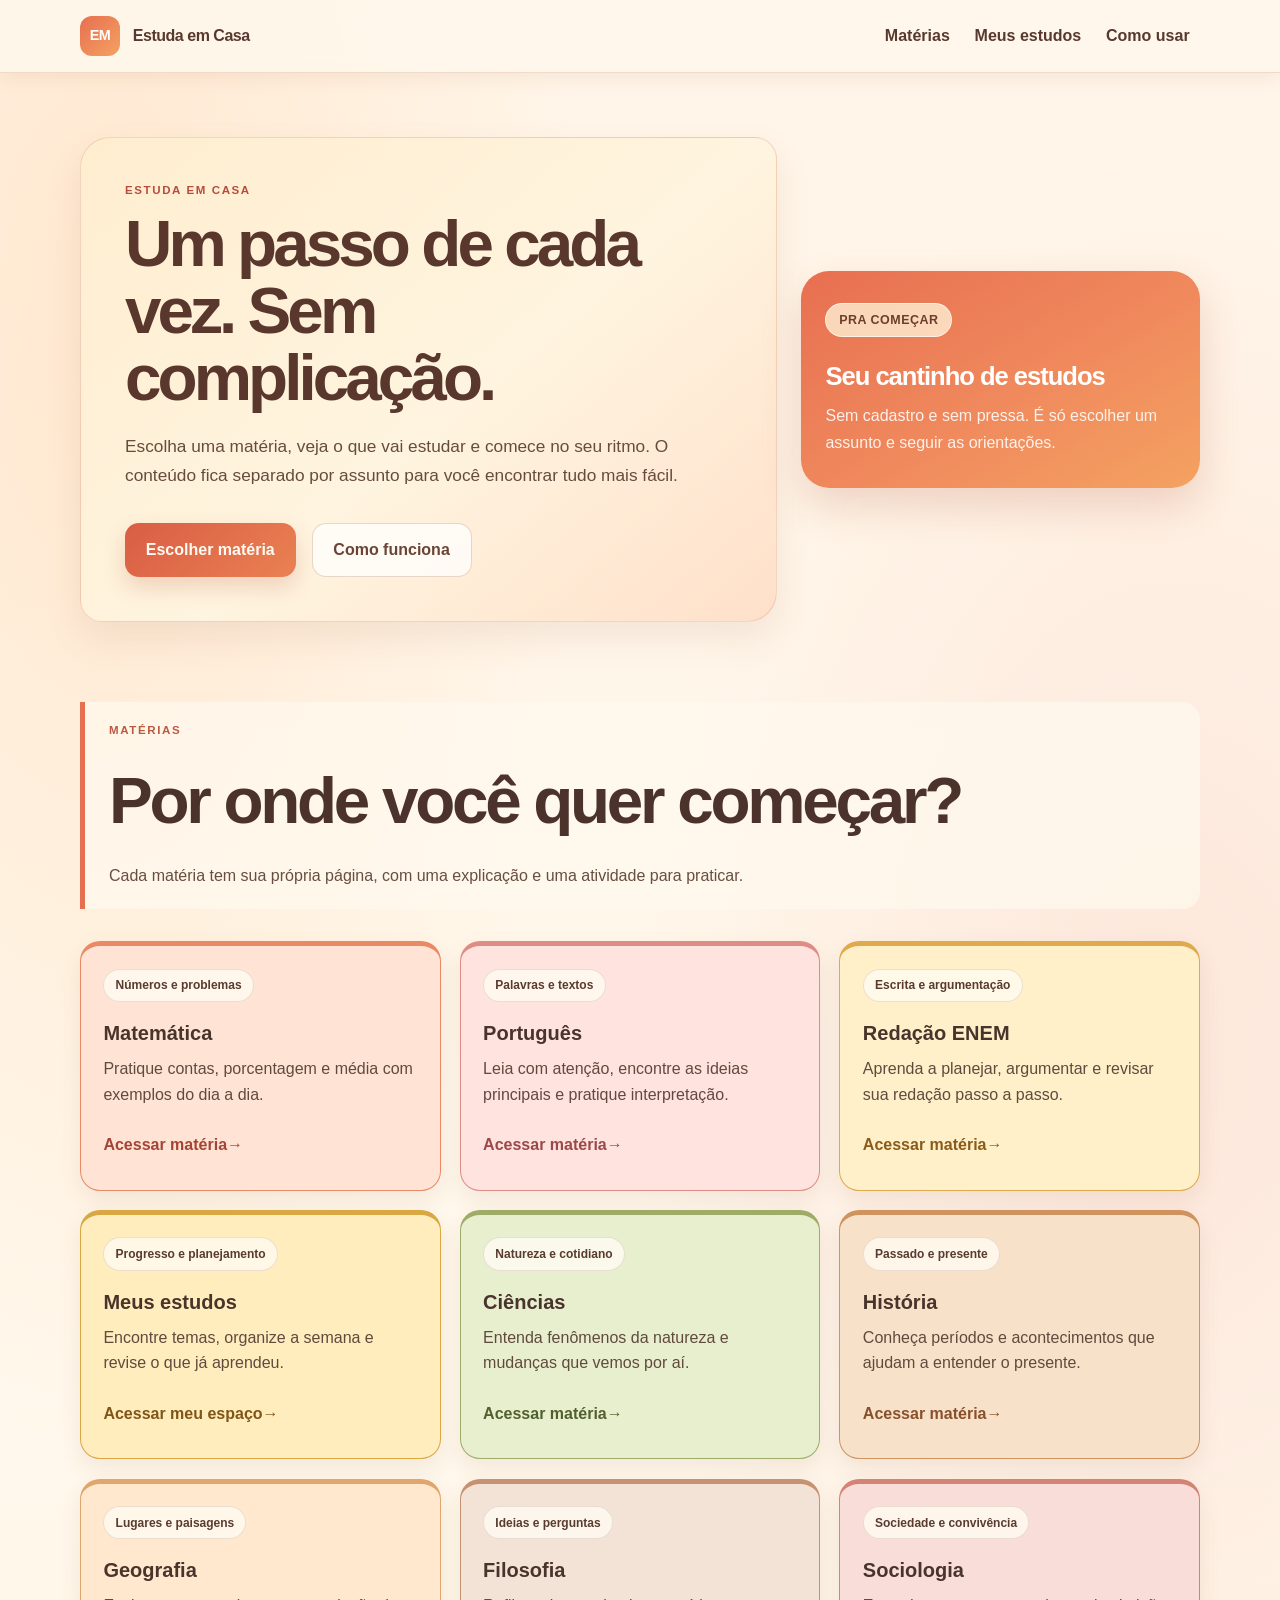
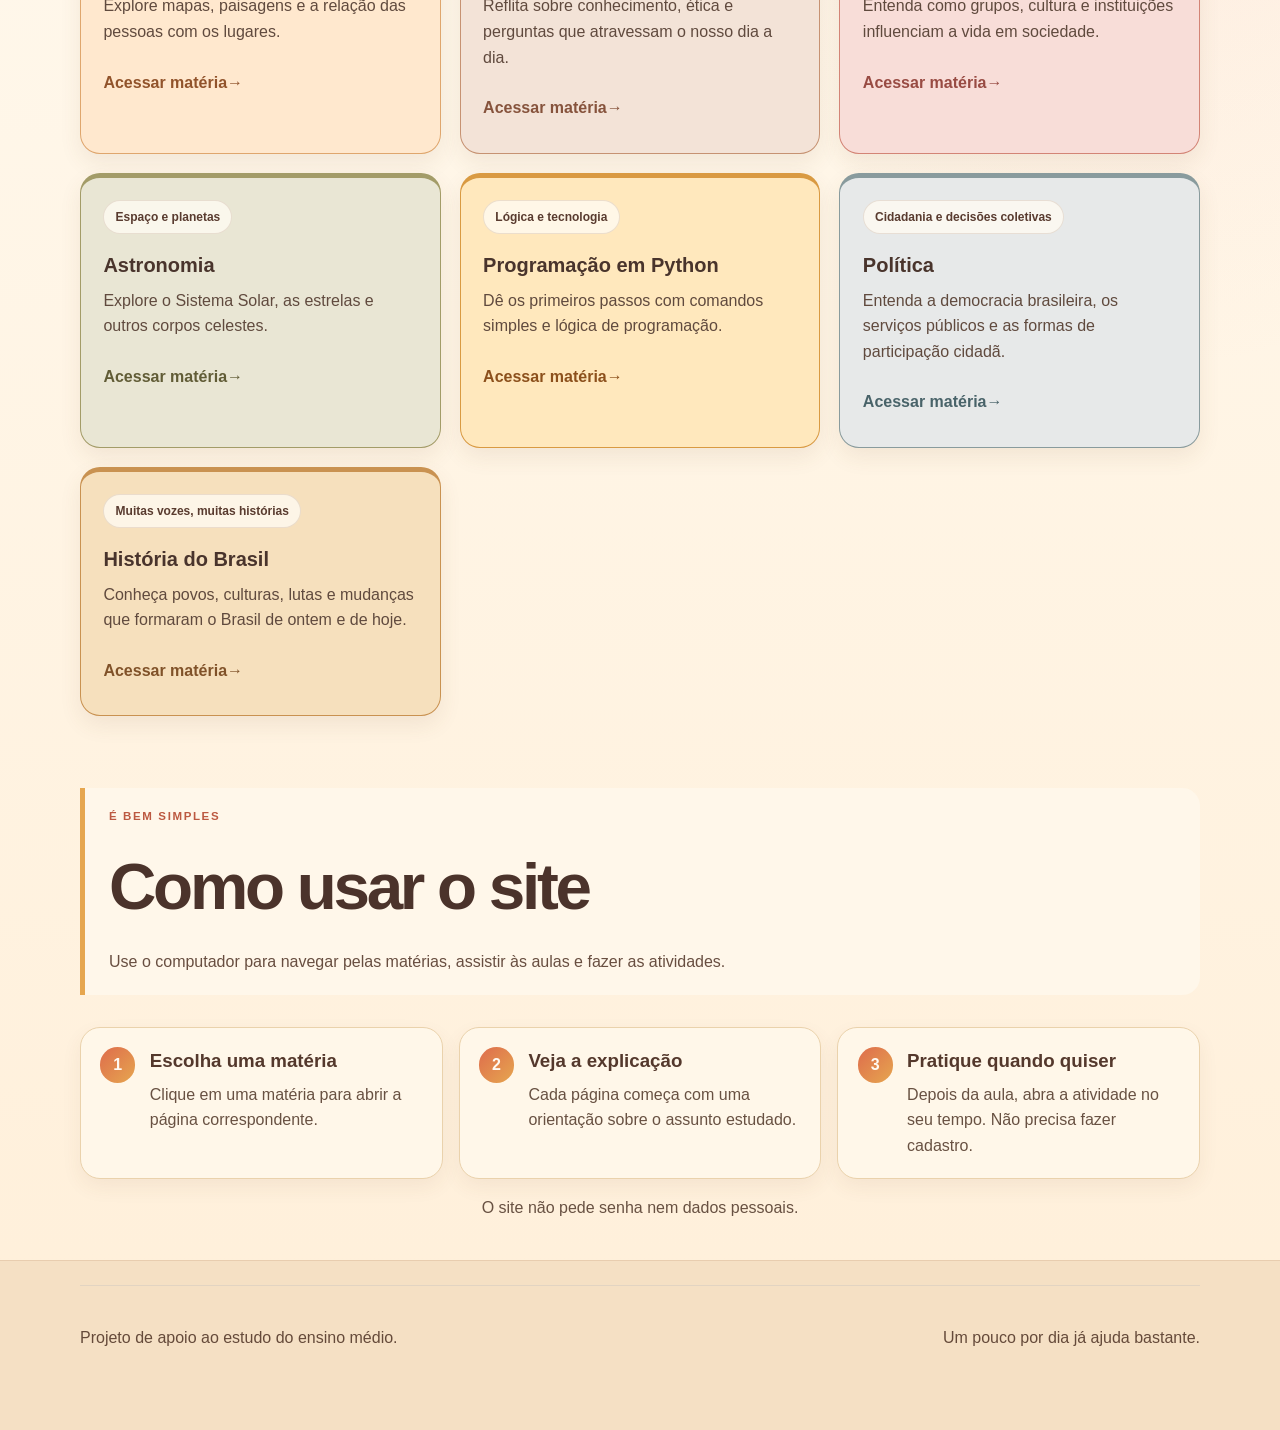
<file: index.html>
<!DOCTYPE html>
<html lang="pt-BR">
  <head>
    <meta charset="UTF-8" />
    <meta name="viewport" content="width=device-width, initial-scale=1, viewport-fit=cover" />
    <title>Estuda em Casa | Ensino Médio</title>
    <meta
      name="description"
    content="Aulas e atividades de matemática, português, redação para o ENEM, ciências, história, história do Brasil, política, geografia, filosofia, sociologia, astronomia e programação em Python."
    />
    <meta
      http-equiv="Content-Security-Policy"
      content="default-src 'self'; base-uri 'self'; object-src 'none'; form-action 'self'; script-src 'self'; style-src 'self'; img-src 'self' data:; connect-src 'none'"
    />
    <link rel="stylesheet" href="styles.css" />
    <link rel="stylesheet" href="inicio.css" />
  </head>
  <body class="home-page">
    <header class="topbar">
      <div class="container nav">
        <div class="brand">
          <span class="brand-mark">EM</span>
          <span>Estuda em Casa</span>
        </div>
        <button class="nav-menu-toggle" type="button" aria-label="Abrir menu de navegação" aria-expanded="false" aria-controls="primary-navigation">
          <span></span><span></span><span></span>
        </button>
        <nav class="nav-links" id="primary-navigation" aria-label="Menu principal">
          <a href="#materias">Matérias</a>
          <a href="meus-estudos.html">Meus estudos</a>
          <a href="#como-usar">Como usar</a>
        </nav>
      </div>
    </header>

    <main>
      <section class="hero container">
        <div class="hero-copy">
          <p class="eyebrow">Estuda em Casa</p>
          <h1>Um passo de cada vez. Sem complicação.</h1>
          <p class="lead">
            Escolha uma matéria, veja o que vai estudar e comece no seu ritmo.
            O conteúdo fica separado por assunto para você encontrar tudo mais fácil.
          </p>
          <div class="hero-actions">
            <a class="primary-btn" href="#materias">Escolher matéria</a>
            <a class="ghost-btn" href="#como-usar">Como funciona</a>
          </div>
        </div>

        <div class="hero-card welcome-card">
          <div class="score-pill">Pra começar</div>
          <h2>Seu cantinho de estudos</h2>
          <p>Sem cadastro e sem pressa. É só escolher um assunto e seguir as orientações.</p>
        </div>
      </section>

      <section id="materias" class="container section">
        <div class="section-heading">
          <p class="eyebrow">Matérias</p>
          <h2>Por onde você quer começar?</h2>
          <p class="section-intro">Cada matéria tem sua própria página, com uma explicação e uma atividade para praticar.</p>
        </div>

        <div class="subject-grid subject-grid-home">
          <a class="subject-card math" href="matematica.html">
            <span class="subject-tag">Números e problemas</span>
            <h3>Matemática</h3>
            <p>Pratique contas, porcentagem e média com exemplos do dia a dia.</p>
            <span class="card-link">Acessar matéria <span aria-hidden="true">→</span></span>
          </a>

          <a class="subject-card language" href="portugues.html">
            <span class="subject-tag">Palavras e textos</span>
            <h3>Português</h3>
            <p>Leia com atenção, encontre as ideias principais e pratique interpretação.</p>
            <span class="card-link">Acessar matéria <span aria-hidden="true">→</span></span>
          </a>

          <a class="subject-card essay-card" href="redacao-enem.html">
            <span class="subject-tag">Escrita e argumentação</span>
            <h3>Redação ENEM</h3>
            <p>Aprenda a planejar, argumentar e revisar sua redação passo a passo.</p>
            <span class="card-link">Acessar matéria <span aria-hidden="true">→</span></span>
          </a>

          <a class="subject-card study-hub-card" href="meus-estudos.html">
            <span class="subject-tag">Progresso e planejamento</span>
            <h3>Meus estudos</h3>
            <p>Encontre temas, organize a semana e revise o que já aprendeu.</p>
            <span class="card-link">Acessar meu espaço <span aria-hidden="true">→</span></span>
          </a>

          <a class="subject-card science" href="ciencias.html">
            <span class="subject-tag">Natureza e cotidiano</span>
            <h3>Ciências</h3>
            <p>Entenda fenômenos da natureza e mudanças que vemos por aí.</p>
            <span class="card-link">Acessar matéria <span aria-hidden="true">→</span></span>
          </a>

          <a class="subject-card history" href="historia.html">
            <span class="subject-tag">Passado e presente</span>
            <h3>História</h3>
            <p>Conheça períodos e acontecimentos que ajudam a entender o presente.</p>
            <span class="card-link">Acessar matéria <span aria-hidden="true">→</span></span>
          </a>

          <a class="subject-card language" href="geografia.html">
            <span class="subject-tag">Lugares e paisagens</span>
            <h3>Geografia</h3>
            <p>Explore mapas, paisagens e a relação das pessoas com os lugares.</p>
            <span class="card-link">Acessar matéria <span aria-hidden="true">→</span></span>
          </a>

          <a class="subject-card history" href="filosofia.html">
            <span class="subject-tag">Ideias e perguntas</span>
            <h3>Filosofia</h3>
            <p>Reflita sobre conhecimento, ética e perguntas que atravessam o nosso dia a dia.</p>
            <span class="card-link">Acessar matéria <span aria-hidden="true">→</span></span>
          </a>

          <a class="subject-card science" href="sociologia.html">
            <span class="subject-tag">Sociedade e convivência</span>
            <h3>Sociologia</h3>
            <p>Entenda como grupos, cultura e instituições influenciam a vida em sociedade.</p>
            <span class="card-link">Acessar matéria <span aria-hidden="true">→</span></span>
          </a>

          <a class="subject-card language" href="astronomia.html">
            <span class="subject-tag">Espaço e planetas</span>
            <h3>Astronomia</h3>
            <p>Explore o Sistema Solar, as estrelas e outros corpos celestes.</p>
            <span class="card-link">Acessar matéria <span aria-hidden="true">→</span></span>
          </a>

          <a class="subject-card math" href="programacao-python.html">
            <span class="subject-tag">Lógica e tecnologia</span>
            <h3>Programação em Python</h3>
            <p>Dê os primeiros passos com comandos simples e lógica de programação.</p>
            <span class="card-link">Acessar matéria <span aria-hidden="true">→</span></span>
          </a>

          <a class="subject-card politics" href="politica.html">
            <span class="subject-tag">Cidadania e decisões coletivas</span>
            <h3>Política</h3>
            <p>Entenda a democracia brasileira, os serviços públicos e as formas de participação cidadã.</p>
            <span class="card-link">Acessar matéria <span aria-hidden="true">→</span></span>
          </a>

          <a class="subject-card brazil-history" href="historia-do-brasil.html">
            <span class="subject-tag">Muitas vozes, muitas histórias</span>
            <h3>História do Brasil</h3>
            <p>Conheça povos, culturas, lutas e mudanças que formaram o Brasil de ontem e de hoje.</p>
            <span class="card-link">Acessar matéria <span aria-hidden="true">→</span></span>
          </a>
        </div>
      </section>

      <section id="como-usar" class="container section how-to-section">
        <div class="section-heading">
          <p class="eyebrow">É bem simples</p>
          <h2>Como usar o site</h2>
          <p class="section-intro">Use o computador para navegar pelas matérias, assistir às aulas e fazer as atividades.</p>
        </div>

        <div class="steps-grid">
          <article class="step-card">
            <span class="step-number">1</span>
            <div>
              <h3>Escolha uma matéria</h3>
              <p>Clique em uma matéria para abrir a página correspondente.</p>
            </div>
          </article>
          <article class="step-card">
            <span class="step-number">2</span>
            <div>
              <h3>Veja a explicação</h3>
              <p>Cada página começa com uma orientação sobre o assunto estudado.</p>
            </div>
          </article>
          <article class="step-card">
            <span class="step-number">3</span>
            <div>
              <h3>Pratique quando quiser</h3>
              <p>Depois da aula, abra a atividade no seu tempo. Não precisa fazer cadastro.</p>
            </div>
          </article>
        </div>
        <p class="privacy-note">O site não pede senha nem dados pessoais.</p>
      </section>
    </main>

    <footer class="footer">
      <div class="container footer-inner">
        <p>Projeto de apoio ao estudo do ensino médio.</p>
        <p>Um pouco por dia já ajuda bastante.</p>
      </div>
    </footer>
    <script src="atividade.js" defer></script>
    <script src="estudos.js" defer></script>
    <script src="mobile-nav.js" defer></script>
  </body>
</html>
</file>
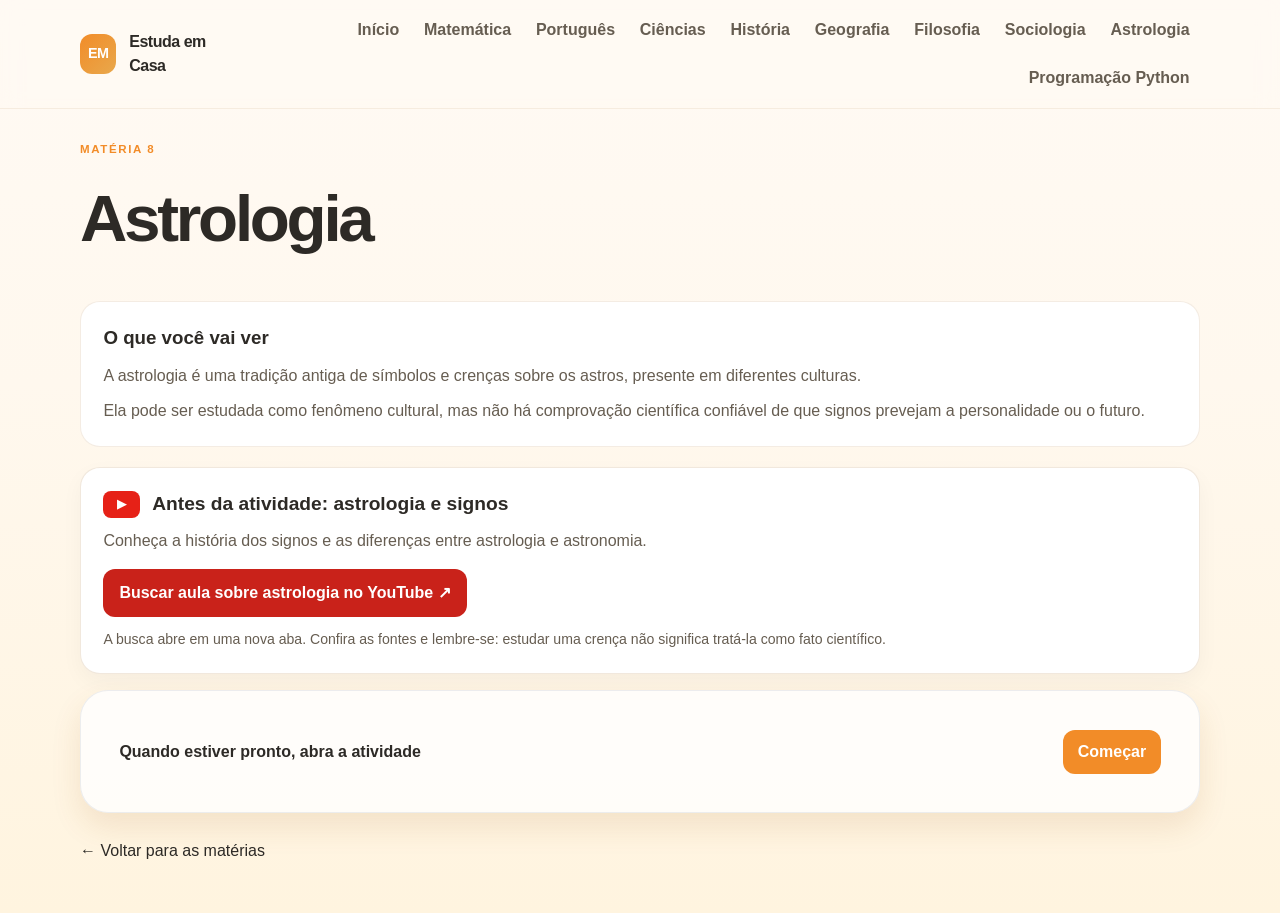
<file: astrologia.html>
<!DOCTYPE html>
<html lang="pt-BR">
  <head>
    <meta charset="UTF-8" />
    <meta name="viewport" content="width=device-width, initial-scale=1.0" />
    <title>Astrologia | Estuda em Casa</title>
    <meta
      http-equiv="Content-Security-Policy"
      content="default-src 'self'; base-uri 'self'; object-src 'none'; form-action 'self'; script-src 'self'; style-src 'self'; img-src 'self' data:; connect-src 'none'"
    />
    <link rel="stylesheet" href="styles.css" />
  </head>
  <body>
    <header class="topbar">
      <div class="container nav">
        <div class="brand">
          <span class="brand-mark">EM</span>
          <span>Estuda em Casa</span>
        </div>
        <nav class="nav-links" aria-label="Menu principal">
          <a href="index.html">Início</a>
          <a href="matematica.html">Matemática</a>
          <a href="portugues.html">Português</a>
          <a href="ciencias.html">Ciências</a>
          <a href="historia.html">História</a>
          <a href="geografia.html">Geografia</a>
          <a href="filosofia.html">Filosofia</a>
          <a href="sociologia.html">Sociologia</a>
          <a href="astrologia.html">Astrologia</a>
          <a href="programacao-python.html">Programação Python</a>
        </nav>
      </div>
    </header>

    <main class="container section">
      <div class="section-heading">
        <p class="eyebrow">Matéria 8</p>
        <h2>Astrologia</h2>
      </div>

      <section class="subject-intro">
        <h3>O que você vai ver</h3>
        <p>A astrologia é uma tradição antiga de símbolos e crenças sobre os astros, presente em diferentes culturas.</p>
        <p>Ela pode ser estudada como fenômeno cultural, mas não há comprovação científica confiável de que signos prevejam a personalidade ou o futuro.</p>
      </section>

      <section class="lesson-card" aria-labelledby="lesson-title">
        <div class="lesson-heading">
          <span class="youtube-mark" aria-hidden="true">▶</span>
          <h3 id="lesson-title">Antes da atividade: astrologia e signos</h3>
        </div>
        <p>Conheça a história dos signos e as diferenças entre astrologia e astronomia.</p>
        <a
          class="lesson-link"
          href="https://www.youtube.com/results?search_query=hist%C3%B3ria+da+astrologia+signos+astrologia+e+astronomia"
          target="_blank"
          rel="noopener noreferrer"
        >Buscar aula sobre astrologia no YouTube ↗</a>
        <p class="lesson-note">A busca abre em uma nova aba. Confira as fontes e lembre-se: estudar uma crença não significa tratá-la como fato científico.</p>
      </section>

      <details class="challenge-panel wide-panel activity-details" data-correct-message="Isso aí! A astrologia pode ser estudada como tradição cultural, mas não tem comprovação científica confiável para prever personalidade ou acontecimentos.">
        <summary class="activity-summary">
          <span>Quando estiver pronto, abra a atividade</span>
          <span class="summary-action">Começar</span>
        </summary>
        <div class="activity-content">
          <h3>Astrologia e conhecimento</h3>
          <p class="challenge-text">Qual afirmação diferencia melhor a astrologia da ciência?</p>
          <div class="answer-grid single-grid">
            <button class="answer-btn" type="button" data-correct="false">Astrologia e astronomia são a mesma coisa.</button>
            <button class="answer-btn" type="button" data-correct="true">Astrologia é uma tradição de crenças, sem comprovação científica confiável para prever o futuro.</button>
            <button class="answer-btn" type="button" data-correct="false">Os signos determinam cientificamente as escolhas de todas as pessoas.</button>
            <button class="answer-btn" type="button" data-correct="false">A ciência confirma previsões diárias feitas pelos signos.</button>
          </div>
          <p class="challenge-result" aria-live="polite"></p>
        </div>
      </details>
      <a class="back-link" href="index.html#materias">← Voltar para as matérias</a>
    </main>

    <script src="atividade.js" defer></script>
  </body>
</html>
</file>
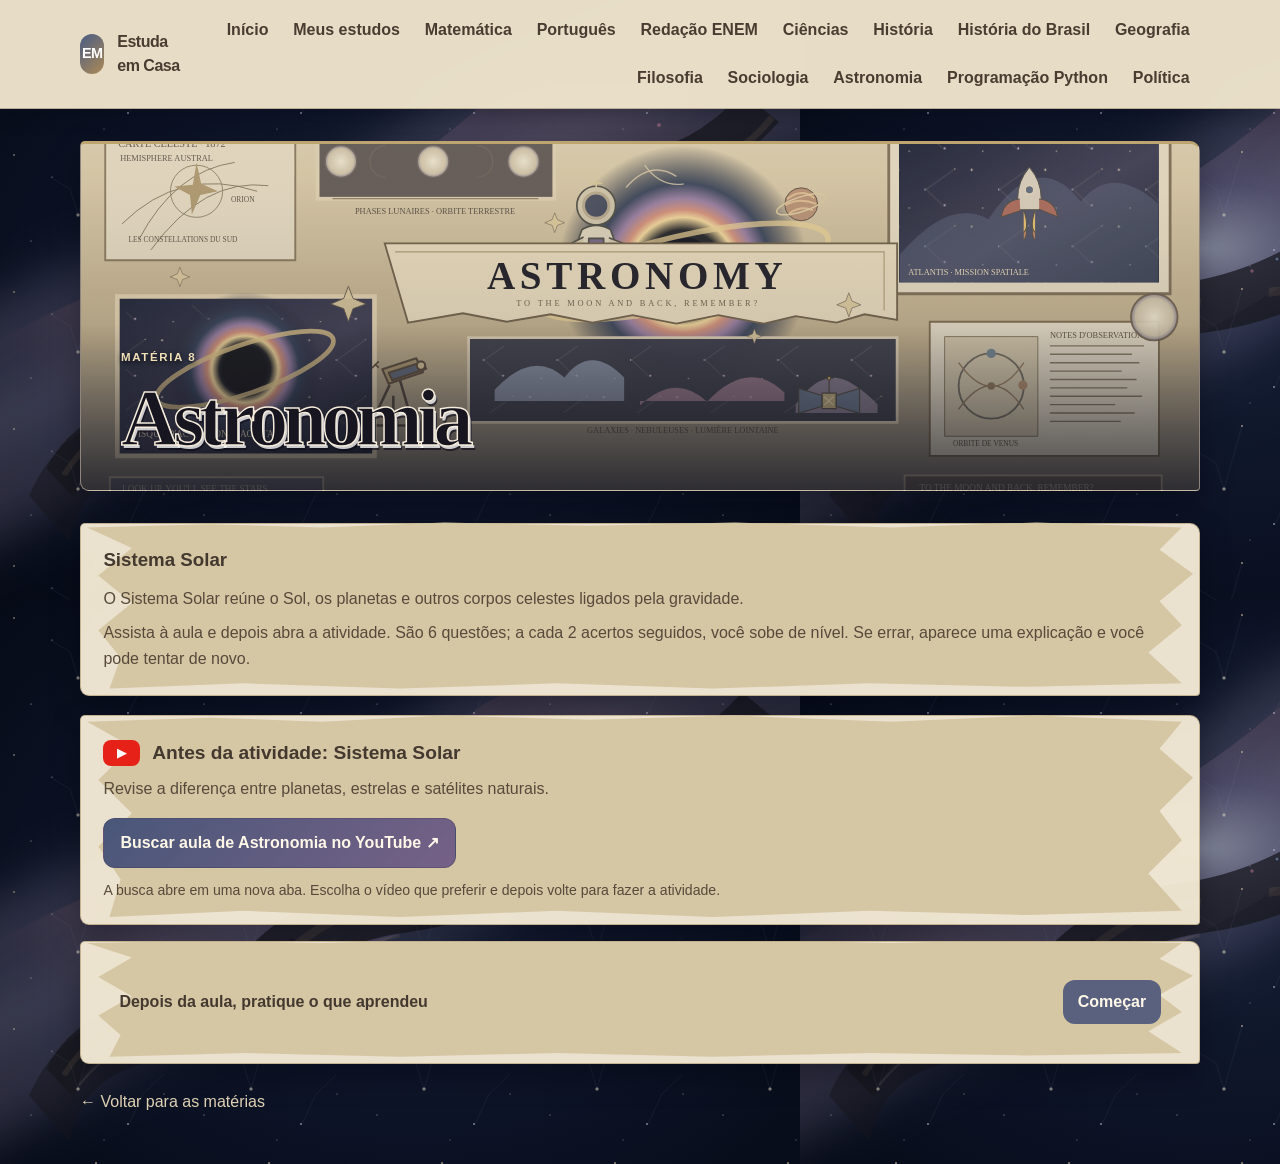
<file: astronomia.html>
<!DOCTYPE html>
<html lang="pt-BR">
  <head>
    <meta charset="UTF-8" />
    <meta name="viewport" content="width=device-width, initial-scale=1, viewport-fit=cover" />
    <title>Astronomia | Estuda em Casa</title>
    <meta
      http-equiv="Content-Security-Policy"
      content="default-src 'self'; base-uri 'self'; object-src 'none'; form-action 'self'; script-src 'self'; style-src 'self'; img-src 'self' data:; connect-src 'self'"
    />
    <link rel="stylesheet" href="styles.css" />
    <link rel="stylesheet" href="astronomia.css" />
  </head>
  <body class="astronomy-page">
    <header class="topbar">
      <div class="container nav">
        <div class="brand">
          <span class="brand-mark">EM</span>
          <span>Estuda em Casa</span>
        </div>
        <button class="nav-menu-toggle" type="button" aria-label="Abrir menu de navegação" aria-expanded="false" aria-controls="primary-navigation">
          <span></span><span></span><span></span>
        </button>
        <nav class="nav-links" id="primary-navigation" aria-label="Menu principal">
          <a href="index.html">Início</a>
          <a href="meus-estudos.html">Meus estudos</a>
          <a href="matematica.html">Matemática</a>
          <a href="portugues.html">Português</a>
          <a href="redacao-enem.html">Redação ENEM</a>
          <a href="ciencias.html">Ciências</a>
          <a href="historia.html">História</a>
          <a href="historia-do-brasil.html">História do Brasil</a>
          <a href="geografia.html">Geografia</a>
          <a href="filosofia.html">Filosofia</a>
          <a href="sociologia.html">Sociologia</a>
          <a href="astronomia.html">Astronomia</a>
          <a href="programacao-python.html">Programação Python</a>
          <a href="politica.html">Política</a>
        </nav>
      </div>
    </header>

    <main class="container section">
      <div class="section-heading">
        <p class="eyebrow">Matéria 8</p>
        <h2>Astronomia</h2>
      </div>

      <section class="subject-intro">
        <h3 class="topic-title"></h3>
        <p class="topic-overview"></p>
        <p class="topic-directions"></p>
      </section>

      <section class="lesson-card" aria-labelledby="lesson-title">
        <div class="lesson-heading">
          <span class="youtube-mark" aria-hidden="true">▶</span>
          <h3 class="lesson-title" id="lesson-title"></h3>
        </div>
        <p class="lesson-description"></p>
        <a
          class="lesson-link"
          href="https://www.youtube.com/results?search_query=astronomia+Sistema+Solar+planetas+aula+ensino+m%C3%A9dio"
          target="_blank"
          rel="noopener noreferrer"
        ></a>
        <p class="lesson-note">A busca abre em uma nova aba. Escolha o vídeo que preferir e depois volte para fazer a atividade.</p>
      </section>

      <details class="challenge-panel wide-panel activity-details" data-subject="astronomia" data-correct-message="Isso aí! A Terra é um planeta que orbita o Sol, uma estrela.">
        <summary class="activity-summary">
          <span class="activity-summary-label">Depois da aula, pratique o que aprendeu</span>
          <span class="summary-action">Começar</span>
        </summary>
        <div class="activity-content">
          <p class="activity-instructions"></p>
          <p class="activity-status" aria-live="polite"></p>
          <div class="progress-track" aria-hidden="true"><span class="progress-fill"></span></div>
          <h3 class="question-prompt"></h3>
          <div class="answer-grid single-grid question-options"></div>
          <p class="challenge-result" aria-live="polite"></p>
          <button class="primary-btn quiz-continue" type="button" hidden></button>
        </div>
      </details>
      <a class="back-link" href="index.html#materias">← Voltar para as matérias</a>
    </main>

    <script src="catalogo-dados.js" defer></script>
    <script src="atividade.js" defer></script>
    <script src="estudos.js" defer></script>
    <script src="mobile-nav.js" defer></script>
  </body>
</html>
</file>
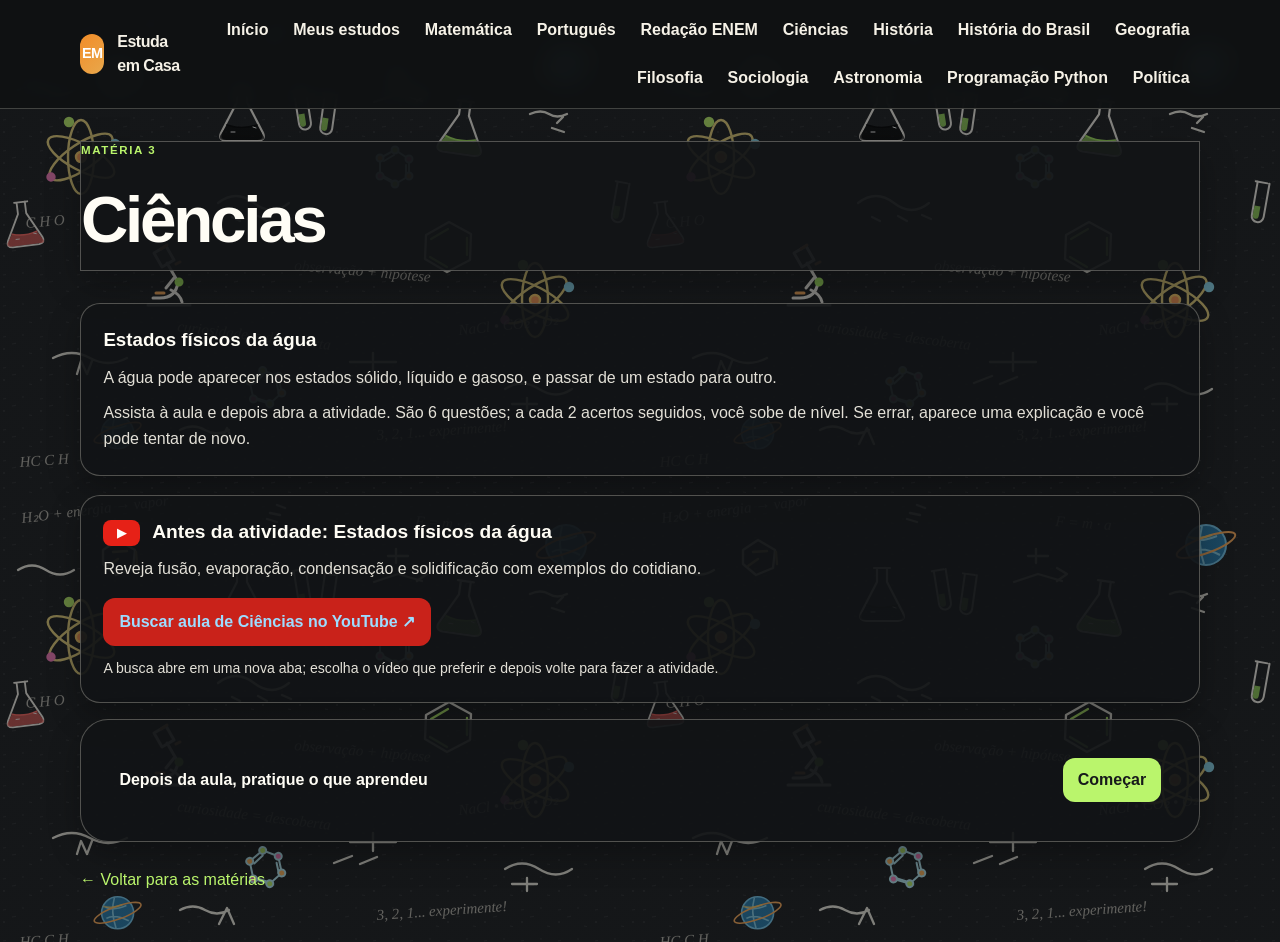
<file: ciencias.html>
<!DOCTYPE html>
<html lang="pt-BR">
  <head>
    <meta charset="UTF-8" />
    <meta name="viewport" content="width=device-width, initial-scale=1, viewport-fit=cover" />
    <title>Atividade 3 | Ciências</title>
    <meta
      http-equiv="Content-Security-Policy"
      content="default-src 'self'; base-uri 'self'; object-src 'none'; form-action 'self'; script-src 'self'; style-src 'self'; img-src 'self' data:; connect-src 'self'"
    />
    <link rel="stylesheet" href="styles.css" />
    <link rel="stylesheet" href="ciencias.css" />
  </head>
  <body class="science-page">
    <header class="topbar">
      <div class="container nav">
        <div class="brand">
          <span class="brand-mark">EM</span>
          <span>Estuda em Casa</span>
        </div>
        <button class="nav-menu-toggle" type="button" aria-label="Abrir menu de navegação" aria-expanded="false" aria-controls="primary-navigation">
          <span></span><span></span><span></span>
        </button>
        <nav class="nav-links" id="primary-navigation" aria-label="Menu principal">
          <a href="index.html">Início</a>
          <a href="meus-estudos.html">Meus estudos</a>
          <a href="matematica.html">Matemática</a>
          <a href="portugues.html">Português</a>
          <a href="redacao-enem.html">Redação ENEM</a>
          <a href="ciencias.html">Ciências</a>
          <a href="historia.html">História</a>
          <a href="historia-do-brasil.html">História do Brasil</a>
          <a href="geografia.html">Geografia</a>
          <a href="filosofia.html">Filosofia</a>
          <a href="sociologia.html">Sociologia</a>
          <a href="astronomia.html">Astronomia</a>
          <a href="programacao-python.html">Programação Python</a>
          <a href="politica.html">Política</a>
        </nav>
      </div>
    </header>

    <main class="container section">
      <div class="section-heading">
        <p class="eyebrow">Matéria 3</p>
        <h2>Ciências</h2>
      </div>

      <section class="subject-intro">
        <h3 class="topic-title"></h3>
        <p class="topic-overview"></p>
        <p class="topic-directions"></p>
      </section>

      <section class="lesson-card" aria-labelledby="lesson-title">
        <div class="lesson-heading">
          <span class="youtube-mark" aria-hidden="true">▶</span>
          <h3 class="lesson-title" id="lesson-title"></h3>
        </div>
        <p class="lesson-description"></p>
        <a
          class="lesson-link"
          href="https://www.youtube.com/results?search_query=estados+f%C3%ADsicos+da+%C3%A1gua+evapora%C3%A7%C3%A3o+aula+ci%C3%AAncias"
          target="_blank"
          rel="noopener noreferrer"
        ></a>
        <p class="lesson-note">A busca abre em uma nova aba; escolha o vídeo que preferir e depois volte para fazer a atividade.</p>
      </section>

      <details class="challenge-panel wide-panel activity-details" data-subject="ciencias">
        <summary class="activity-summary">
          <span class="activity-summary-label">Depois da aula, pratique o que aprendeu</span>
          <span class="summary-action">Começar</span>
        </summary>
        <div class="activity-content">
          <p class="activity-instructions"></p>
          <p class="activity-status" aria-live="polite"></p>
          <div class="progress-track" aria-hidden="true"><span class="progress-fill"></span></div>
          <h3 class="question-prompt"></h3>
          <div class="answer-grid single-grid question-options"></div>
          <p class="challenge-result" aria-live="polite"></p>
          <button class="primary-btn quiz-continue" type="button" hidden></button>
        </div>
      </details>
      <a class="back-link" href="index.html#materias">← Voltar para as matérias</a>
    </main>

    <script src="catalogo-dados.js" defer></script>
    <script src="atividade.js" defer></script>
    <script src="estudos.js" defer></script>
    <script src="mobile-nav.js" defer></script>
  </body>
</html>
</file>
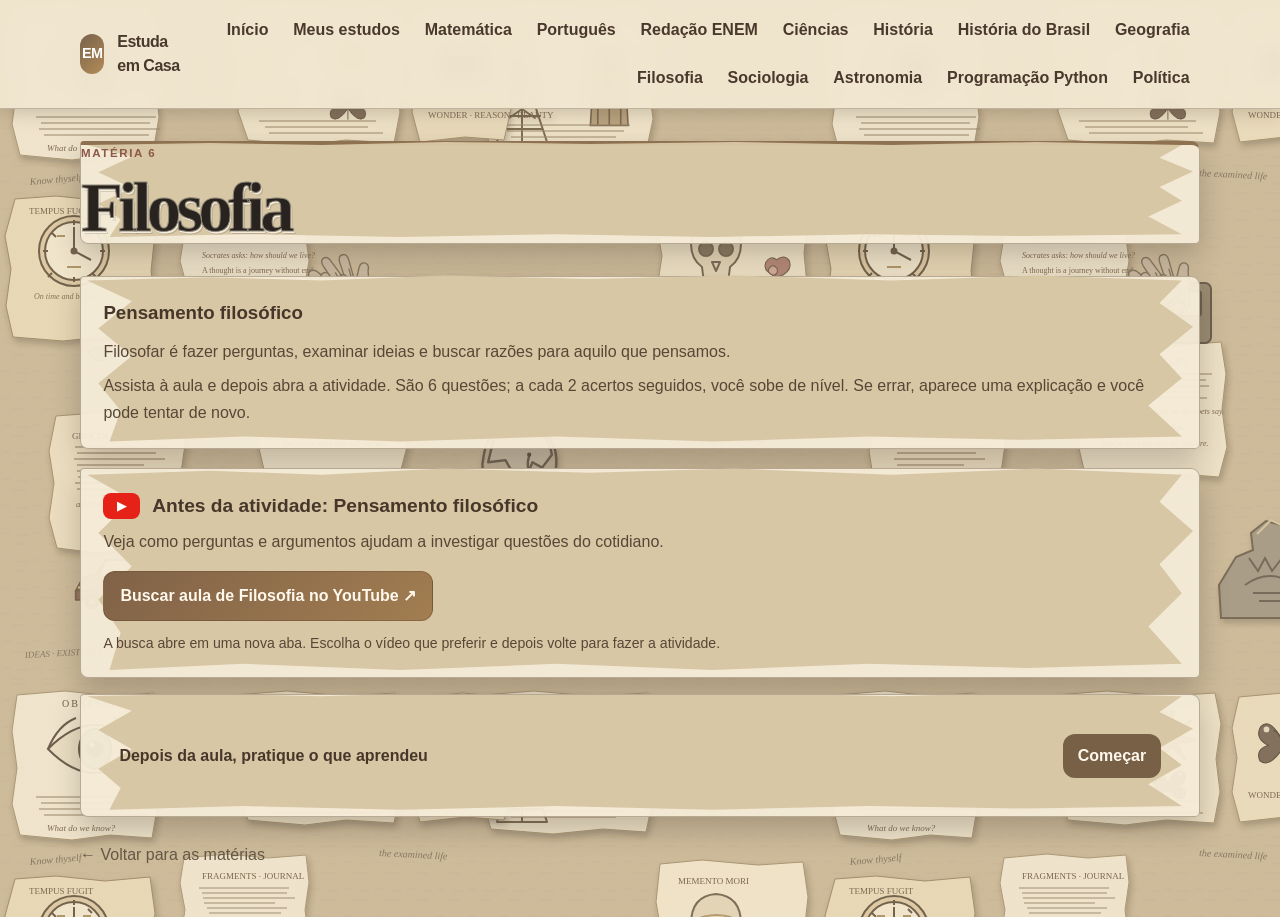
<file: filosofia.html>
<!DOCTYPE html>
<html lang="pt-BR">
  <head>
    <meta charset="UTF-8" />
    <meta name="viewport" content="width=device-width, initial-scale=1, viewport-fit=cover" />
    <title>Filosofia | Estuda em Casa</title>
    <meta
      http-equiv="Content-Security-Policy"
      content="default-src 'self'; base-uri 'self'; object-src 'none'; form-action 'self'; script-src 'self'; style-src 'self'; img-src 'self' data:; connect-src 'self'"
    />
    <link rel="stylesheet" href="styles.css" />
    <link rel="stylesheet" href="filosofia.css" />
  </head>
  <body class="philosophy-page">
    <header class="topbar">
      <div class="container nav">
        <div class="brand">
          <span class="brand-mark">EM</span>
          <span>Estuda em Casa</span>
        </div>
        <button class="nav-menu-toggle" type="button" aria-label="Abrir menu de navegação" aria-expanded="false" aria-controls="primary-navigation">
          <span></span><span></span><span></span>
        </button>
        <nav class="nav-links" id="primary-navigation" aria-label="Menu principal">
          <a href="index.html">Início</a>
          <a href="meus-estudos.html">Meus estudos</a>
          <a href="matematica.html">Matemática</a>
          <a href="portugues.html">Português</a>
          <a href="redacao-enem.html">Redação ENEM</a>
          <a href="ciencias.html">Ciências</a>
          <a href="historia.html">História</a>
          <a href="historia-do-brasil.html">História do Brasil</a>
          <a href="geografia.html">Geografia</a>
          <a href="filosofia.html">Filosofia</a>
          <a href="sociologia.html">Sociologia</a>
          <a href="astronomia.html">Astronomia</a>
          <a href="programacao-python.html">Programação Python</a>
          <a href="politica.html">Política</a>
        </nav>
      </div>
    </header>

    <main class="container section">
      <div class="section-heading">
        <p class="eyebrow">Matéria 6</p>
        <h2>Filosofia</h2>
      </div>

      <section class="subject-intro">
        <h3 class="topic-title"></h3>
        <p class="topic-overview"></p>
        <p class="topic-directions"></p>
      </section>

      <section class="lesson-card" aria-labelledby="lesson-title">
        <div class="lesson-heading">
          <span class="youtube-mark" aria-hidden="true">▶</span>
          <h3 class="lesson-title" id="lesson-title"></h3>
        </div>
        <p class="lesson-description"></p>
        <a
          class="lesson-link"
          href="https://www.youtube.com/results?search_query=introdu%C3%A7%C3%A3o+%C3%A0+filosofia+aula+ensino+m%C3%A9dio"
          target="_blank"
          rel="noopener noreferrer"
        ></a>
        <p class="lesson-note">A busca abre em uma nova aba. Escolha o vídeo que preferir e depois volte para fazer a atividade.</p>
      </section>

      <details class="challenge-panel wide-panel activity-details" data-subject="filosofia" data-correct-message="Isso aí! A Filosofia usa perguntas e argumentos para examinar ideias e buscar conhecimento.">
        <summary class="activity-summary">
          <span class="activity-summary-label">Depois da aula, pratique o que aprendeu</span>
          <span class="summary-action">Começar</span>
        </summary>
        <div class="activity-content">
          <p class="activity-instructions"></p>
          <p class="activity-status" aria-live="polite"></p>
          <div class="progress-track" aria-hidden="true"><span class="progress-fill"></span></div>
          <h3 class="question-prompt"></h3>
          <div class="answer-grid single-grid question-options"></div>
          <p class="challenge-result" aria-live="polite"></p>
          <button class="primary-btn quiz-continue" type="button" hidden></button>
        </div>
      </details>
      <a class="back-link" href="index.html#materias">← Voltar para as matérias</a>
    </main>

    <script src="catalogo-dados.js" defer></script>
    <script src="atividade.js" defer></script>
    <script src="estudos.js" defer></script>
    <script src="mobile-nav.js" defer></script>
  </body>
</html>
</file>
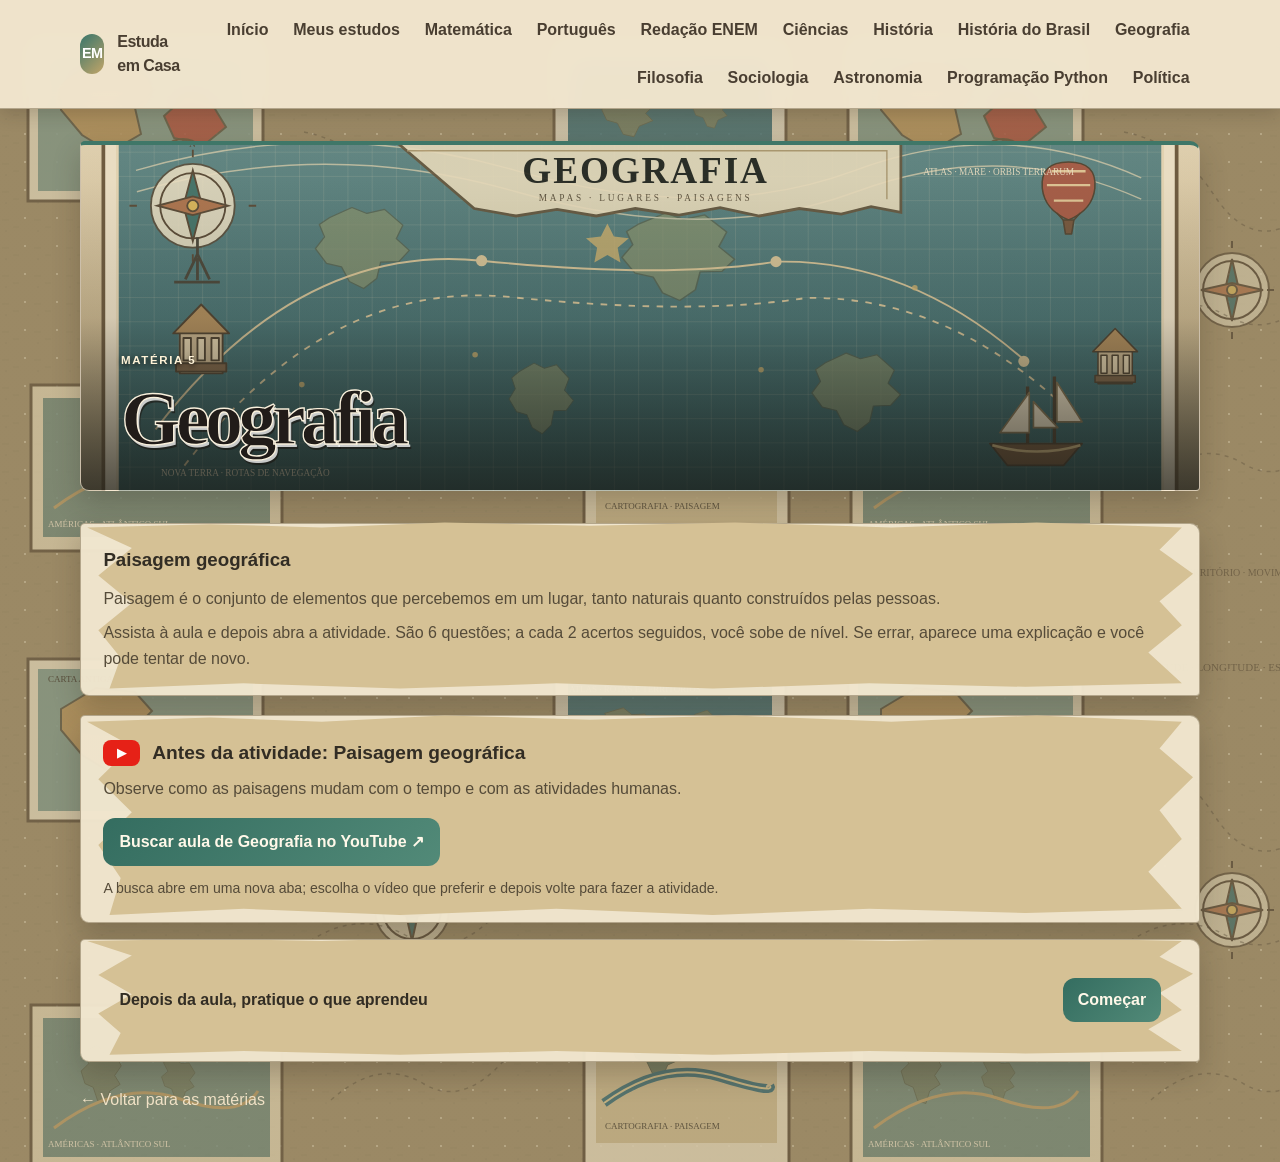
<file: geografia.html>
<!DOCTYPE html>
<html lang="pt-BR">
  <head>
    <meta charset="UTF-8" />
    <meta name="viewport" content="width=device-width, initial-scale=1, viewport-fit=cover" />
    <title>Atividade 5 | Geografia</title>
    <meta
      http-equiv="Content-Security-Policy"
      content="default-src 'self'; base-uri 'self'; object-src 'none'; form-action 'self'; script-src 'self'; style-src 'self'; img-src 'self' data:; connect-src 'self'"
    />
    <link rel="stylesheet" href="styles.css" />
    <link rel="stylesheet" href="humanas-temas.css" />
  </head>
  <body class="geography-page">
    <header class="topbar">
      <div class="container nav">
        <div class="brand">
          <span class="brand-mark">EM</span>
          <span>Estuda em Casa</span>
        </div>
        <button class="nav-menu-toggle" type="button" aria-label="Abrir menu de navegação" aria-expanded="false" aria-controls="primary-navigation">
          <span></span><span></span><span></span>
        </button>
        <nav class="nav-links" id="primary-navigation" aria-label="Menu principal">
          <a href="index.html">Início</a>
          <a href="meus-estudos.html">Meus estudos</a>
          <a href="matematica.html">Matemática</a>
          <a href="portugues.html">Português</a>
          <a href="redacao-enem.html">Redação ENEM</a>
          <a href="ciencias.html">Ciências</a>
          <a href="historia.html">História</a>
          <a href="historia-do-brasil.html">História do Brasil</a>
          <a href="geografia.html">Geografia</a>
          <a href="filosofia.html">Filosofia</a>
          <a href="sociologia.html">Sociologia</a>
          <a href="astronomia.html">Astronomia</a>
          <a href="programacao-python.html">Programação Python</a>
          <a href="politica.html">Política</a>
        </nav>
      </div>
    </header>

    <main class="container section">
      <div class="section-heading">
        <p class="eyebrow">Matéria 5</p>
        <h2>Geografia</h2>
      </div>

      <section class="subject-intro">
        <h3 class="topic-title"></h3>
        <p class="topic-overview"></p>
        <p class="topic-directions"></p>
      </section>

      <section class="lesson-card" aria-labelledby="lesson-title">
        <div class="lesson-heading">
          <span class="youtube-mark" aria-hidden="true">▶</span>
          <h3 class="lesson-title" id="lesson-title"></h3>
        </div>
        <p class="lesson-description"></p>
        <a
          class="lesson-link"
          href="https://www.youtube.com/results?search_query=paisagem+geogr%C3%A1fica+conceito+aula+ensino+m%C3%A9dio"
          target="_blank"
          rel="noopener noreferrer"
        ></a>
        <p class="lesson-note">A busca abre em uma nova aba; escolha o vídeo que preferir e depois volte para fazer a atividade.</p>
      </section>

      <details class="challenge-panel wide-panel activity-details" data-subject="geografia">
        <summary class="activity-summary">
          <span class="activity-summary-label">Depois da aula, pratique o que aprendeu</span>
          <span class="summary-action">Começar</span>
        </summary>
        <div class="activity-content">
          <p class="activity-instructions"></p>
          <p class="activity-status" aria-live="polite"></p>
          <div class="progress-track" aria-hidden="true"><span class="progress-fill"></span></div>
          <h3 class="question-prompt"></h3>
          <div class="answer-grid single-grid question-options"></div>
          <p class="challenge-result" aria-live="polite"></p>
          <button class="primary-btn quiz-continue" type="button" hidden></button>
        </div>
      </details>
      <a class="back-link" href="index.html#materias">← Voltar para as matérias</a>
    </main>

    <script src="catalogo-dados.js" defer></script>
    <script src="atividade.js" defer></script>
    <script src="estudos.js" defer></script>
    <script src="mobile-nav.js" defer></script>
  </body>
</html>
</file>
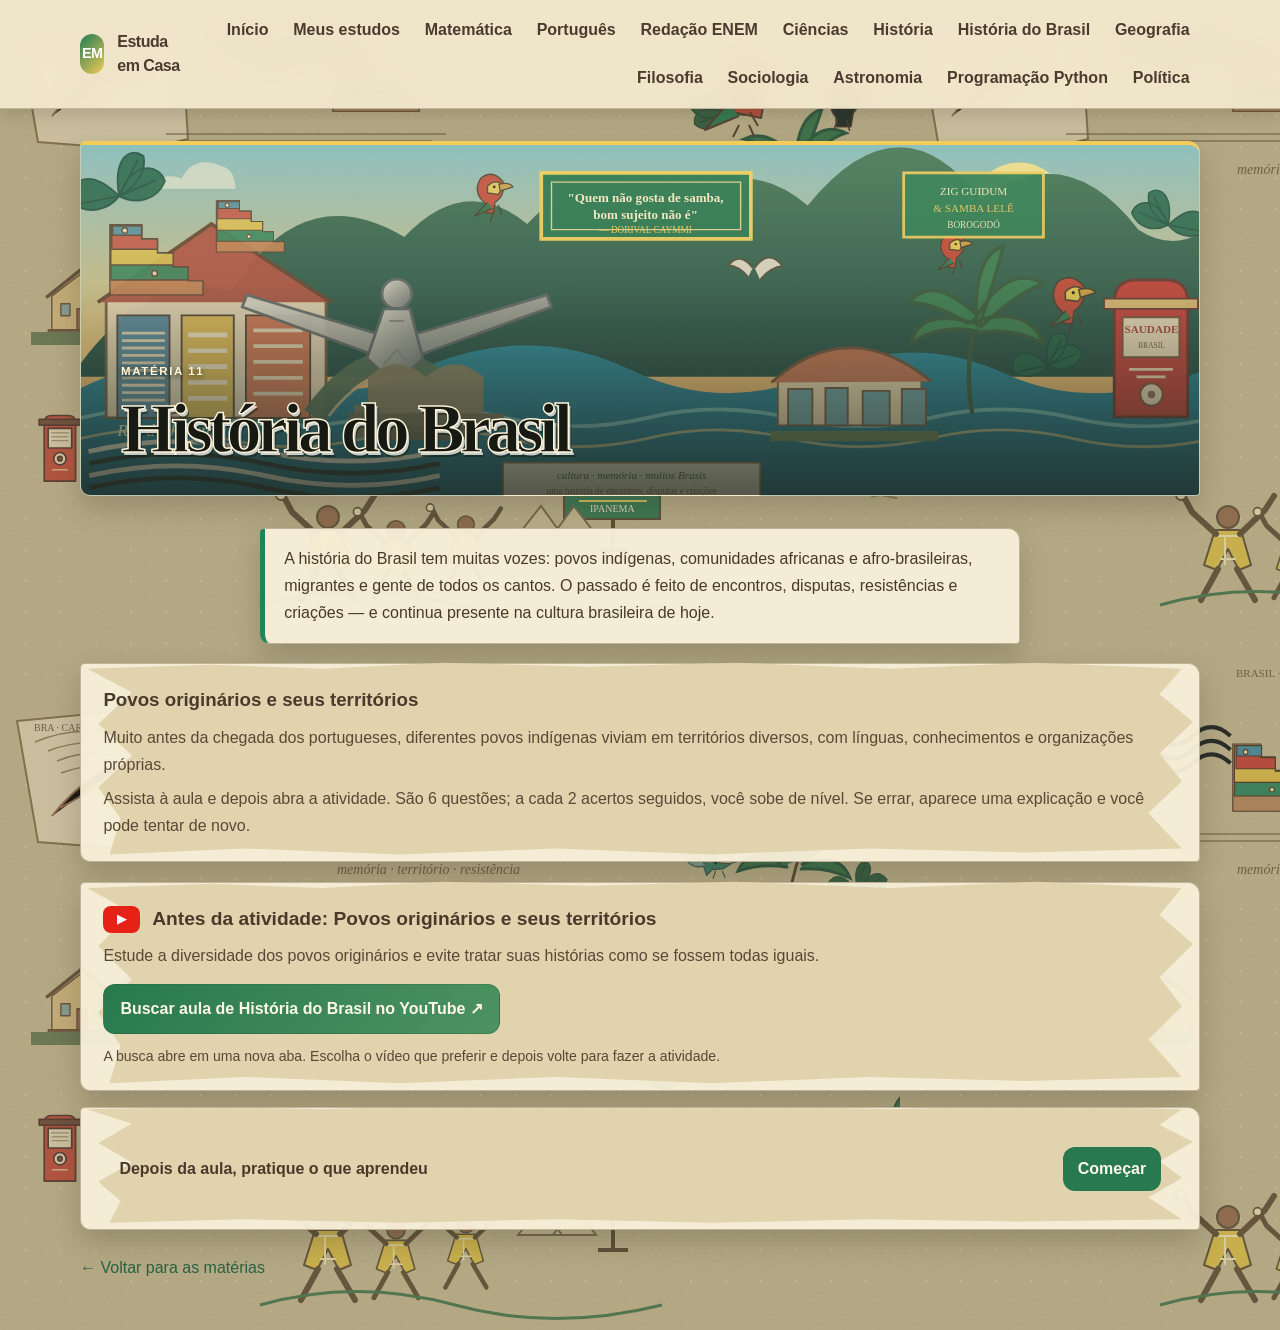
<file: historia-do-brasil.html>
<!DOCTYPE html>
<html lang="pt-BR">
  <head>
    <meta charset="UTF-8" />
    <meta name="viewport" content="width=device-width, initial-scale=1, viewport-fit=cover" />
    <title>História do Brasil | Estuda em Casa</title>
    <meta
      http-equiv="Content-Security-Policy"
      content="default-src 'self'; base-uri 'self'; object-src 'none'; form-action 'self'; script-src 'self'; style-src 'self'; img-src 'self' data:; connect-src 'self'"
    />
    <link rel="stylesheet" href="styles.css" />
    <link rel="stylesheet" href="historia-do-brasil.css" />
  </head>
  <body class="brazil-history-page">
    <header class="topbar">
      <div class="container nav">
        <div class="brand">
          <span class="brand-mark">EM</span>
          <span>Estuda em Casa</span>
        </div>
        <button class="nav-menu-toggle" type="button" aria-label="Abrir menu de navegação" aria-expanded="false" aria-controls="primary-navigation">
          <span></span><span></span><span></span>
        </button>
        <nav class="nav-links" id="primary-navigation" aria-label="Menu principal">
          <a href="index.html">Início</a>
          <a href="meus-estudos.html">Meus estudos</a>
          <a href="matematica.html">Matemática</a>
          <a href="portugues.html">Português</a>
          <a href="redacao-enem.html">Redação ENEM</a>
          <a href="ciencias.html">Ciências</a>
          <a href="historia.html">História</a>
          <a href="historia-do-brasil.html" aria-current="page">História do Brasil</a>
          <a href="geografia.html">Geografia</a>
          <a href="filosofia.html">Filosofia</a>
          <a href="sociologia.html">Sociologia</a>
          <a href="astronomia.html">Astronomia</a>
          <a href="programacao-python.html">Programação Python</a>
          <a href="politica.html">Política</a>
        </nav>
      </div>
    </header>

    <main class="container section subject-brazilian-history">
      <div class="section-heading">
        <p class="eyebrow">Matéria 11</p>
        <h2>História do Brasil</h2>
      </div>

      <p class="culture-note">
        A história do Brasil tem muitas vozes: povos indígenas, comunidades africanas e
        afro-brasileiras, migrantes e gente de todos os cantos. O passado é feito de encontros,
        disputas, resistências e criações — e continua presente na cultura brasileira de hoje.
      </p>

      <section class="subject-intro">
        <h3 class="topic-title"></h3>
        <p class="topic-overview"></p>
        <p class="topic-directions"></p>
      </section>

      <section class="lesson-card" aria-labelledby="lesson-title">
        <div class="lesson-heading">
          <span class="youtube-mark" aria-hidden="true">▶</span>
          <h3 class="lesson-title" id="lesson-title"></h3>
        </div>
        <p class="lesson-description"></p>
        <a
          class="lesson-link"
          href="https://www.youtube.com/results?search_query=hist%C3%B3ria+do+Brasil+aula+ensino+m%C3%A9dio"
          target="_blank"
          rel="noopener noreferrer"
        ></a>
        <p class="lesson-note">A busca abre em uma nova aba. Escolha o vídeo que preferir e depois volte para fazer a atividade.</p>
      </section>

      <details class="challenge-panel wide-panel activity-details" data-subject="historia-brasil">
        <summary class="activity-summary">
          <span class="activity-summary-label">Depois da aula, pratique o que aprendeu</span>
          <span class="summary-action">Começar</span>
        </summary>
        <div class="activity-content">
          <p class="activity-instructions"></p>
          <p class="activity-status" aria-live="polite"></p>
          <div class="progress-track" aria-hidden="true"><span class="progress-fill"></span></div>
          <h3 class="question-prompt"></h3>
          <div class="answer-grid single-grid question-options"></div>
          <p class="challenge-result" aria-live="polite"></p>
          <button class="primary-btn quiz-continue" type="button" hidden></button>
        </div>
      </details>
      <a class="back-link" href="index.html#materias">← Voltar para as matérias</a>
    </main>

    <script src="catalogo-dados.js" defer></script>
    <script src="atividade.js" defer></script>
    <script src="estudos.js" defer></script>
    <script src="mobile-nav.js" defer></script>
  </body>
</html>
</file>
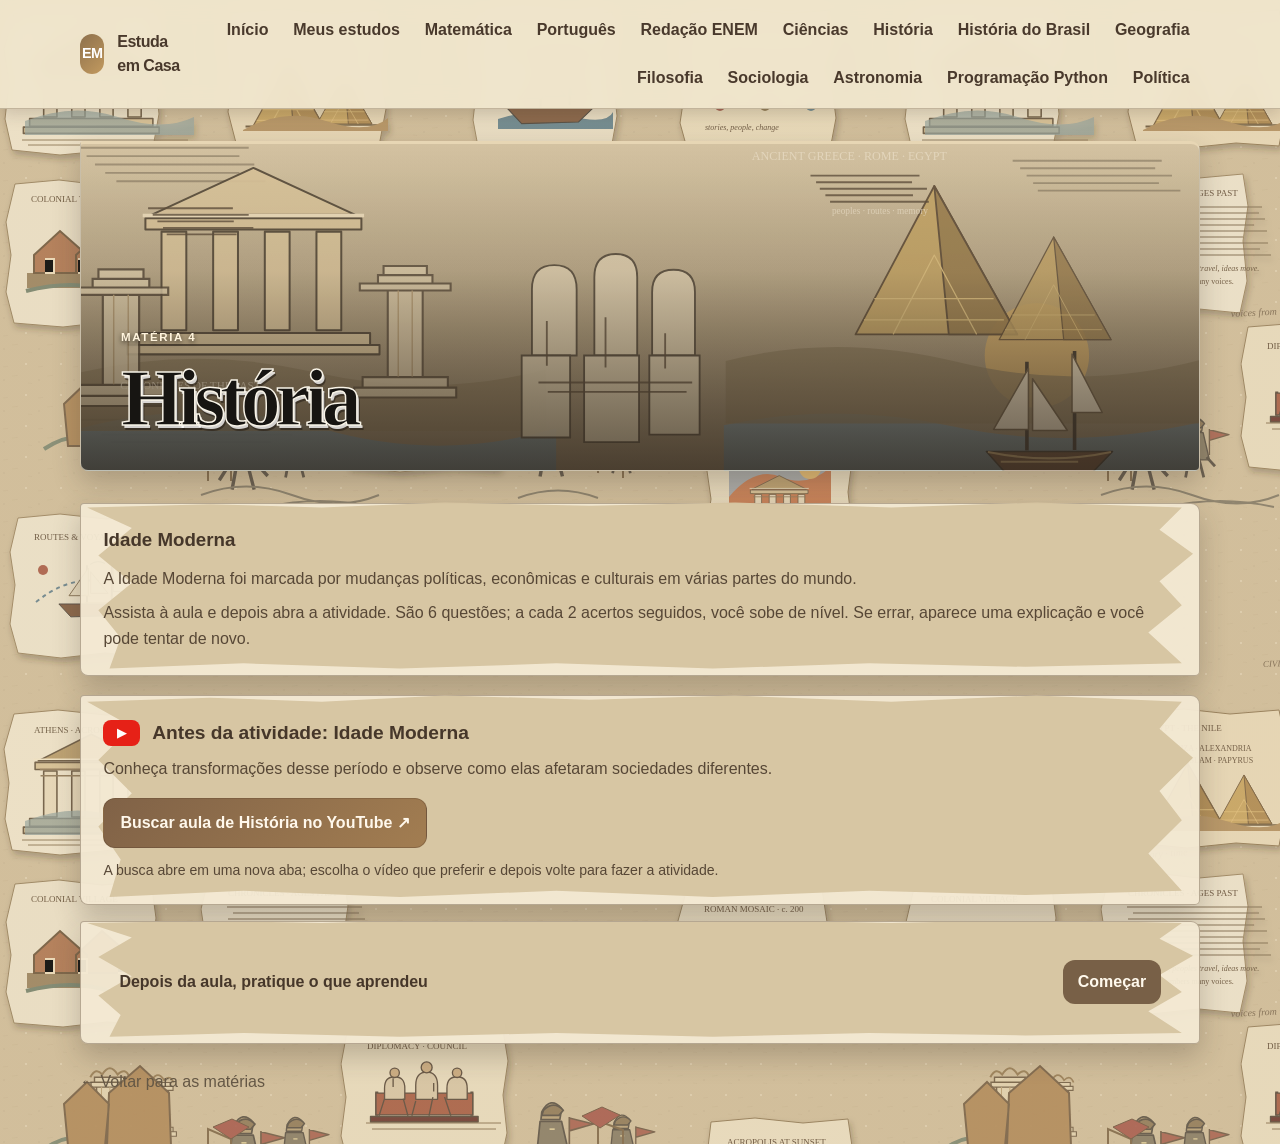
<file: historia.html>
<!DOCTYPE html>
<html lang="pt-BR">
  <head>
    <meta charset="UTF-8" />
    <meta name="viewport" content="width=device-width, initial-scale=1, viewport-fit=cover" />
    <title>Atividade 4 | História</title>
    <meta
      http-equiv="Content-Security-Policy"
      content="default-src 'self'; base-uri 'self'; object-src 'none'; form-action 'self'; script-src 'self'; style-src 'self'; img-src 'self' data:; connect-src 'self'"
    />
    <link rel="stylesheet" href="styles.css" />
    <link rel="stylesheet" href="historia.css" />
  </head>
  <body class="history-page">
    <header class="topbar">
      <div class="container nav">
        <div class="brand">
          <span class="brand-mark">EM</span>
          <span>Estuda em Casa</span>
        </div>
        <button class="nav-menu-toggle" type="button" aria-label="Abrir menu de navegação" aria-expanded="false" aria-controls="primary-navigation">
          <span></span><span></span><span></span>
        </button>
        <nav class="nav-links" id="primary-navigation" aria-label="Menu principal">
          <a href="index.html">Início</a>
          <a href="meus-estudos.html">Meus estudos</a>
          <a href="matematica.html">Matemática</a>
          <a href="portugues.html">Português</a>
          <a href="redacao-enem.html">Redação ENEM</a>
          <a href="ciencias.html">Ciências</a>
          <a href="historia.html">História</a>
          <a href="historia-do-brasil.html">História do Brasil</a>
          <a href="geografia.html">Geografia</a>
          <a href="filosofia.html">Filosofia</a>
          <a href="sociologia.html">Sociologia</a>
          <a href="astronomia.html">Astronomia</a>
          <a href="programacao-python.html">Programação Python</a>
          <a href="politica.html">Política</a>
        </nav>
      </div>
    </header>

    <main class="container section">
      <div class="section-heading">
        <p class="eyebrow">Matéria 4</p>
        <h2>História</h2>
      </div>

      <section class="subject-intro">
        <h3 class="topic-title"></h3>
        <p class="topic-overview"></p>
        <p class="topic-directions"></p>
      </section>

      <section class="lesson-card" aria-labelledby="lesson-title">
        <div class="lesson-heading">
          <span class="youtube-mark" aria-hidden="true">▶</span>
          <h3 class="lesson-title" id="lesson-title"></h3>
        </div>
        <p class="lesson-description"></p>
        <a
          class="lesson-link"
          href="https://www.youtube.com/results?search_query=Idade+Moderna+aula+hist%C3%B3ria+ensino+m%C3%A9dio"
          target="_blank"
          rel="noopener noreferrer"
        ></a>
        <p class="lesson-note">A busca abre em uma nova aba; escolha o vídeo que preferir e depois volte para fazer a atividade.</p>
      </section>

      <details class="challenge-panel wide-panel activity-details" data-subject="historia">
        <summary class="activity-summary">
          <span class="activity-summary-label">Depois da aula, pratique o que aprendeu</span>
          <span class="summary-action">Começar</span>
        </summary>
        <div class="activity-content">
          <p class="activity-instructions"></p>
          <p class="activity-status" aria-live="polite"></p>
          <div class="progress-track" aria-hidden="true"><span class="progress-fill"></span></div>
          <h3 class="question-prompt"></h3>
          <div class="answer-grid single-grid question-options"></div>
          <p class="challenge-result" aria-live="polite"></p>
          <button class="primary-btn quiz-continue" type="button" hidden></button>
        </div>
      </details>
      <a class="back-link" href="index.html#materias">← Voltar para as matérias</a>
    </main>

    <script src="catalogo-dados.js" defer></script>
    <script src="atividade.js" defer></script>
    <script src="estudos.js" defer></script>
    <script src="mobile-nav.js" defer></script>
  </body>
</html>
</file>
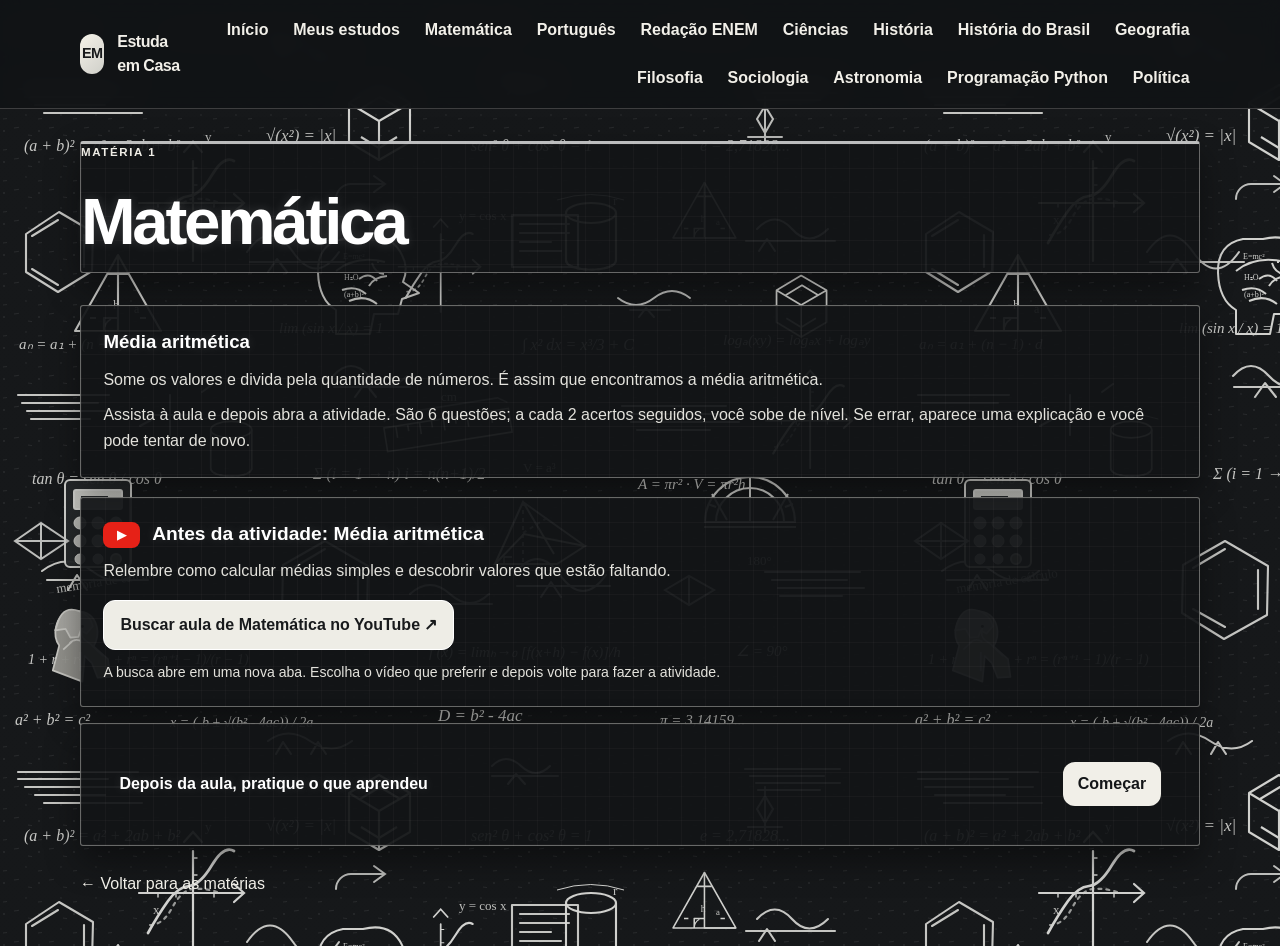
<file: matematica.html>
<!DOCTYPE html>
<html lang="pt-BR">
  <head>
    <meta charset="UTF-8" />
    <meta name="viewport" content="width=device-width, initial-scale=1, viewport-fit=cover" />
    <title>Atividade 1 | Matemática</title>
    <meta
      http-equiv="Content-Security-Policy"
      content="default-src 'self'; base-uri 'self'; object-src 'none'; form-action 'self'; script-src 'self'; style-src 'self'; img-src 'self' data:; connect-src 'self'"
    />
    <link rel="stylesheet" href="styles.css" />
    <link rel="stylesheet" href="matematica.css" />
  </head>
  <body class="math-page">
    <header class="topbar">
      <div class="container nav">
        <div class="brand">
          <span class="brand-mark">EM</span>
          <span>Estuda em Casa</span>
        </div>
        <button class="nav-menu-toggle" type="button" aria-label="Abrir menu de navegação" aria-expanded="false" aria-controls="primary-navigation">
          <span></span><span></span><span></span>
        </button>
        <nav class="nav-links" id="primary-navigation" aria-label="Menu principal">
          <a href="index.html">Início</a>
          <a href="meus-estudos.html">Meus estudos</a>
          <a href="matematica.html">Matemática</a>
          <a href="portugues.html">Português</a>
          <a href="redacao-enem.html">Redação ENEM</a>
          <a href="ciencias.html">Ciências</a>
          <a href="historia.html">História</a>
          <a href="historia-do-brasil.html">História do Brasil</a>
          <a href="geografia.html">Geografia</a>
          <a href="filosofia.html">Filosofia</a>
          <a href="sociologia.html">Sociologia</a>
          <a href="astronomia.html">Astronomia</a>
          <a href="programacao-python.html">Programação Python</a>
          <a href="politica.html">Política</a>
        </nav>
      </div>
    </header>

    <main class="container section">
      <div class="section-heading">
        <p class="eyebrow">Matéria 1</p>
        <h2>Matemática</h2>
      </div>

      <section class="subject-intro">
        <h3 class="topic-title"></h3>
        <p class="topic-overview"></p>
        <p class="topic-directions"></p>
      </section>

      <section class="lesson-card" aria-labelledby="lesson-title">
        <div class="lesson-heading">
          <span class="youtube-mark" aria-hidden="true">▶</span>
          <h3 class="lesson-title" id="lesson-title"></h3>
        </div>
        <p class="lesson-description"></p>
        <a
          class="lesson-link"
          href="https://www.youtube.com/results?search_query=m%C3%A9dia+aritm%C3%A9tica+aula+ensino+m%C3%A9dio+Brasil"
          target="_blank"
          rel="noopener noreferrer"
        ></a>
        <p class="lesson-note">A busca abre em uma nova aba. Escolha o vídeo que preferir e depois volte para fazer a atividade.</p>
      </section>

      <details class="challenge-panel wide-panel activity-details" data-subject="matematica">
        <summary class="activity-summary">
          <span class="activity-summary-label">Depois da aula, pratique o que aprendeu</span>
          <span class="summary-action">Começar</span>
        </summary>
        <div class="activity-content">
          <p class="activity-instructions"></p>
          <p class="activity-status" aria-live="polite"></p>
          <div class="progress-track" aria-hidden="true"><span class="progress-fill"></span></div>
          <h3 class="question-prompt"></h3>
          <div class="answer-grid single-grid question-options"></div>
          <p class="challenge-result" aria-live="polite"></p>
          <button class="primary-btn quiz-continue" type="button" hidden></button>
        </div>
      </details>
      <a class="back-link" href="index.html#materias">← Voltar para as matérias</a>
    </main>

    <script src="catalogo-dados.js" defer></script>
    <script src="atividade.js" defer></script>
    <script src="estudos.js" defer></script>
    <script src="mobile-nav.js" defer></script>
  </body>
</html>
</file>
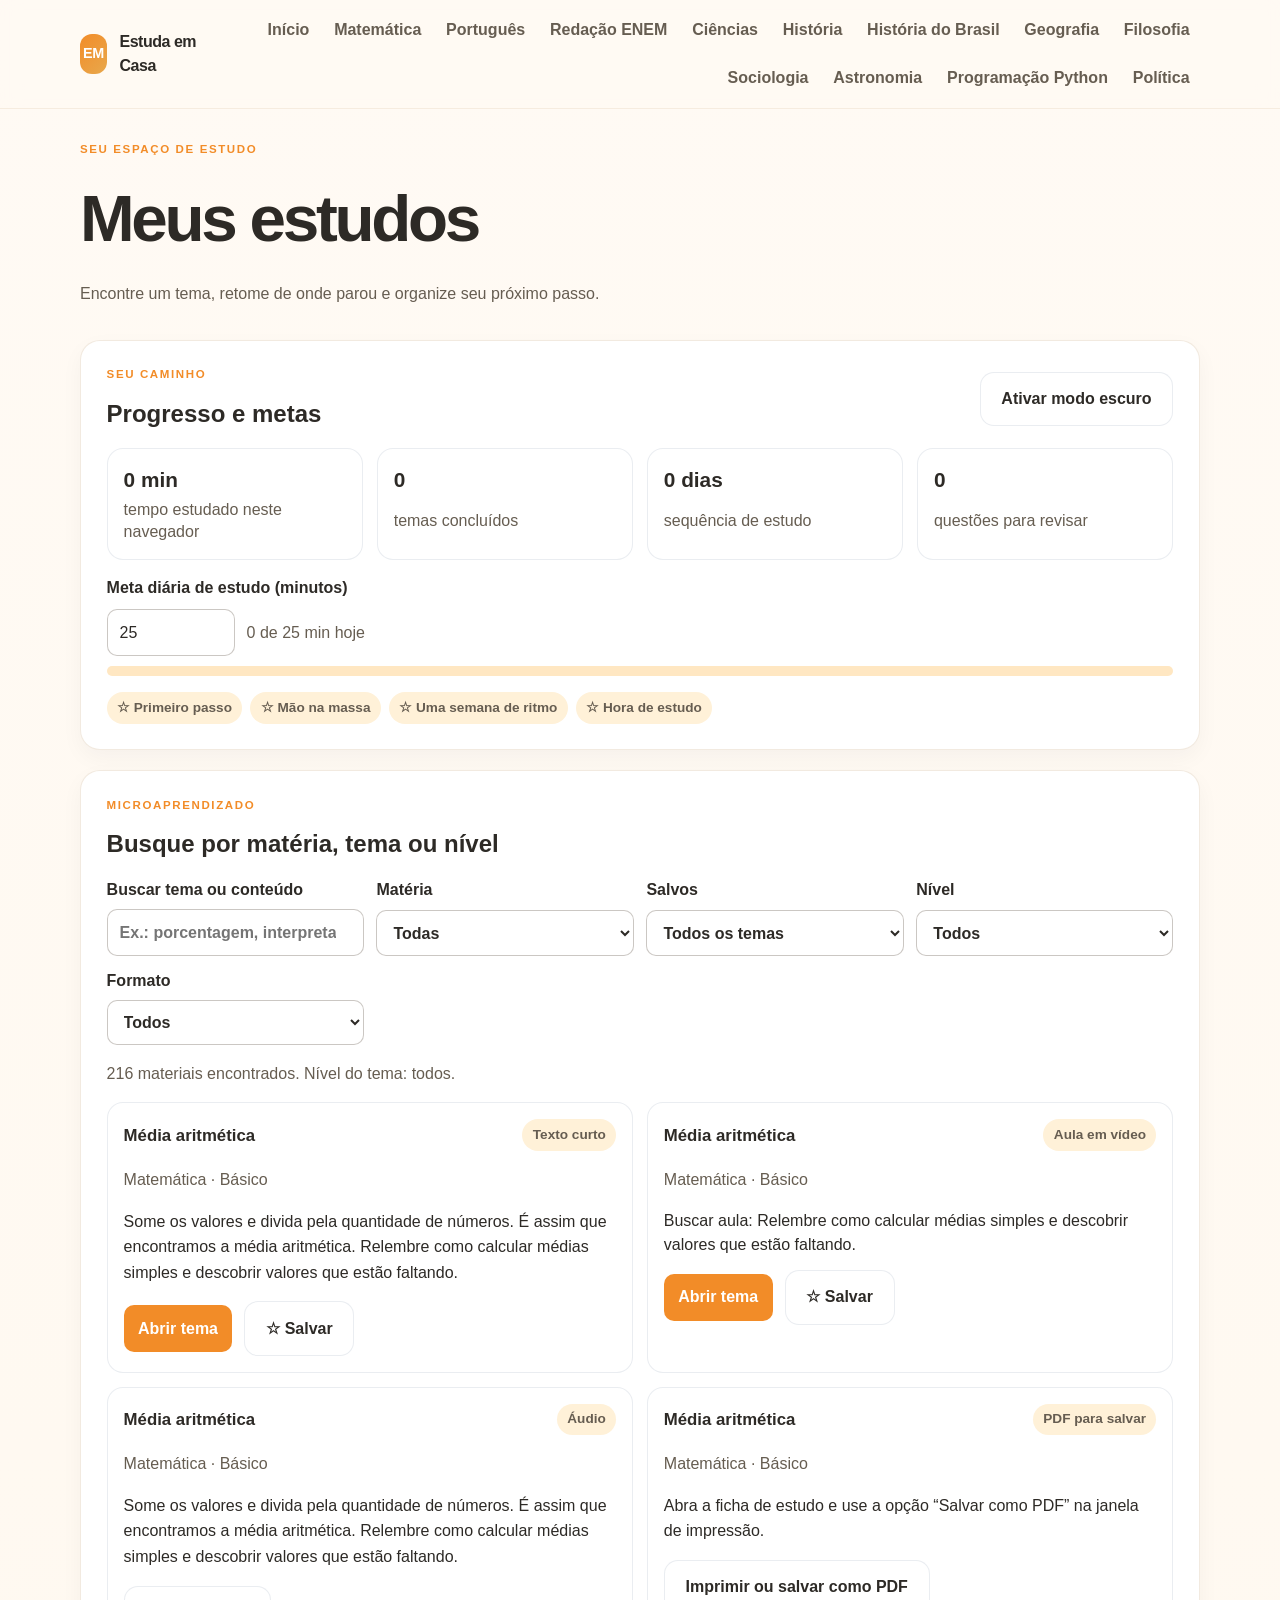
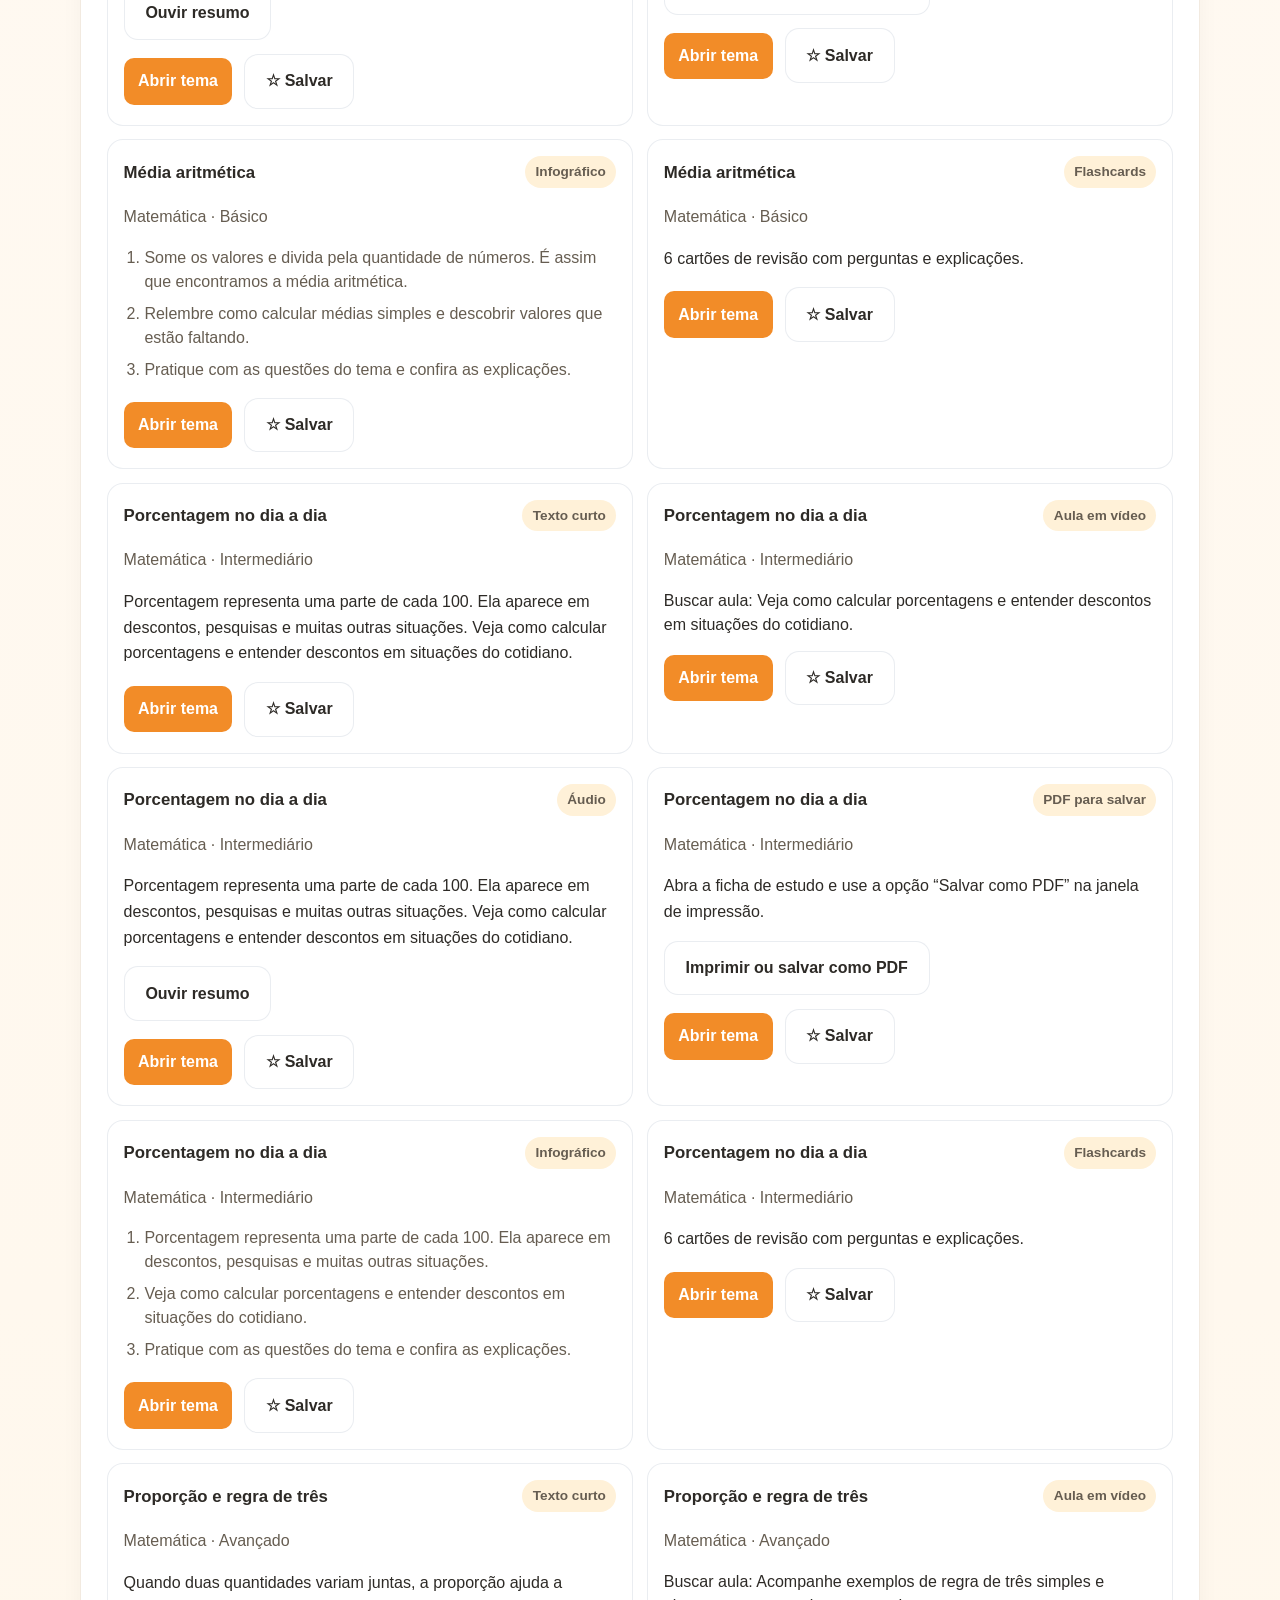
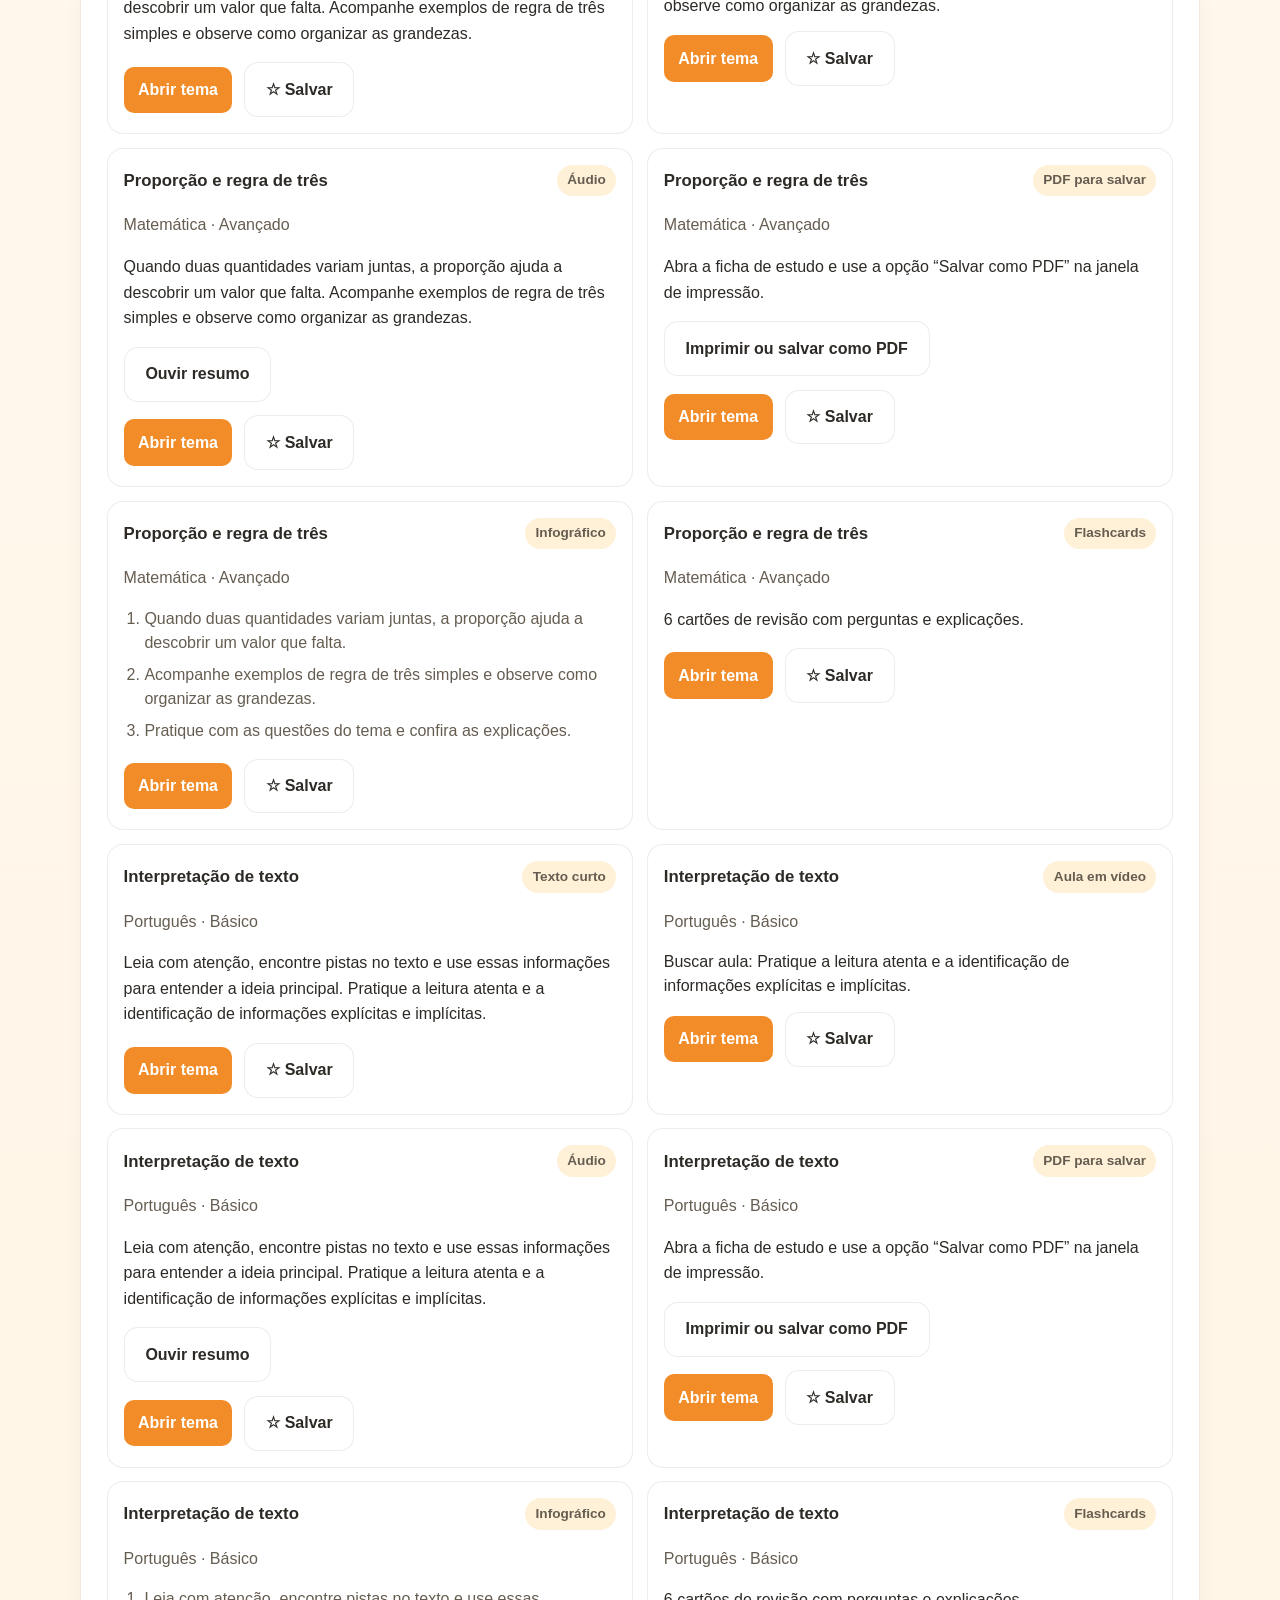
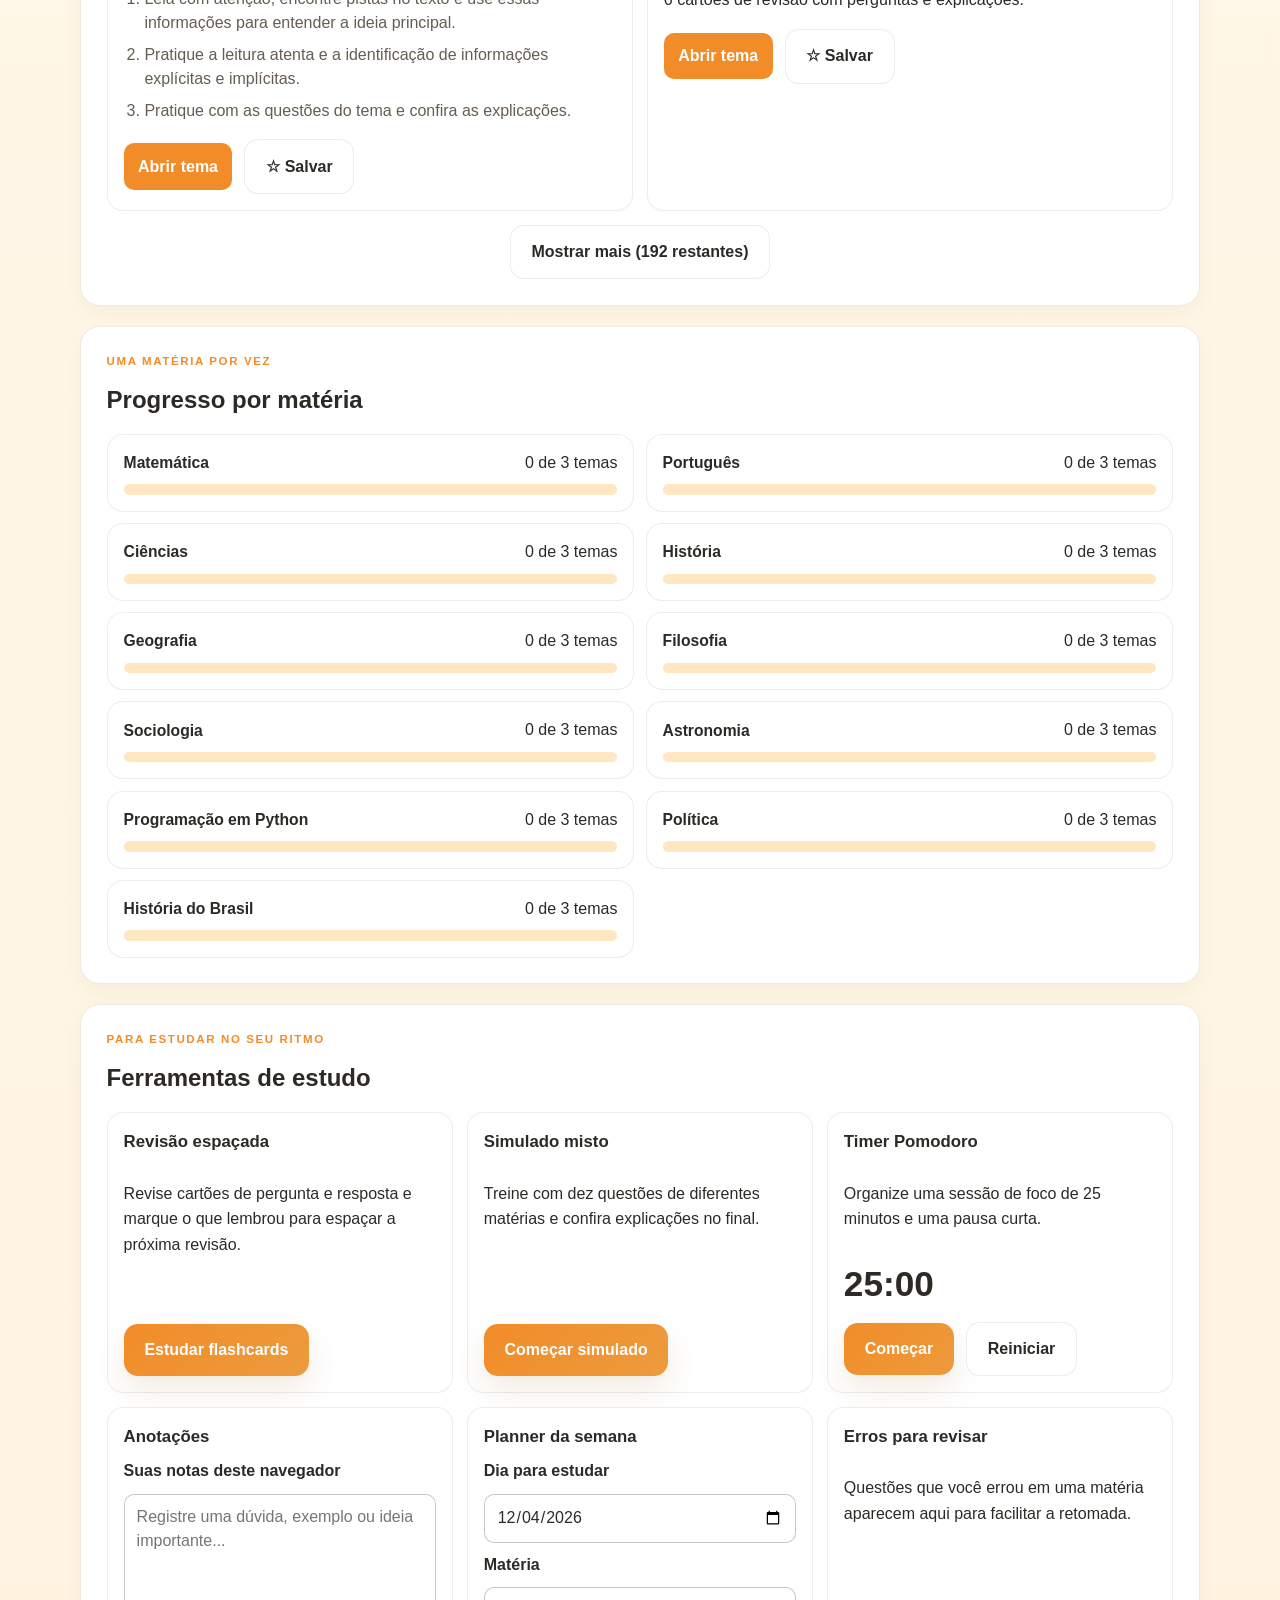
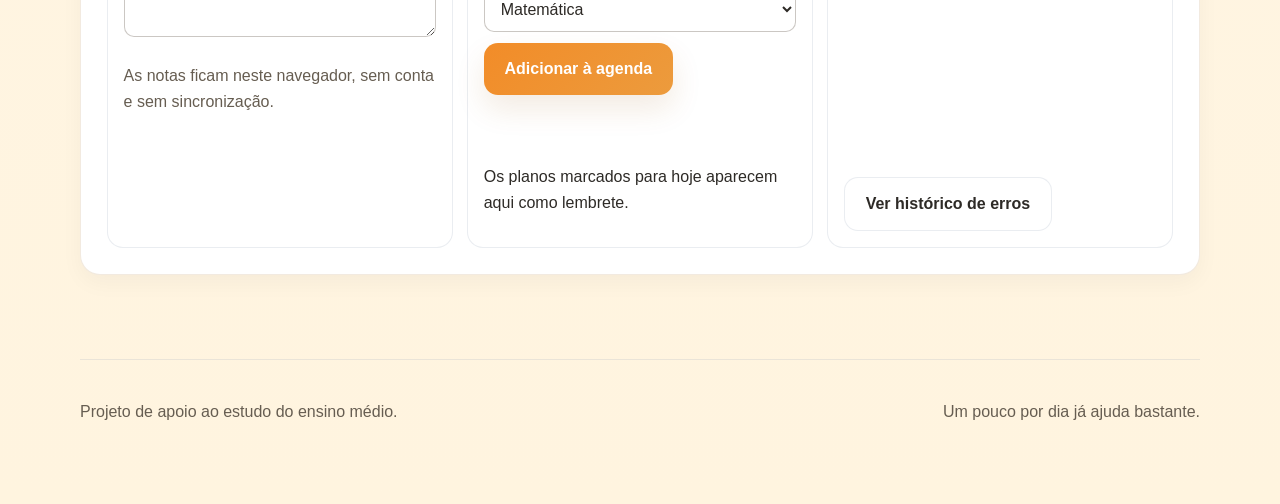
<file: meus-estudos.html>
<!DOCTYPE html>
<html lang="pt-BR">
  <head>
    <meta charset="UTF-8" />
    <meta name="viewport" content="width=device-width, initial-scale=1, viewport-fit=cover" />
    <meta name="description" content="Organize seus estudos, encontre temas e acompanhe seu progresso." />
    <meta
      http-equiv="Content-Security-Policy"
      content="default-src 'self'; base-uri 'self'; object-src 'none'; form-action 'self'; script-src 'self'; style-src 'self'; img-src 'self' data:; connect-src 'self'"
    />
    <title>Meus estudos | Estuda em Casa</title>
    <link rel="stylesheet" href="styles.css" />
  </head>
  <body>
    <header class="topbar">
      <div class="container nav">
        <div class="brand">
          <span class="brand-mark">EM</span>
          <span>Estuda em Casa</span>
        </div>
        <button class="nav-menu-toggle" type="button" aria-label="Abrir menu de navegação" aria-expanded="false" aria-controls="primary-navigation">
          <span></span><span></span><span></span>
        </button>
        <nav class="nav-links" id="primary-navigation" aria-label="Menu principal">
          <a href="index.html">Início</a>
          <a href="matematica.html">Matemática</a>
          <a href="portugues.html">Português</a>
          <a href="redacao-enem.html">Redação ENEM</a>
          <a href="ciencias.html">Ciências</a>
          <a href="historia.html">História</a>
          <a href="historia-do-brasil.html">História do Brasil</a>
          <a href="geografia.html">Geografia</a>
          <a href="filosofia.html">Filosofia</a>
          <a href="sociologia.html">Sociologia</a>
          <a href="astronomia.html">Astronomia</a>
          <a href="programacao-python.html">Programação Python</a>
          <a href="politica.html">Política</a>
        </nav>
      </div>
    </header>

    <main class="container section study-hub">
      <header class="section-heading">
        <p class="eyebrow">Seu espaço de estudo</p>
        <h1>Meus estudos</h1>
        <p class="section-intro">Encontre um tema, retome de onde parou e organize seu próximo passo.</p>
      </header>

      <section class="study-dashboard" aria-labelledby="progress-heading">
        <div class="study-section-heading">
          <div>
            <p class="eyebrow">Seu caminho</p>
            <h2 id="progress-heading">Progresso e metas</h2>
          </div>
          <button class="ghost-btn theme-toggle" type="button" aria-pressed="false">Ativar modo escuro</button>
        </div>
        <div class="study-stats" aria-live="polite">
          <article class="study-stat"><span class="study-stat-value" data-stat="minutes">0 min</span><span>tempo estudado neste navegador</span></article>
          <article class="study-stat"><span class="study-stat-value" data-stat="completed">0</span><span>temas concluídos</span></article>
          <article class="study-stat"><span class="study-stat-value" data-stat="streak">0 dias</span><span>sequência de estudo</span></article>
          <article class="study-stat"><span class="study-stat-value" data-stat="mistakes">0</span><span>questões para revisar</span></article>
        </div>
        <label class="study-label" for="daily-goal">Meta diária de estudo (minutos)</label>
        <div class="goal-controls">
          <input id="daily-goal" type="number" min="5" max="300" step="5" value="25" />
          <span class="goal-progress-label" aria-live="polite"></span>
        </div>
        <div class="study-progress-track" role="progressbar" aria-label="Progresso da meta diária">
          <span class="study-progress-fill"></span>
        </div>
        <p class="study-feedback" role="status" aria-live="polite"></p>
        <div class="achievement-row"></div>
      </section>

      <section class="study-section-card" aria-labelledby="catalog-heading">
        <p class="eyebrow">Microaprendizado</p>
        <h2 id="catalog-heading">Busque por matéria, tema ou nível</h2>
        <div class="catalog-filters">
          <label>Buscar tema ou conteúdo
            <input class="catalog-search" type="search" placeholder="Ex.: porcentagem, interpretação, Lua..." />
          </label>
          <label>Matéria
            <select class="catalog-subject"><option value="">Todas</option></select>
          </label>
          <label>Salvos
            <select class="catalog-favorites">
              <option value="">Todos os temas</option>
              <option value="saved">Só favoritos</option>
            </select>
          </label>
          <label>Nível
            <select class="catalog-level">
              <option value="">Todos</option>
              <option value="1">Básico</option>
              <option value="2">Intermediário</option>
              <option value="3">Avançado</option>
            </select>
          </label>
          <label>Formato
            <select class="catalog-format">
              <option value="">Todos</option>
            </select>
          </label>
        </div>
        <p class="catalog-result-count" aria-live="polite"></p>
        <div class="catalog-results" aria-live="polite"></div>
      </section>

      <section class="study-section-card" aria-labelledby="subject-progress-heading">
        <p class="eyebrow">Uma matéria por vez</p>
        <h2 id="subject-progress-heading">Progresso por matéria</h2>
        <div class="subject-progress-list"></div>
      </section>

      <section class="study-section-card" aria-labelledby="study-tools-heading">
        <p class="eyebrow">Para estudar no seu ritmo</p>
        <h2 id="study-tools-heading">Ferramentas de estudo</h2>
        <div class="study-tools-grid">
          <article class="study-tool-card">
            <h3>Revisão espaçada</h3>
            <p>Revise cartões de pergunta e resposta e marque o que lembrou para espaçar a próxima revisão.</p>
            <button class="primary-btn start-flashcards" type="button">Estudar flashcards</button>
            <div class="flashcard-review" hidden></div>
          </article>
          <article class="study-tool-card">
            <h3>Simulado misto</h3>
            <p>Treine com dez questões de diferentes matérias e confira explicações no final.</p>
            <button class="primary-btn start-mock-exam" type="button">Começar simulado</button>
            <div class="mock-exam" hidden></div>
          </article>
          <article class="study-tool-card">
            <h3>Timer Pomodoro</h3>
            <p>Organize uma sessão de foco de 25 minutos e uma pausa curta.</p>
            <div class="pomodoro-display" aria-live="polite">25:00</div>
            <div class="tool-actions">
              <button class="primary-btn pomodoro-start" type="button">Começar</button>
              <button class="ghost-btn pomodoro-reset" type="button">Reiniciar</button>
            </div>
          </article>
          <article class="study-tool-card">
            <h3>Anotações</h3>
            <label class="study-label" for="study-notes">Suas notas deste navegador</label>
            <textarea id="study-notes" rows="5" placeholder="Registre uma dúvida, exemplo ou ideia importante..."></textarea>
            <p class="tool-helper">As notas ficam neste navegador, sem conta e sem sincronização.</p>
          </article>
          <article class="study-tool-card">
            <h3>Planner da semana</h3>
            <label class="study-label" for="planner-date">Dia para estudar</label>
            <input id="planner-date" type="date" />
            <label class="study-label" for="planner-subject">Matéria</label>
            <select id="planner-subject"></select>
            <button class="primary-btn add-planner-item" type="button">Adicionar à agenda</button>
            <ul class="planner-list" aria-live="polite"></ul>
          </article>
          <article class="study-tool-card">
            <h3>Erros para revisar</h3>
            <p>Questões que você errou em uma matéria aparecem aqui para facilitar a retomada.</p>
            <button class="ghost-btn show-mistakes" type="button">Ver histórico de erros</button>
            <div class="mistake-review" hidden></div>
          </article>
        </div>
      </section>
    </main>

    <footer class="footer">
      <div class="container footer-inner">
        <p>Projeto de apoio ao estudo do ensino médio.</p>
        <p>Um pouco por dia já ajuda bastante.</p>
      </div>
    </footer>

    <script src="catalogo-dados.js" defer></script>
    <script src="atividade.js" defer></script>
    <script src="estudos.js" defer></script>
    <script src="mobile-nav.js" defer></script>
  </body>
</html>
</file>
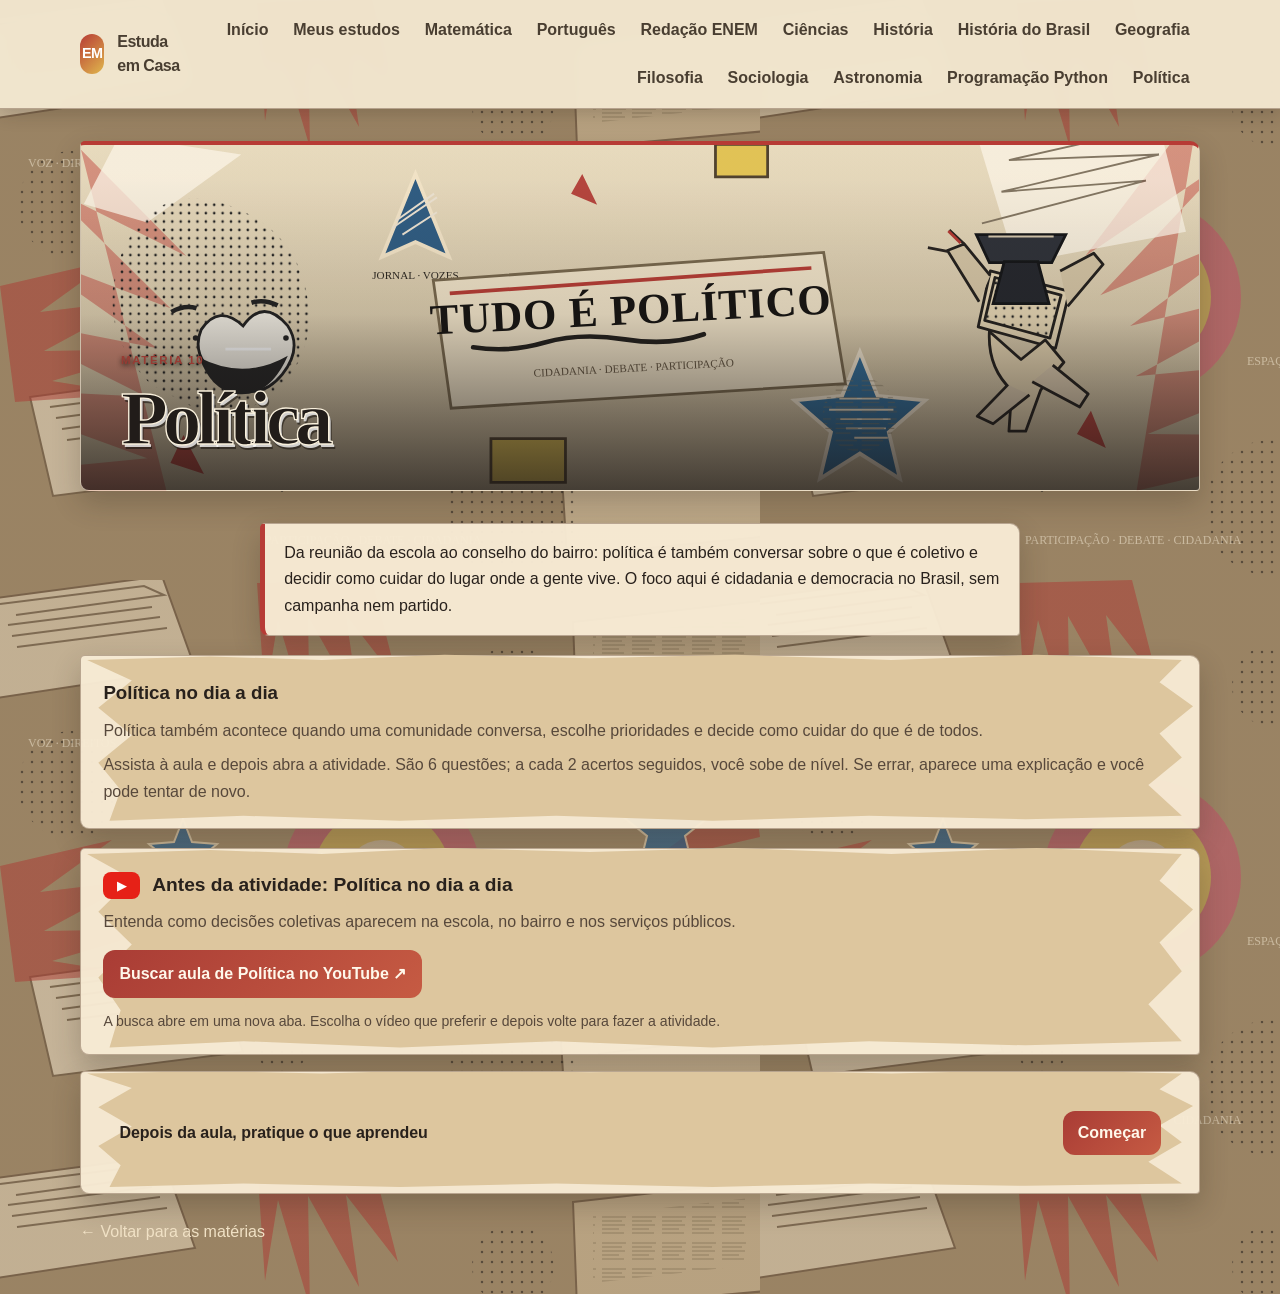
<file: politica.html>
<!DOCTYPE html>
<html lang="pt-BR">
  <head>
    <meta charset="UTF-8" />
    <meta name="viewport" content="width=device-width, initial-scale=1, viewport-fit=cover" />
    <title>Política | Estuda em Casa</title>
    <meta
      http-equiv="Content-Security-Policy"
      content="default-src 'self'; base-uri 'self'; object-src 'none'; form-action 'self'; script-src 'self'; style-src 'self'; img-src 'self' data:; connect-src 'self'"
    />
    <link rel="stylesheet" href="styles.css" />
    <link rel="stylesheet" href="humanas-temas.css" />
  </head>
  <body class="politics-page">
    <header class="topbar">
      <div class="container nav">
        <div class="brand">
          <span class="brand-mark">EM</span>
          <span>Estuda em Casa</span>
        </div>
        <button class="nav-menu-toggle" type="button" aria-label="Abrir menu de navegação" aria-expanded="false" aria-controls="primary-navigation">
          <span></span><span></span><span></span>
        </button>
        <nav class="nav-links" id="primary-navigation" aria-label="Menu principal">
          <a href="index.html">Início</a>
          <a href="meus-estudos.html">Meus estudos</a>
          <a href="matematica.html">Matemática</a>
          <a href="portugues.html">Português</a>
          <a href="redacao-enem.html">Redação ENEM</a>
          <a href="ciencias.html">Ciências</a>
          <a href="historia.html">História</a>
          <a href="historia-do-brasil.html">História do Brasil</a>
          <a href="geografia.html">Geografia</a>
          <a href="filosofia.html">Filosofia</a>
          <a href="sociologia.html">Sociologia</a>
          <a href="astronomia.html">Astronomia</a>
          <a href="programacao-python.html">Programação Python</a>
          <a href="politica.html" aria-current="page">Política</a>
        </nav>
      </div>
    </header>

    <main class="container section subject-brazilian-politics">
      <div class="section-heading">
        <p class="eyebrow">Matéria 10</p>
        <h2>Política</h2>
      </div>

      <p class="culture-note">
        Da reunião da escola ao conselho do bairro: política é também conversar sobre o que é coletivo
        e decidir como cuidar do lugar onde a gente vive. O foco aqui é cidadania e democracia no
        Brasil, sem campanha nem partido.
      </p>

      <section class="subject-intro">
        <h3 class="topic-title"></h3>
        <p class="topic-overview"></p>
        <p class="topic-directions"></p>
      </section>

      <section class="lesson-card" aria-labelledby="lesson-title">
        <div class="lesson-heading">
          <span class="youtube-mark" aria-hidden="true">▶</span>
          <h3 class="lesson-title" id="lesson-title"></h3>
        </div>
        <p class="lesson-description"></p>
        <a
          class="lesson-link"
          href="https://www.youtube.com/results?search_query=pol%C3%ADtica+cidadania+brasileira+aula+ensino+m%C3%A9dio"
          target="_blank"
          rel="noopener noreferrer"
        ></a>
        <p class="lesson-note">A busca abre em uma nova aba. Escolha o vídeo que preferir e depois volte para fazer a atividade.</p>
      </section>

      <details class="challenge-panel wide-panel activity-details" data-subject="politica">
        <summary class="activity-summary">
          <span class="activity-summary-label">Depois da aula, pratique o que aprendeu</span>
          <span class="summary-action">Começar</span>
        </summary>
        <div class="activity-content">
          <p class="activity-instructions"></p>
          <p class="activity-status" aria-live="polite"></p>
          <div class="progress-track" aria-hidden="true"><span class="progress-fill"></span></div>
          <h3 class="question-prompt"></h3>
          <div class="answer-grid single-grid question-options"></div>
          <p class="challenge-result" aria-live="polite"></p>
          <button class="primary-btn quiz-continue" type="button" hidden></button>
        </div>
      </details>
      <a class="back-link" href="index.html#materias">← Voltar para as matérias</a>
    </main>

    <script src="catalogo-dados.js" defer></script>
    <script src="atividade.js" defer></script>
    <script src="estudos.js" defer></script>
    <script src="mobile-nav.js" defer></script>
  </body>
</html>
</file>
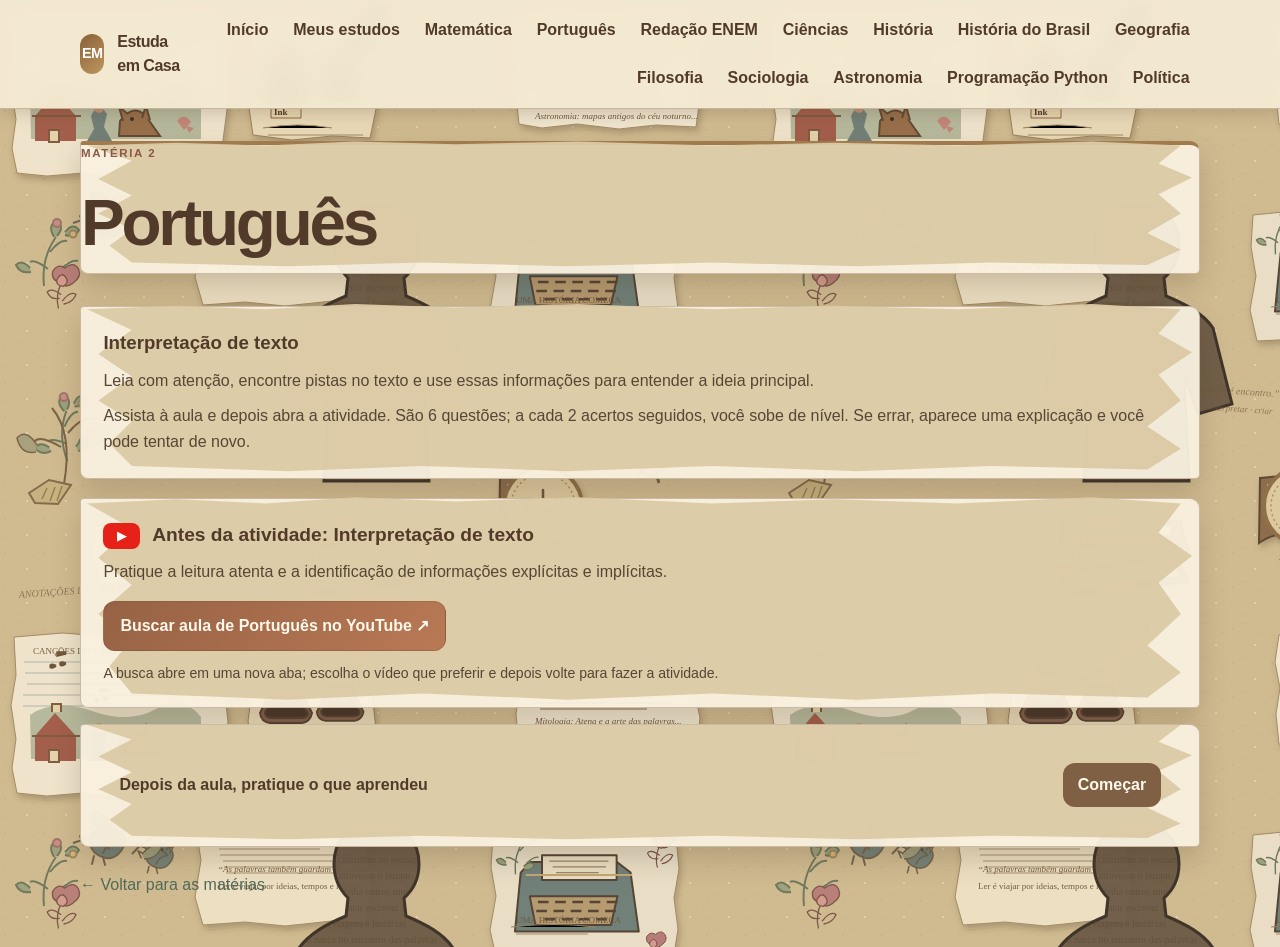
<file: portugues.html>
<!DOCTYPE html>
<html lang="pt-BR">
  <head>
    <meta charset="UTF-8" />
    <meta name="viewport" content="width=device-width, initial-scale=1, viewport-fit=cover" />
    <title>Atividade 2 | Português</title>
    <meta
      http-equiv="Content-Security-Policy"
      content="default-src 'self'; base-uri 'self'; object-src 'none'; form-action 'self'; script-src 'self'; style-src 'self'; img-src 'self' data:; connect-src 'self'"
    />
    <link rel="stylesheet" href="styles.css" />
    <link rel="stylesheet" href="portugues.css" />
  </head>
  <body class="portuguese-page">
    <header class="topbar">
      <div class="container nav">
        <div class="brand">
          <span class="brand-mark">EM</span>
          <span>Estuda em Casa</span>
        </div>
        <button class="nav-menu-toggle" type="button" aria-label="Abrir menu de navegação" aria-expanded="false" aria-controls="primary-navigation">
          <span></span><span></span><span></span>
        </button>
        <nav class="nav-links" id="primary-navigation" aria-label="Menu principal">
          <a href="index.html">Início</a>
          <a href="meus-estudos.html">Meus estudos</a>
          <a href="matematica.html">Matemática</a>
          <a href="portugues.html">Português</a>
          <a href="redacao-enem.html">Redação ENEM</a>
          <a href="ciencias.html">Ciências</a>
          <a href="historia.html">História</a>
          <a href="historia-do-brasil.html">História do Brasil</a>
          <a href="geografia.html">Geografia</a>
          <a href="filosofia.html">Filosofia</a>
          <a href="sociologia.html">Sociologia</a>
          <a href="astronomia.html">Astronomia</a>
          <a href="programacao-python.html">Programação Python</a>
          <a href="politica.html">Política</a>
        </nav>
      </div>
    </header>

    <main class="container section">
      <div class="section-heading">
        <p class="eyebrow">Matéria 2</p>
        <h2>Português</h2>
      </div>

      <section class="subject-intro">
        <h3 class="topic-title"></h3>
        <p class="topic-overview"></p>
        <p class="topic-directions"></p>
      </section>

      <section class="lesson-card" aria-labelledby="lesson-title">
        <div class="lesson-heading">
          <span class="youtube-mark" aria-hidden="true">▶</span>
          <h3 class="lesson-title" id="lesson-title"></h3>
        </div>
        <p class="lesson-description"></p>
        <a
          class="lesson-link"
          href="https://www.youtube.com/results?search_query=interpreta%C3%A7%C3%A3o+de+texto+aula+portugu%C3%AAs+ensino+m%C3%A9dio"
          target="_blank"
          rel="noopener noreferrer"
        ></a>
        <p class="lesson-note">A busca abre em uma nova aba; escolha o vídeo que preferir e depois volte para fazer a atividade.</p>
      </section>

      <details class="challenge-panel wide-panel activity-details" data-subject="portugues">
        <summary class="activity-summary">
          <span class="activity-summary-label">Depois da aula, pratique o que aprendeu</span>
          <span class="summary-action">Começar</span>
        </summary>
        <div class="activity-content">
          <p class="activity-instructions"></p>
          <p class="activity-status" aria-live="polite"></p>
          <div class="progress-track" aria-hidden="true"><span class="progress-fill"></span></div>
          <h3 class="question-prompt"></h3>
          <div class="answer-grid single-grid question-options"></div>
          <p class="challenge-result" aria-live="polite"></p>
          <button class="primary-btn quiz-continue" type="button" hidden></button>
        </div>
      </details>
      <a class="back-link" href="index.html#materias">← Voltar para as matérias</a>
    </main>

    <script src="catalogo-dados.js" defer></script>
    <script src="atividade.js" defer></script>
    <script src="estudos.js" defer></script>
    <script src="mobile-nav.js" defer></script>
  </body>
</html>
</file>
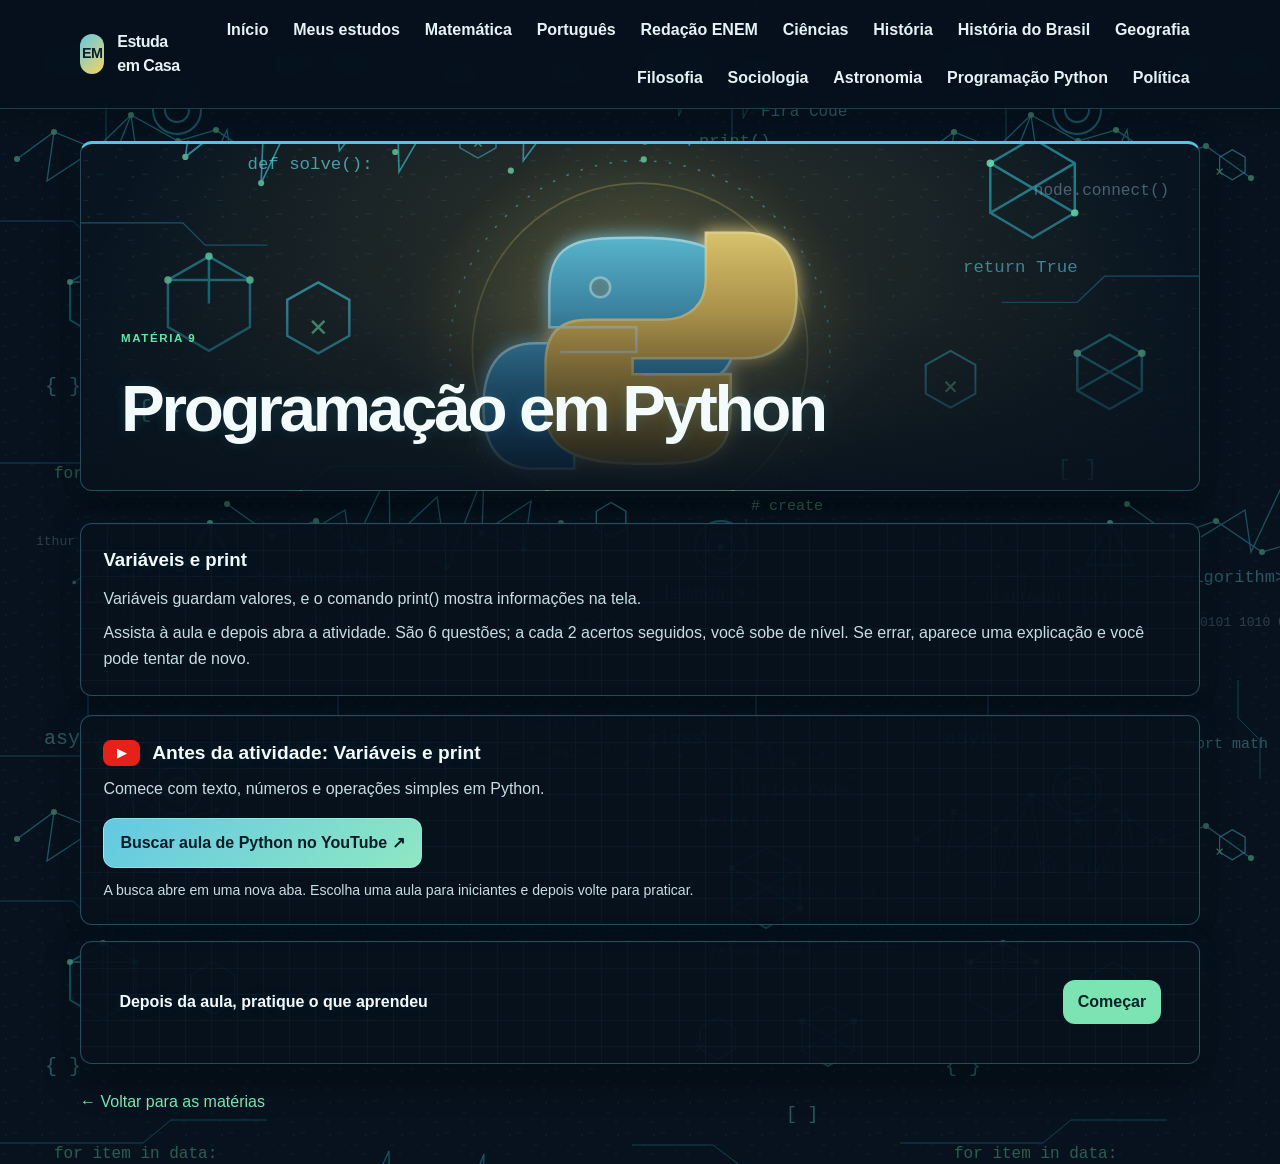
<file: programacao-python.html>
<!DOCTYPE html>
<html lang="pt-BR">
  <head>
    <meta charset="UTF-8" />
    <meta name="viewport" content="width=device-width, initial-scale=1, viewport-fit=cover" />
    <title>Programação em Python | Estuda em Casa</title>
    <meta
      http-equiv="Content-Security-Policy"
      content="default-src 'self'; base-uri 'self'; object-src 'none'; form-action 'self'; script-src 'self'; style-src 'self'; img-src 'self' data:; connect-src 'self'"
    />
    <link rel="stylesheet" href="styles.css" />
    <link rel="stylesheet" href="programacao-python.css" />
  </head>
  <body class="python-page">
    <header class="topbar">
      <div class="container nav">
        <div class="brand">
          <span class="brand-mark">EM</span>
          <span>Estuda em Casa</span>
        </div>
        <button class="nav-menu-toggle" type="button" aria-label="Abrir menu de navegação" aria-expanded="false" aria-controls="primary-navigation">
          <span></span><span></span><span></span>
        </button>
        <nav class="nav-links" id="primary-navigation" aria-label="Menu principal">
          <a href="index.html">Início</a>
          <a href="meus-estudos.html">Meus estudos</a>
          <a href="matematica.html">Matemática</a>
          <a href="portugues.html">Português</a>
          <a href="redacao-enem.html">Redação ENEM</a>
          <a href="ciencias.html">Ciências</a>
          <a href="historia.html">História</a>
          <a href="historia-do-brasil.html">História do Brasil</a>
          <a href="geografia.html">Geografia</a>
          <a href="filosofia.html">Filosofia</a>
          <a href="sociologia.html">Sociologia</a>
          <a href="astronomia.html">Astronomia</a>
          <a href="programacao-python.html">Programação Python</a>
          <a href="politica.html">Política</a>
        </nav>
      </div>
    </header>

    <main class="container section">
      <div class="section-heading">
        <p class="eyebrow">Matéria 9</p>
        <h2>Programação em Python</h2>
      </div>

      <section class="subject-intro">
        <h3 class="topic-title"></h3>
        <p class="topic-overview"></p>
        <p class="topic-directions"></p>
      </section>

      <section class="lesson-card" aria-labelledby="lesson-title">
        <div class="lesson-heading">
          <span class="youtube-mark" aria-hidden="true">▶</span>
          <h3 class="lesson-title" id="lesson-title"></h3>
        </div>
        <p class="lesson-description"></p>
        <a
          class="lesson-link"
          href="https://www.youtube.com/results?search_query=Python+para+iniciantes+vari%C3%A1veis+print+aula+portugu%C3%AAs"
          target="_blank"
          rel="noopener noreferrer"
        ></a>
        <p class="lesson-note">A busca abre em uma nova aba. Escolha uma aula para iniciantes e depois volte para praticar.</p>
      </section>

      <details class="challenge-panel wide-panel activity-details" data-subject="python">
        <summary class="activity-summary">
          <span class="activity-summary-label">Depois da aula, pratique o que aprendeu</span>
          <span class="summary-action">Começar</span>
        </summary>
        <div class="activity-content">
          <p class="activity-instructions"></p>
          <p class="activity-status" aria-live="polite"></p>
          <div class="progress-track" aria-hidden="true"><span class="progress-fill"></span></div>
          <h3 class="question-prompt"></h3>
          <div class="answer-grid single-grid question-options"></div>
          <p class="challenge-result" aria-live="polite"></p>
          <button class="primary-btn quiz-continue" type="button" hidden></button>
        </div>
      </details>
      <a class="back-link" href="index.html#materias">← Voltar para as matérias</a>
    </main>

    <script src="catalogo-dados.js" defer></script>
    <script src="atividade.js" defer></script>
    <script src="estudos.js" defer></script>
    <script src="mobile-nav.js" defer></script>
  </body>
</html>
</file>
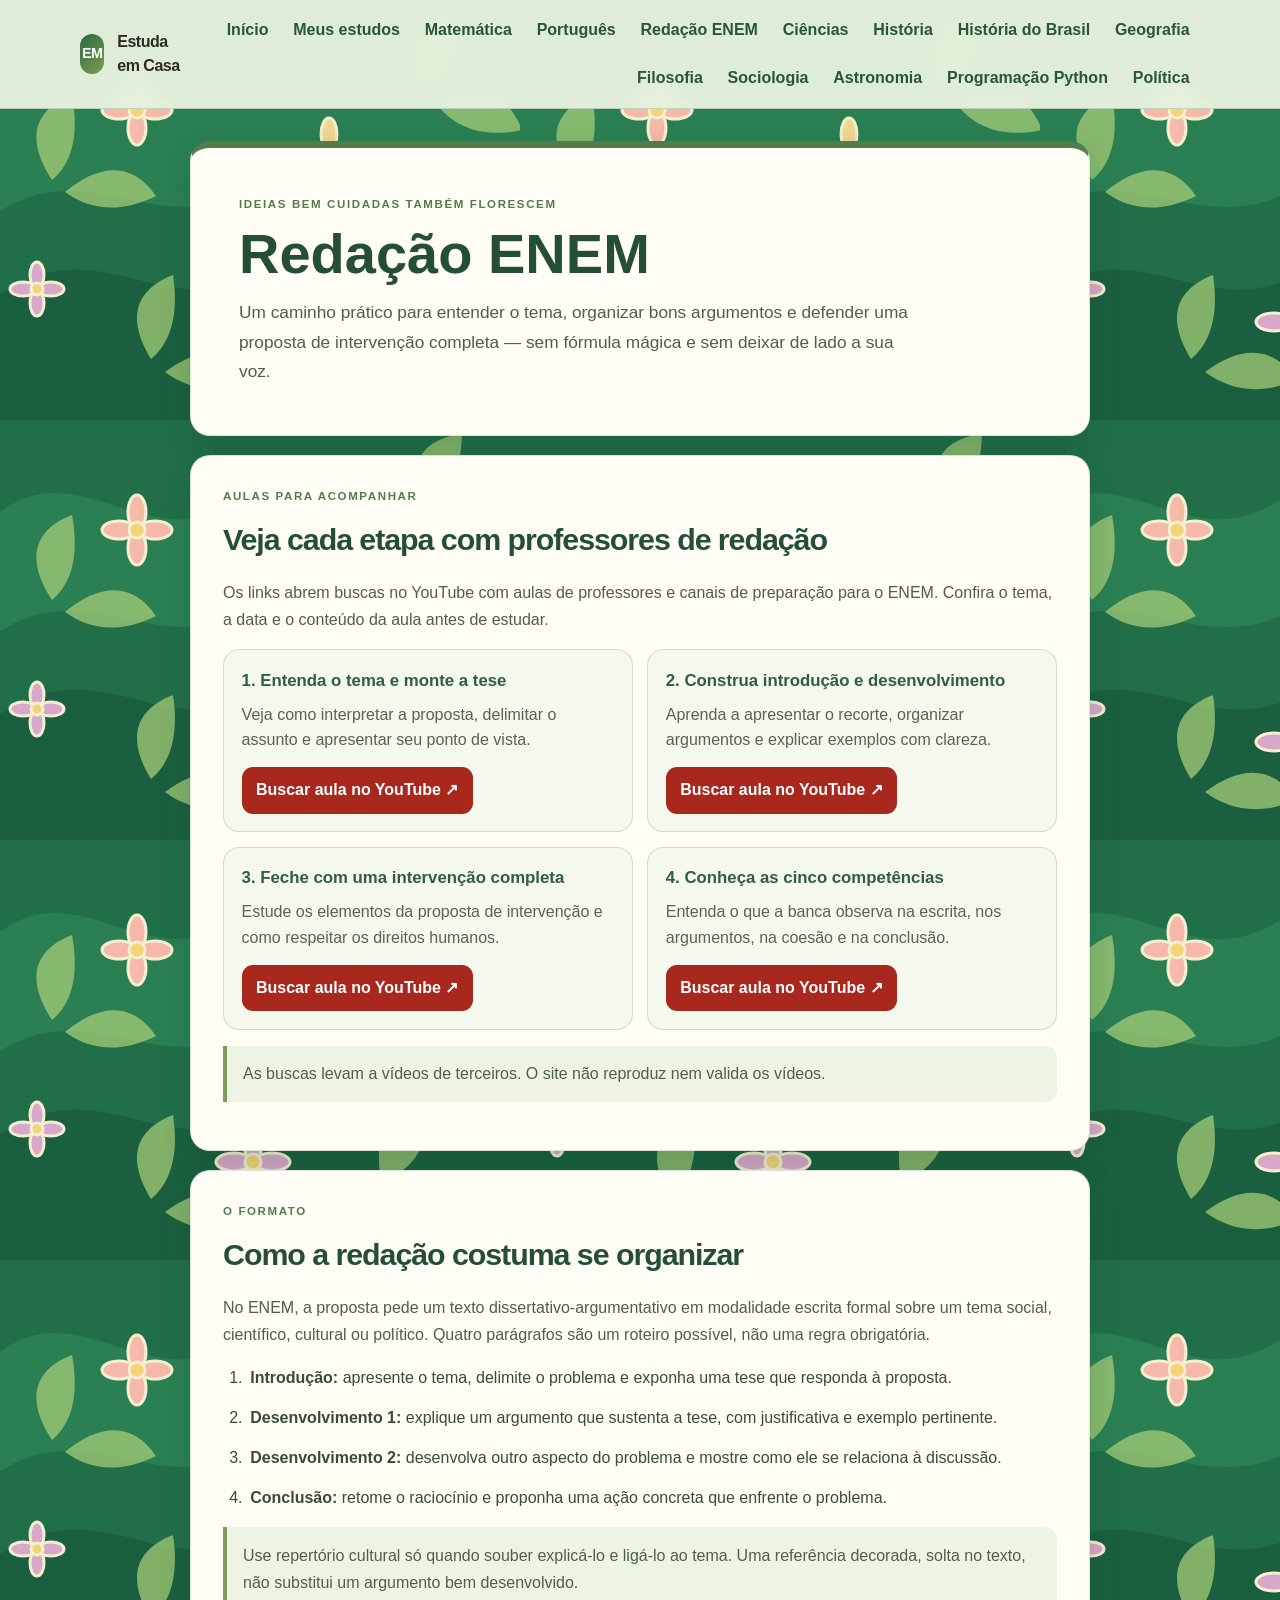
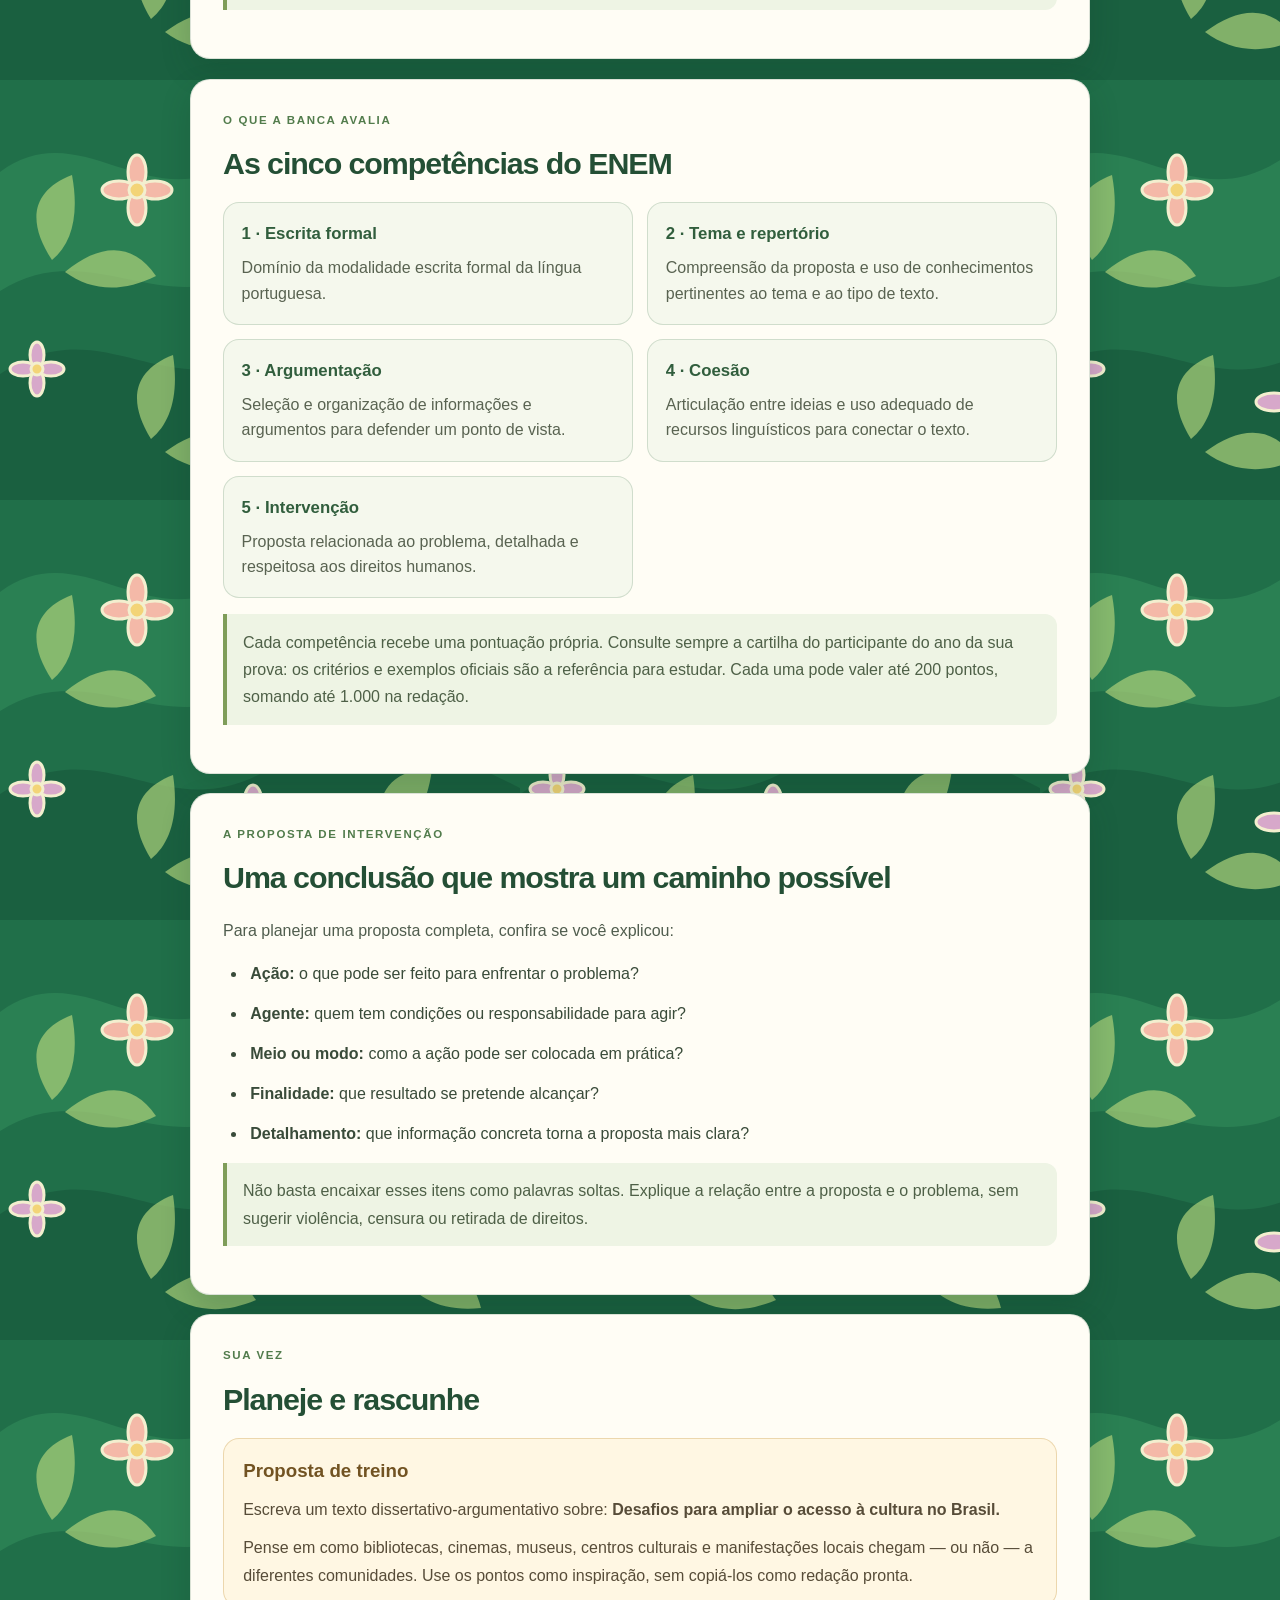
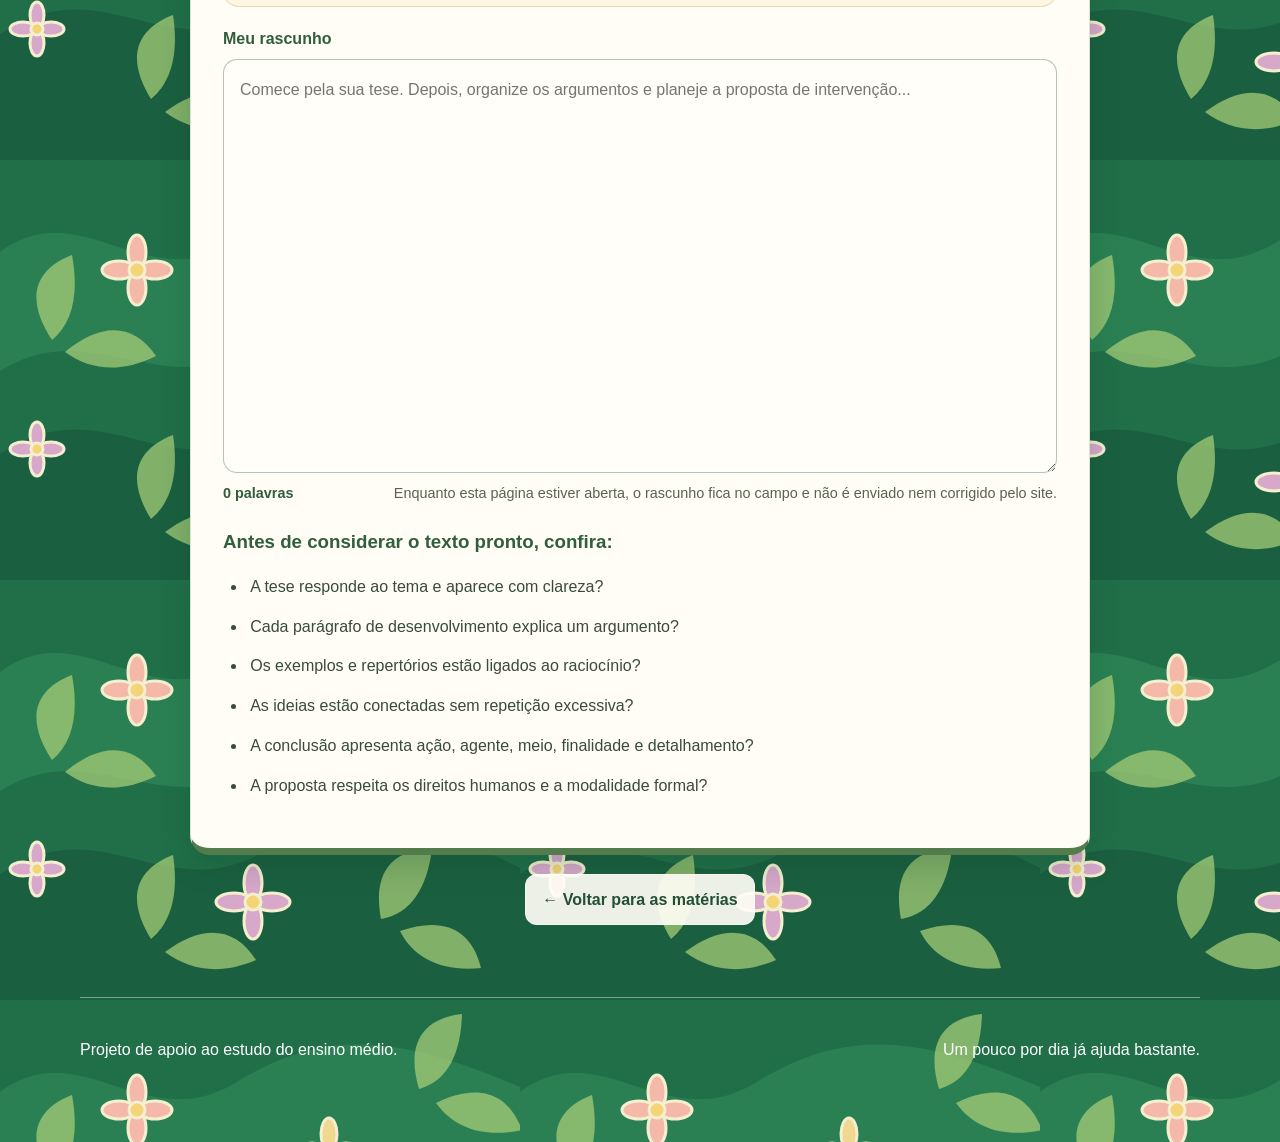
<file: redacao-enem.html>
<!DOCTYPE html>
<html lang="pt-BR">
  <head>
    <meta charset="UTF-8" />
    <meta name="viewport" content="width=device-width, initial-scale=1, viewport-fit=cover" />
    <meta
      name="description"
      content="Aprenda a planejar, escrever e revisar uma redação dissertativo-argumentativa para o ENEM."
    />
    <meta
      http-equiv="Content-Security-Policy"
      content="default-src 'self'; base-uri 'self'; object-src 'none'; form-action 'self'; script-src 'self'; style-src 'self'; img-src 'self' data:; connect-src 'none'"
    />
    <title>Redação ENEM | Estuda em Casa</title>
    <link rel="stylesheet" href="styles.css" />
    <link rel="stylesheet" href="redacao.css" />
  </head>
  <body class="redacao-page">
    <a class="skip-link" href="#conteudo">Pular para o conteúdo</a>
    <header class="topbar">
      <div class="container nav">
        <div class="brand">
          <span class="brand-mark">EM</span>
          <span>Estuda em Casa</span>
        </div>
        <button class="nav-menu-toggle" type="button" aria-label="Abrir menu de navegação" aria-expanded="false" aria-controls="primary-navigation">
          <span></span><span></span><span></span>
        </button>
        <nav class="nav-links" id="primary-navigation" aria-label="Menu principal">
          <a href="index.html">Início</a>
          <a href="meus-estudos.html">Meus estudos</a>
          <a href="matematica.html">Matemática</a>
          <a href="portugues.html">Português</a>
          <a href="redacao-enem.html" aria-current="page">Redação ENEM</a>
          <a href="ciencias.html">Ciências</a>
          <a href="historia.html">História</a>
          <a href="historia-do-brasil.html">História do Brasil</a>
          <a href="geografia.html">Geografia</a>
          <a href="filosofia.html">Filosofia</a>
          <a href="sociologia.html">Sociologia</a>
          <a href="astronomia.html">Astronomia</a>
          <a href="programacao-python.html">Programação Python</a>
          <a href="politica.html">Política</a>
        </nav>
      </div>
    </header>

    <main id="conteudo" class="container section essay-main">
      <header class="essay-heading">
        <p class="eyebrow">Ideias bem cuidadas também florescem</p>
        <h1>Redação ENEM</h1>
        <p>
          Um caminho prático para entender o tema, organizar bons argumentos e defender uma proposta
          de intervenção completa — sem fórmula mágica e sem deixar de lado a sua voz.
        </p>
      </header>

      <section class="essay-section" aria-labelledby="lesson-heading">
        <p class="eyebrow">Aulas para acompanhar</p>
        <h2 id="lesson-heading">Veja cada etapa com professores de redação</h2>
        <p>
          Os links abrem buscas no YouTube com aulas de professores e canais de preparação para o
          ENEM. Confira o tema, a data e o conteúdo da aula antes de estudar.
        </p>
        <div class="essay-video-grid">
          <article class="essay-video-card">
            <h3>1. Entenda o tema e monte a tese</h3>
            <p>Veja como interpretar a proposta, delimitar o assunto e apresentar seu ponto de vista.</p>
            <a
              href="https://www.youtube.com/results?search_query=professor+reda%C3%A7%C3%A3o+ENEM+passo+a+passo+interpreta%C3%A7%C3%A3o+do+tema+tese"
              target="_blank"
              rel="noopener noreferrer"
            >Buscar aula no YouTube ↗</a>
          </article>
          <article class="essay-video-card">
            <h3>2. Construa introdução e desenvolvimento</h3>
            <p>Aprenda a apresentar o recorte, organizar argumentos e explicar exemplos com clareza.</p>
            <a
              href="https://www.youtube.com/results?search_query=professora+reda%C3%A7%C3%A3o+ENEM+introdu%C3%A7%C3%A3o+dois+par%C3%A1grafos+de+desenvolvimento+aula"
              target="_blank"
              rel="noopener noreferrer"
            >Buscar aula no YouTube ↗</a>
          </article>
          <article class="essay-video-card">
            <h3>3. Feche com uma intervenção completa</h3>
            <p>Estude os elementos da proposta de intervenção e como respeitar os direitos humanos.</p>
            <a
              href="https://www.youtube.com/results?search_query=professor+reda%C3%A7%C3%A3o+ENEM+proposta+de+interven%C3%A7%C3%A3o+cinco+elementos+compet%C3%AAncia+5"
              target="_blank"
              rel="noopener noreferrer"
            >Buscar aula no YouTube ↗</a>
          </article>
          <article class="essay-video-card">
            <h3>4. Conheça as cinco competências</h3>
            <p>Entenda o que a banca observa na escrita, nos argumentos, na coesão e na conclusão.</p>
            <a
              href="https://www.youtube.com/results?search_query=professor+reda%C3%A7%C3%A3o+ENEM+cinco+compet%C3%AAncias+corre%C3%A7%C3%A3o+aula"
              target="_blank"
              rel="noopener noreferrer"
            >Buscar aula no YouTube ↗</a>
          </article>
        </div>
        <p class="essay-note">As buscas levam a vídeos de terceiros. O site não reproduz nem valida os vídeos.</p>
      </section>

      <section class="essay-section" aria-labelledby="structure-heading">
        <p class="eyebrow">O formato</p>
        <h2 id="structure-heading">Como a redação costuma se organizar</h2>
        <p>
          No ENEM, a proposta pede um texto dissertativo-argumentativo em modalidade escrita formal
          sobre um tema social, científico, cultural ou político. Quatro parágrafos são um roteiro
          possível, não uma regra obrigatória.
        </p>
        <ol class="essay-steps">
          <li><strong>Introdução:</strong> apresente o tema, delimite o problema e exponha uma tese que responda à proposta.</li>
          <li><strong>Desenvolvimento 1:</strong> explique um argumento que sustenta a tese, com justificativa e exemplo pertinente.</li>
          <li><strong>Desenvolvimento 2:</strong> desenvolva outro aspecto do problema e mostre como ele se relaciona à discussão.</li>
          <li><strong>Conclusão:</strong> retome o raciocínio e proponha uma ação concreta que enfrente o problema.</li>
        </ol>
        <p class="essay-note">
          Use repertório cultural só quando souber explicá-lo e ligá-lo ao tema. Uma referência
          decorada, solta no texto, não substitui um argumento bem desenvolvido.
        </p>
      </section>

      <section class="essay-section" aria-labelledby="competencies-heading">
        <p class="eyebrow">O que a banca avalia</p>
        <h2 id="competencies-heading">As cinco competências do ENEM</h2>
        <div class="competency-grid">
          <article><h3>1 · Escrita formal</h3><p>Domínio da modalidade escrita formal da língua portuguesa.</p></article>
          <article><h3>2 · Tema e repertório</h3><p>Compreensão da proposta e uso de conhecimentos pertinentes ao tema e ao tipo de texto.</p></article>
          <article><h3>3 · Argumentação</h3><p>Seleção e organização de informações e argumentos para defender um ponto de vista.</p></article>
          <article><h3>4 · Coesão</h3><p>Articulação entre ideias e uso adequado de recursos linguísticos para conectar o texto.</p></article>
          <article><h3>5 · Intervenção</h3><p>Proposta relacionada ao problema, detalhada e respeitosa aos direitos humanos.</p></article>
        </div>
        <p class="essay-note">
          Cada competência recebe uma pontuação própria. Consulte sempre a cartilha do participante
          do ano da sua prova: os critérios e exemplos oficiais são a referência para estudar.
          Cada uma pode valer até 200 pontos, somando até 1.000 na redação.
        </p>
      </section>

      <section class="essay-section" aria-labelledby="intervention-heading">
        <p class="eyebrow">A proposta de intervenção</p>
        <h2 id="intervention-heading">Uma conclusão que mostra um caminho possível</h2>
        <p>Para planejar uma proposta completa, confira se você explicou:</p>
        <ul class="intervention-list">
          <li><strong>Ação:</strong> o que pode ser feito para enfrentar o problema?</li>
          <li><strong>Agente:</strong> quem tem condições ou responsabilidade para agir?</li>
          <li><strong>Meio ou modo:</strong> como a ação pode ser colocada em prática?</li>
          <li><strong>Finalidade:</strong> que resultado se pretende alcançar?</li>
          <li><strong>Detalhamento:</strong> que informação concreta torna a proposta mais clara?</li>
        </ul>
        <p class="essay-note">
          Não basta encaixar esses itens como palavras soltas. Explique a relação entre a proposta
          e o problema, sem sugerir violência, censura ou retirada de direitos.
        </p>
      </section>

      <section class="essay-section practice-section" aria-labelledby="practice-heading">
        <p class="eyebrow">Sua vez</p>
        <h2 id="practice-heading">Planeje e rascunhe</h2>
        <div class="essay-prompt">
          <h3>Proposta de treino</h3>
          <p>
            Escreva um texto dissertativo-argumentativo sobre:
            <strong>Desafios para ampliar o acesso à cultura no Brasil.</strong>
          </p>
          <p>
            Pense em como bibliotecas, cinemas, museus, centros culturais e manifestações locais
            chegam — ou não — a diferentes comunidades. Use os pontos como inspiração, sem copiá-los
            como redação pronta.
          </p>
        </div>
        <label class="essay-label" for="essay-draft">Meu rascunho</label>
        <textarea
          id="essay-draft"
          rows="14"
          placeholder="Comece pela sua tese. Depois, organize os argumentos e planeje a proposta de intervenção..."
        ></textarea>
        <div class="essay-draft-meta">
          <span id="word-count" aria-live="polite">0 palavras</span>
          <span>Enquanto esta página estiver aberta, o rascunho fica no campo e não é enviado nem corrigido pelo site.</span>
        </div>

        <h3 class="checklist-heading">Antes de considerar o texto pronto, confira:</h3>
        <ul class="self-review-list">
          <li>A tese responde ao tema e aparece com clareza?</li>
          <li>Cada parágrafo de desenvolvimento explica um argumento?</li>
          <li>Os exemplos e repertórios estão ligados ao raciocínio?</li>
          <li>As ideias estão conectadas sem repetição excessiva?</li>
          <li>A conclusão apresenta ação, agente, meio, finalidade e detalhamento?</li>
          <li>A proposta respeita os direitos humanos e a modalidade formal?</li>
        </ul>
      </section>

      <a class="back-link" href="index.html#materias">← Voltar para as matérias</a>
    </main>

    <footer class="footer">
      <div class="container footer-inner">
        <p>Projeto de apoio ao estudo do ensino médio.</p>
        <p>Um pouco por dia já ajuda bastante.</p>
      </div>
    </footer>

    <script src="redacao.js" defer></script>
    <script src="estudos.js" defer></script>
    <script src="mobile-nav.js" defer></script>
  </body>
</html>
</file>
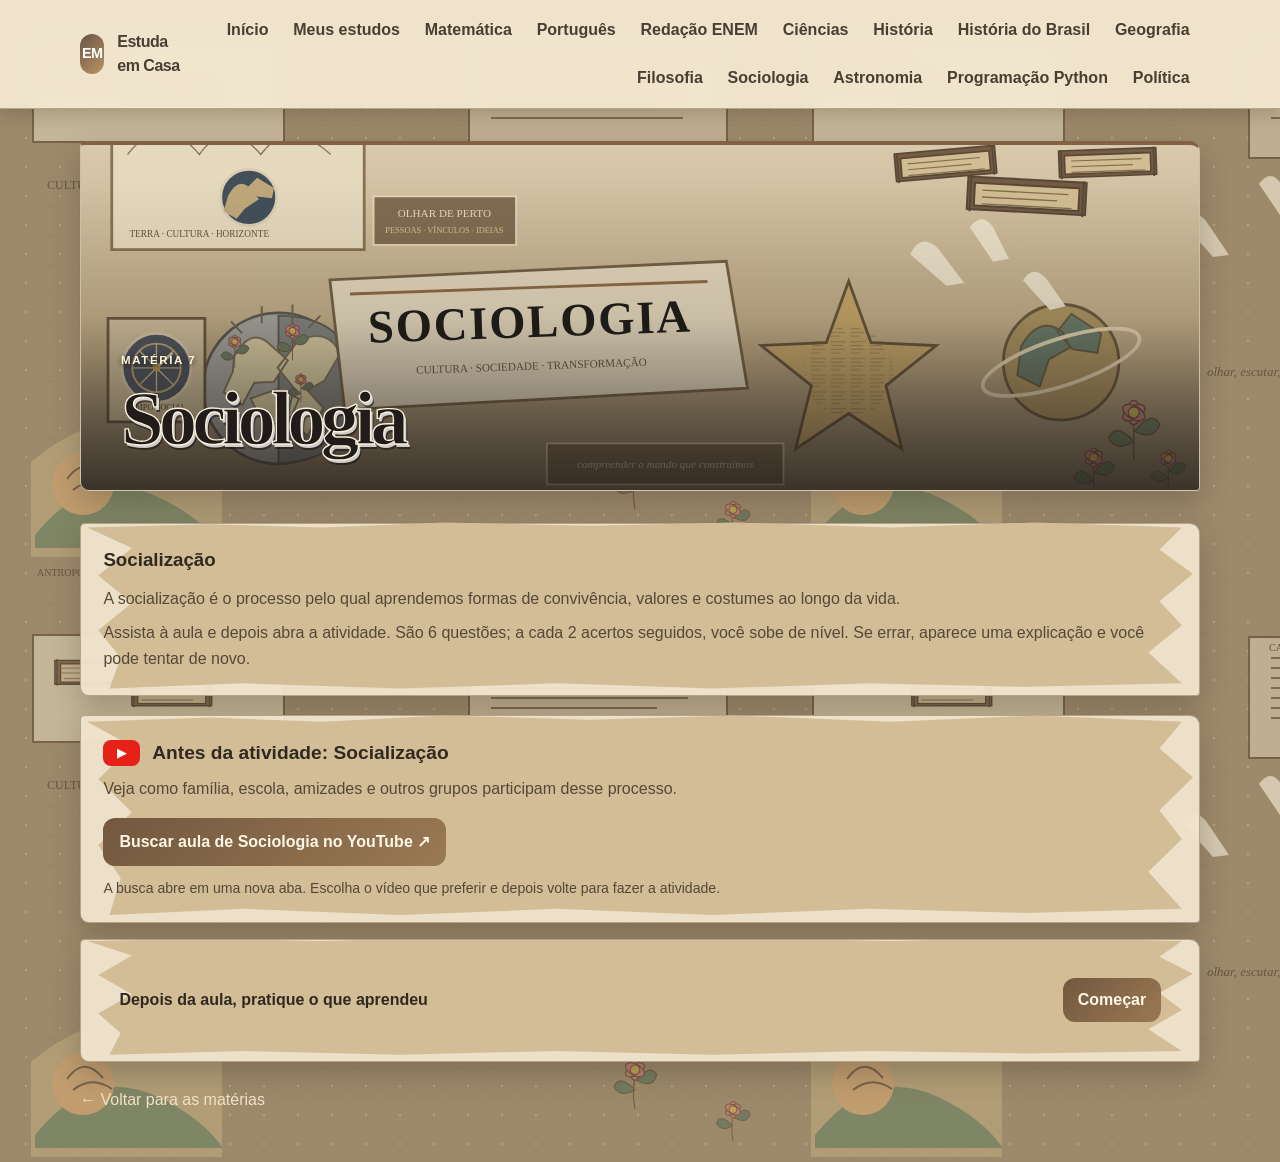
<file: sociologia.html>
<!DOCTYPE html>
<html lang="pt-BR">
  <head>
    <meta charset="UTF-8" />
    <meta name="viewport" content="width=device-width, initial-scale=1, viewport-fit=cover" />
    <title>Sociologia | Estuda em Casa</title>
    <meta
      http-equiv="Content-Security-Policy"
      content="default-src 'self'; base-uri 'self'; object-src 'none'; form-action 'self'; script-src 'self'; style-src 'self'; img-src 'self' data:; connect-src 'self'"
    />
    <link rel="stylesheet" href="styles.css" />
    <link rel="stylesheet" href="humanas-temas.css" />
  </head>
  <body class="sociology-page">
    <header class="topbar">
      <div class="container nav">
        <div class="brand">
          <span class="brand-mark">EM</span>
          <span>Estuda em Casa</span>
        </div>
        <button class="nav-menu-toggle" type="button" aria-label="Abrir menu de navegação" aria-expanded="false" aria-controls="primary-navigation">
          <span></span><span></span><span></span>
        </button>
        <nav class="nav-links" id="primary-navigation" aria-label="Menu principal">
          <a href="index.html">Início</a>
          <a href="meus-estudos.html">Meus estudos</a>
          <a href="matematica.html">Matemática</a>
          <a href="portugues.html">Português</a>
          <a href="redacao-enem.html">Redação ENEM</a>
          <a href="ciencias.html">Ciências</a>
          <a href="historia.html">História</a>
          <a href="historia-do-brasil.html">História do Brasil</a>
          <a href="geografia.html">Geografia</a>
          <a href="filosofia.html">Filosofia</a>
          <a href="sociologia.html">Sociologia</a>
          <a href="astronomia.html">Astronomia</a>
          <a href="programacao-python.html">Programação Python</a>
          <a href="politica.html">Política</a>
        </nav>
      </div>
    </header>

    <main class="container section">
      <div class="section-heading">
        <p class="eyebrow">Matéria 7</p>
        <h2>Sociologia</h2>
      </div>

      <section class="subject-intro">
        <h3 class="topic-title"></h3>
        <p class="topic-overview"></p>
        <p class="topic-directions"></p>
      </section>

      <section class="lesson-card" aria-labelledby="lesson-title">
        <div class="lesson-heading">
          <span class="youtube-mark" aria-hidden="true">▶</span>
          <h3 class="lesson-title" id="lesson-title"></h3>
        </div>
        <p class="lesson-description"></p>
        <a
          class="lesson-link"
          href="https://www.youtube.com/results?search_query=socializa%C3%A7%C3%A3o+sociologia+aula+ensino+m%C3%A9dio"
          target="_blank"
          rel="noopener noreferrer"
        ></a>
        <p class="lesson-note">A busca abre em uma nova aba. Escolha o vídeo que preferir e depois volte para fazer a atividade.</p>
      </section>

      <details class="challenge-panel wide-panel activity-details" data-subject="sociologia" data-correct-message="Isso aí! A socialização é o processo pelo qual aprendemos formas de convivência, valores e costumes.">
        <summary class="activity-summary">
          <span class="activity-summary-label">Depois da aula, pratique o que aprendeu</span>
          <span class="summary-action">Começar</span>
        </summary>
        <div class="activity-content">
          <p class="activity-instructions"></p>
          <p class="activity-status" aria-live="polite"></p>
          <div class="progress-track" aria-hidden="true"><span class="progress-fill"></span></div>
          <h3 class="question-prompt"></h3>
          <div class="answer-grid single-grid question-options"></div>
          <p class="challenge-result" aria-live="polite"></p>
          <button class="primary-btn quiz-continue" type="button" hidden></button>
        </div>
      </details>
      <a class="back-link" href="index.html#materias">← Voltar para as matérias</a>
    </main>

    <script src="catalogo-dados.js" defer></script>
    <script src="atividade.js" defer></script>
    <script src="estudos.js" defer></script>
    <script src="mobile-nav.js" defer></script>
  </body>
</html>
</file>
<file: styles.css>
:root {
  --bg: #fffaf2;
  --panel: #ffffff;
  --panel-alt: #fff1d8;
  --primary: #f28c28;
  --primary-dark: #b85d0d;
  --primary-soft: #ffe7c2;
  --accent: #3a9d68;
  --success: #1f8f5f;
  --text: #2d2a26;
  --muted: #665d51;
  --shadow: 0 14px 30px rgba(157, 94, 18, 0.12);
  --radius: 20px;
}

* {
  box-sizing: border-box;
}

html {
  scroll-behavior: smooth;
  -webkit-text-size-adjust: 100%;
  text-size-adjust: 100%;
  overflow-x: clip;
}

body {
  margin: 0;
  min-height: 100vh;
  min-height: 100dvh;
  min-width: 0;
  overflow-x: clip;
  padding-inline: env(safe-area-inset-left) env(safe-area-inset-right);
  font-family: "Segoe UI", Arial, sans-serif;
  font-size: 1rem;
  line-height: 1.5;
  background: linear-gradient(180deg, #fffaf4 0%, #fff8ee 42%, #fff4df 100%);
  color: var(--text);
}

a {
  text-decoration: none;
  color: inherit;
}

button,
input,
select,
textarea {
  font: inherit;
}

.container {
  width: min(1120px, calc(100% - 2rem));
  margin: 0 auto;
}

.topbar {
  position: sticky;
  top: 0;
  z-index: 10;
  padding-top: env(safe-area-inset-top);
  backdrop-filter: blur(10px);
  background: rgba(255, 250, 242, 0.85);
  border-bottom: 1px solid rgba(183, 139, 84, 0.12);
}

.nav {
  display: flex;
  align-items: center;
  justify-content: space-between;
  gap: 1rem;
  min-height: 72px;
}

.brand {
  display: inline-flex;
  align-items: center;
  gap: 0.8rem;
  font-weight: 800;
  letter-spacing: -0.03em;
}

.brand-mark {
  display: inline-grid;
  place-items: center;
  width: 2.5rem;
  height: 2.5rem;
  border-radius: 12px;
  background: linear-gradient(135deg, var(--primary), #e8a84c);
  color: white;
  font-size: 0.9rem;
}

.nav-links {
  display: flex;
  flex-wrap: wrap;
  justify-content: flex-end;
  gap: 0.6rem 1rem;
  color: var(--muted);
  font-weight: 600;
}

.hero {
  display: grid;
  grid-template-columns: 1.4fr 0.8fr;
  gap: 2rem;
  align-items: center;
  padding: 4rem 0 3rem;
}

.eyebrow {
  margin: 0 0 0.75rem;
  color: var(--primary);
  text-transform: uppercase;
  letter-spacing: 0.14em;
  font-size: 0.72rem;
  font-weight: 800;
}

.hero-copy h1 {
  margin: 0;
  font-size: clamp(2.3rem, 4vw, 4.1rem);
  line-height: 1.02;
  letter-spacing: -0.06em;
}

.lead {
  max-width: 560px;
  margin: 1.25rem 0 0;
  color: var(--muted);
  font-size: 1.08rem;
  line-height: 1.7;
}

.hero-actions {
  margin-top: 2rem;
  display: flex;
  flex-wrap: wrap;
  gap: 1rem;
}

.primary-btn,
.ghost-btn,
.answer-btn {
  border: none;
  border-radius: 14px;
  padding: 0.9rem 1.3rem;
  font-weight: 700;
  cursor: pointer;
  transition: transform 0.2s ease, box-shadow 0.2s ease;
}

.primary-btn {
  background: linear-gradient(135deg, var(--primary), #ec9b3d);
  color: white;
  box-shadow: var(--shadow);
}

.ghost-btn {
  background: white;
  color: var(--text);
  border: 1px solid rgba(148, 163, 184, 0.2);
}

.primary-btn:hover,
.ghost-btn:hover,
.answer-btn:not(:disabled):hover {
  transform: translateY(-1px);
}

.hero-card {
  background: linear-gradient(160deg, #1f6f4a 0%, #2fb377 100%);
  color: white;
  border-radius: 28px;
  padding: 2rem 1.5rem;
  box-shadow: 0 18px 40px rgba(31, 111, 74, 0.2);
}

.score-pill {
  display: inline-flex;
  background: rgba(255, 255, 255, 0.12);
  border: 1px solid rgba(255, 255, 255, 0.2);
  border-radius: 999px;
  padding: 0.4rem 0.8rem;
  font-size: 0.78rem;
  font-weight: 700;
  letter-spacing: 0.04em;
  text-transform: uppercase;
}

.score-value {
  margin-top: 1rem;
  font-size: clamp(2.5rem, 4vw, 4rem);
  font-weight: 800;
  letter-spacing: -0.06em;
}

.hero-card ul {
  margin: 1.5rem 0 0;
  padding: 0;
  list-style: none;
  display: grid;
  gap: 0.85rem;
  color: rgba(255, 255, 255, 0.82);
}

.section {
  padding: 2rem 0 4rem;
}

.section-heading {
  margin-bottom: 2rem;
}

.section-heading h2 {
  margin: 0;
  font-size: clamp(1.8rem, 3vw, 2.7rem);
  letter-spacing: -0.05em;
}

.section-intro {
  max-width: 680px;
  margin: 0.8rem 0 0;
  color: var(--muted);
  line-height: 1.65;
}

.left {
  margin-bottom: 1.5rem;
}

.subject-grid {
  display: grid;
  grid-template-columns: repeat(4, minmax(0, 1fr));
  gap: 1.2rem;
}

.subject-card {
  display: flex;
  flex-direction: column;
  align-items: flex-start;
  background: var(--panel);
  border: 1px solid rgba(148, 163, 184, 0.18);
  border-radius: var(--radius);
  padding: 1.4rem;
  box-shadow: 0 8px 22px rgba(15, 23, 42, 0.04);
  transition: transform 0.2s ease, box-shadow 0.2s ease;
}

a.subject-card:hover {
  transform: translateY(-3px);
  box-shadow: var(--shadow);
}

.subject-grid-home {
  grid-template-columns: repeat(3, minmax(0, 1fr));
}

.subject-tag {
  display: inline-block;
  background: var(--primary-soft);
  color: var(--primary-dark);
  padding: 0.42rem 0.7rem;
  border-radius: 999px;
  font-size: 0.75rem;
  font-weight: 700;
}

.subject-card h3 {
  margin: 1rem 0 0.5rem;
  font-size: 1.25rem;
}

.subject-card p {
  margin: 0;
  color: var(--muted);
  line-height: 1.6;
}

.card-link {
  margin-top: 1rem;
  color: var(--primary-dark);
  font-weight: 700;
}

.welcome-card h2 {
  margin: 1.25rem 0 0.5rem;
  font-size: 1.6rem;
  letter-spacing: -0.04em;
}

.welcome-card p {
  margin: 0;
  color: rgba(255, 255, 255, 0.88);
  line-height: 1.65;
}

.subject-intro {
  max-width: 760px;
  margin: 0 auto 1.2rem;
  padding: 1.4rem;
  background: white;
  border: 1px solid rgba(183, 139, 84, 0.16);
  border-radius: var(--radius);
}

.subject-intro h3 {
  margin: 0 0 0.7rem;
}

.subject-intro p {
  margin: 0;
  color: var(--muted);
  line-height: 1.65;
}

.subject-intro p + p {
  margin-top: 0.5rem;
}

.lesson-card {
  max-width: 920px;
  margin: 0 auto 1rem;
  padding: 1.4rem;
  background: #fff;
  border: 1px solid rgba(183, 139, 84, 0.2);
  border-radius: var(--radius);
  box-shadow: 0 8px 22px rgba(15, 23, 42, 0.04);
}

.lesson-heading {
  display: flex;
  align-items: center;
  gap: 0.75rem;
  margin-bottom: 0.55rem;
}

.youtube-mark {
  display: inline-grid;
  flex: 0 0 auto;
  place-items: center;
  width: 2.3rem;
  height: 1.65rem;
  border-radius: 0.5rem;
  background: #e62117;
  color: white;
  font-size: 0.75rem;
  font-weight: 800;
}

.lesson-card h3 {
  margin: 0;
  font-size: 1.2rem;
}

.lesson-card p {
  margin: 0;
  color: var(--muted);
  line-height: 1.6;
}

.lesson-link {
  display: inline-flex;
  margin-top: 1rem;
  padding: 0.75rem 1rem;
  border-radius: 12px;
  color: white;
  background: #c9221a;
  font-weight: 700;
}

.lesson-link:hover {
  background: #a91c16;
}

.lesson-note {
  margin-top: 0.7rem !important;
  font-size: 0.88rem;
}

.activity-details {
  padding: 0;
  overflow: hidden;
}

.activity-summary {
  display: flex;
  align-items: center;
  justify-content: space-between;
  gap: 1rem;
  padding: 1.25rem 1.4rem;
  cursor: pointer;
  list-style: none;
  font-weight: 700;
}

.activity-summary::-webkit-details-marker {
  display: none;
}

.summary-action {
  flex: 0 0 auto;
  padding: 0.6rem 0.9rem;
  border-radius: 12px;
  color: white;
  background: var(--primary);
}

.activity-content {
  padding: 0 1.4rem 1.4rem;
  border-top: 1px solid rgba(183, 139, 84, 0.16);
}

.activity-instructions,
.activity-status {
  margin: 1rem 0 0;
  color: var(--muted);
  line-height: 1.6;
}

.progress-track {
  height: 0.65rem;
  margin-top: 0.8rem;
  overflow: hidden;
  border-radius: 999px;
  background: var(--primary-soft);
}

.progress-fill {
  display: block;
  width: 0;
  height: 100%;
  border-radius: inherit;
  background: var(--accent);
  transition: width 0.25s ease;
}

.question-prompt {
  white-space: pre-line;
  line-height: 1.6;
}

.quiz-continue {
  margin-top: 0.9rem;
}

.answer-btn:disabled {
  cursor: default;
}

.activity-content h3 {
  margin: 1.2rem 0 0.4rem;
}

.how-to-section {
  padding-top: 1rem;
}

.steps-grid {
  display: grid;
  grid-template-columns: repeat(3, minmax(0, 1fr));
  gap: 1rem;
}

.step-card {
  display: flex;
  align-items: flex-start;
  gap: 0.9rem;
  padding: 1.2rem;
  background: white;
  border: 1px solid rgba(183, 139, 84, 0.16);
  border-radius: var(--radius);
}

.step-number {
  display: grid;
  flex: 0 0 auto;
  place-items: center;
  width: 2.2rem;
  height: 2.2rem;
  border-radius: 50%;
  color: white;
  background: var(--primary);
  font-weight: 800;
}

.step-card h3 {
  margin: 0 0 0.4rem;
}

.step-card p,
.privacy-note {
  margin: 0;
  color: var(--muted);
  line-height: 1.6;
}

.privacy-note {
  margin-top: 1rem;
  text-align: center;
}

.math {
  background: linear-gradient(180deg, rgba(59, 130, 246, 0.06), rgba(255, 255, 255, 1));
}

.language {
  background: linear-gradient(180deg, rgba(236, 72, 153, 0.06), rgba(255, 255, 255, 1));
}

.science {
  background: linear-gradient(180deg, rgba(16, 185, 129, 0.06), rgba(255, 255, 255, 1));
}

.history {
  background: linear-gradient(180deg, rgba(245, 158, 11, 0.06), rgba(255, 255, 255, 1));
}

.politics {
  background: linear-gradient(160deg, rgba(31, 111, 74, 0.13), rgba(255, 255, 255, 1) 76%);
}

.brazil-history {
  background: linear-gradient(160deg, rgba(232, 168, 76, 0.2), rgba(255, 255, 255, 1) 76%);
}

.essay-card {
  background: linear-gradient(160deg, rgba(123, 157, 88, 0.2), rgba(255, 255, 255, 1) 76%);
}

.culture-note {
  max-width: 760px;
  margin: 0 auto 1.2rem;
  padding: 1rem 1.2rem;
  border-left: 4px solid var(--accent);
  border-radius: 0 14px 14px 0;
  background: rgba(255, 255, 255, 0.8);
  color: var(--muted);
  line-height: 1.65;
}

.subject-brazilian-politics .culture-note {
  border-left-color: #1f6f4a;
}

.subject-brazilian-history .culture-note {
  border-left-color: #d99125;
}

.challenge-layout {
  display: grid;
  grid-template-columns: 1.15fr 0.85fr;
  gap: 1.4rem;
}

.challenge-panel,
.quiz-panel {
  background: rgba(255, 255, 255, 0.8);
  border: 1px solid rgba(148, 163, 184, 0.18);
  border-radius: 28px;
  padding: 1.4rem;
  box-shadow: var(--shadow);
}

.challenge-box {
  background: var(--panel-alt);
  border-radius: 20px;
  padding: 1.3rem;
}

.challenge-text {
  margin: 0;
  font-size: 1.18rem;
  line-height: 1.7;
  min-height: 90px;
}

.answer-grid {
  display: grid;
  grid-template-columns: repeat(2, minmax(0, 1fr));
  gap: 0.8rem;
  margin-top: 1.1rem;
}

.answer-btn {
  background: white;
  border: 1px solid rgba(148, 163, 184, 0.2);
  color: var(--text);
  font-weight: 700;
}

.single-grid {
  grid-template-columns: repeat(2, minmax(0, 1fr));
}

.wide-panel {
  max-width: 760px;
  margin: 0 auto;
}

.back-link {
  display: inline-flex;
  margin-top: 1rem;
}

.answer-btn.correct {
  background: rgba(22, 163, 74, 0.12);
  color: var(--success);
  border-color: rgba(22, 163, 74, 0.35);
}

.answer-btn.wrong {
  background: rgba(239, 68, 68, 0.1);
  color: #b91c1c;
  border-color: rgba(239, 68, 68, 0.2);
}

.challenge-result,
.quiz-result {
  min-height: 24px;
  margin-top: 1rem;
  font-weight: 700;
}

.quiz-form {
  display: grid;
  gap: 1rem;
}

.quiz-item {
  background: #f8faff;
  border: 1px solid rgba(148, 163, 184, 0.16);
  border-radius: 18px;
  padding: 1rem;
}

.quiz-item p {
  margin: 0 0 0.7rem;
  font-weight: 700;
}

.quiz-item label {
  display: flex;
  align-items: center;
  gap: 0.5rem;
  color: var(--muted);
  margin-top: 0.5rem;
}

.submit-btn {
  width: fit-content;
  margin-top: 0.5rem;
}

.planner-grid {
  display: grid;
  grid-template-columns: repeat(3, minmax(0, 1fr));
  gap: 1rem;
}

.planner-item {
  display: flex;
  align-items: flex-start;
  gap: 0.9rem;
  background: white;
  border-radius: 20px;
  border: 1px solid rgba(148, 163, 184, 0.18);
  padding: 1rem;
}

.check {
  display: grid;
  place-items: center;
  width: 2.2rem;
  height: 2.2rem;
  border-radius: 10px;
  font-weight: 800;
  background: #eef2ff;
  color: var(--primary);
}

.planner-item.done .check {
  background: rgba(22, 163, 74, 0.12);
  color: var(--success);
}

.planner-item.active .check {
  background: rgba(245, 158, 11, 0.12);
  color: #b45309;
}

.planner-item h3 {
  margin: 0 0 0.4rem;
  font-size: 1.05rem;
}

.planner-item p {
  margin: 0;
  color: var(--muted);
  line-height: 1.5;
}

.footer {
  padding: 1.5rem 0 3rem;
}

.footer-inner {
  display: flex;
  justify-content: space-between;
  gap: 1rem;
  border-top: 1px solid rgba(148, 163, 184, 0.2);
  padding-top: 1.5rem;
  color: var(--muted);
}

.support-widget {
  position: fixed;
  right: 1.25rem;
  bottom: 1.25rem;
  z-index: 30;
}

.support-chat {
  display: flex;
  flex-direction: column-reverse;
  align-items: flex-end;
  gap: 0.75rem;
}

.support-chat-toggle {
  display: inline-flex;
  align-items: center;
  justify-content: center;
  min-height: 3rem;
  padding: 0.85rem 1.2rem;
  border: 0;
  border-radius: 999px;
  background: #176b3a;
  box-shadow: 0 8px 24px rgba(23, 107, 58, 0.28);
  color: white;
  cursor: pointer;
  font-weight: 700;
  list-style: none;
}

.support-chat-toggle::-webkit-details-marker {
  display: none;
}

.support-chat-toggle::marker {
  content: "";
}

.support-chat-toggle:hover {
  background: #105a2f;
}

.support-chat-toggle:focus-visible,
.support-chat-link:focus-visible {
  outline: 3px solid #f28c28;
  outline-offset: 3px;
}

.support-chat-panel {
  display: grid;
  gap: 0.75rem;
  width: min(22rem, calc(100vw - 2rem));
  max-height: min(60vh, 24rem);
  overflow-y: auto;
  padding: 1.25rem;
  border: 1px solid rgba(183, 139, 84, 0.2);
  border-radius: 18px;
  background: white;
  box-shadow: 0 14px 36px rgba(45, 42, 38, 0.18);
}

.support-chat-title {
  margin: 0;
  font-size: 1.15rem;
}

.support-chat-description,
.support-chat-note {
  margin: 0;
  color: var(--muted);
  line-height: 1.55;
}

.support-chat-link {
  display: inline-flex;
  justify-content: center;
  padding: 0.8rem 1rem;
  border-radius: 12px;
  background: #176b3a;
  color: white;
  font-weight: 700;
  text-align: center;
}

.support-chat-link:hover {
  background: #105a2f;
}

.support-chat-note {
  font-size: 0.82rem;
}

@media (max-width: 900px) {
  .hero,
  .challenge-layout,
  .subject-grid,
  .subject-grid-home,
  .steps-grid,
  .planner-grid {
    grid-template-columns: 1fr;
  }

  .nav {
    flex-direction: column;
    justify-content: center;
    padding: 1rem 0;
    gap: 0.75rem;
  }

  .nav-links {
    flex-wrap: wrap;
    justify-content: center;
  }

  .footer-inner {
    flex-direction: column;
    align-items: center;
    text-align: center;
  }
}

.study-hub > .section-heading h1 {
  margin: 0;
  font-size: clamp(1.8rem, 3vw, 2.7rem);
  letter-spacing: -0.05em;
}

.study-dashboard,
.study-section-card {
  margin: 0 0 1.25rem;
  padding: clamp(1.15rem, 3vw, 1.6rem);
  border: 1px solid rgba(183, 139, 84, 0.18);
  border-radius: var(--radius);
  background: var(--panel);
  box-shadow: 0 8px 22px rgba(15, 23, 42, 0.04);
}

.study-section-heading,
.resource-heading,
.resource-actions,
.goal-controls,
.tool-actions {
  display: flex;
  align-items: center;
  justify-content: space-between;
  gap: 0.75rem;
}

.study-section-heading h2,
.study-section-card > h2 {
  margin: 0;
}

.study-section-card > p:not(.eyebrow) {
  line-height: 1.6;
}

.study-stats,
.study-tools-grid {
  display: grid;
  grid-template-columns: repeat(4, minmax(0, 1fr));
  gap: 0.85rem;
  margin-top: 1rem;
}

.study-stat,
.study-tool-card,
.resource-card,
.subject-progress-item,
.mistake-entry {
  min-width: 0;
  padding: 1rem;
  border: 1px solid rgba(148, 163, 184, 0.2);
  border-radius: 16px;
  background: var(--panel);
}

.study-stat {
  display: grid;
  gap: 0.3rem;
  color: var(--muted);
  line-height: 1.4;
}

.study-stat-value {
  color: var(--text);
  font-size: 1.3rem;
  font-weight: 800;
}

.study-label,
.catalog-filters label {
  display: grid;
  gap: 0.45rem;
  color: var(--text);
  font-weight: 700;
}

.study-dashboard > .study-label {
  margin-top: 1rem;
}

.goal-controls {
  justify-content: flex-start;
  flex-wrap: wrap;
  margin-top: 0.55rem;
}

.study-hub input,
.study-hub select,
.study-hub textarea {
  width: 100%;
  min-height: 2.8rem;
  padding: 0.65rem 0.75rem;
  border: 1px solid rgba(102, 93, 81, 0.34);
  border-radius: 10px;
  background: var(--panel);
  color: var(--text);
}

.goal-controls input {
  width: 8rem;
}

.study-hub input:focus-visible,
.study-hub select:focus-visible,
.study-hub textarea:focus-visible,
.study-hub button:focus-visible,
.study-hub a:focus-visible {
  outline: 3px solid var(--accent);
  outline-offset: 2px;
}

.study-progress-track {
  height: 0.65rem;
  margin-top: 0.6rem;
  overflow: hidden;
  border-radius: 99px;
  background: var(--primary-soft);
}

.study-progress-fill {
  display: block;
  height: 100%;
  border-radius: inherit;
  background: var(--accent);
  transition: width 0.2s ease;
}

.study-feedback,
.tool-helper,
.resource-subject,
.catalog-result-count,
.goal-progress-label {
  color: var(--muted);
  line-height: 1.5;
}

.achievement-row {
  display: flex;
  flex-wrap: wrap;
  gap: 0.5rem;
  margin-top: 0.8rem;
}

.achievement-badge,
.resource-format-tag {
  display: inline-flex;
  padding: 0.35rem 0.65rem;
  border-radius: 99px;
  background: var(--panel-alt);
  color: var(--muted);
  font-size: 0.85rem;
  font-weight: 700;
}

.achievement-badge.is-unlocked {
  background: #e4f3e7;
  color: #25633e;
}

.catalog-filters {
  display: grid;
  grid-template-columns: repeat(4, minmax(0, 1fr));
  gap: 0.8rem;
  margin-top: 1rem;
}

.catalog-results {
  display: grid;
  grid-template-columns: repeat(2, minmax(0, 1fr));
  gap: 0.85rem;
}

.resource-card h3,
.study-tool-card h3,
.subject-progress-item h3,
.mistake-entry h4 {
  margin: 0;
  color: var(--text);
  font-size: 1.05rem;
}

.resource-card p,
.study-tool-card p,
.mistake-entry p {
  line-height: 1.6;
}

.resource-actions {
  justify-content: flex-start;
  flex-wrap: wrap;
  margin-top: 0.85rem;
}

.resource-open {
  display: inline-flex;
  padding: 0.7rem 0.9rem;
  border-radius: 10px;
  background: var(--primary);
  color: white;
  font-weight: 700;
}

.mini-infographic {
  display: grid;
  gap: 0.5rem;
  padding-left: 1.3rem;
  color: var(--muted);
  line-height: 1.5;
}

.subject-progress-list {
  display: grid;
  grid-template-columns: repeat(2, minmax(0, 1fr));
  gap: 0.7rem;
  margin-top: 1rem;
}

.subject-progress-item .resource-heading h3 {
  font-size: 0.98rem;
}

.study-tools-grid {
  grid-template-columns: repeat(3, minmax(0, 1fr));
}

.study-tool-card {
  display: flex;
  flex-direction: column;
  align-items: flex-start;
  gap: 0.65rem;
}

.study-tool-card > button {
  margin-top: auto;
}

.pomodoro-display {
  color: var(--text);
  font-size: 2.2rem;
  font-variant-numeric: tabular-nums;
  font-weight: 800;
}

.planner-list {
  display: grid;
  width: 100%;
  gap: 0.55rem;
  padding-left: 1.2rem;
}

.planner-list li {
  padding-left: 0.2rem;
  line-height: 1.5;
}

.planner-list li .ghost-btn {
  padding: 0.4rem 0.6rem;
  margin-left: 0.3rem;
}

.flashcard-prompt,
.flashcard-answer {
  padding: 0.9rem;
  border-radius: 12px;
  background: var(--panel-alt);
  color: var(--text);
  line-height: 1.6;
}

.empty-state {
  padding: 1rem;
  border-radius: 12px;
  background: var(--panel-alt);
  color: var(--muted);
}

.mistake-entry + .mistake-entry {
  margin-top: 0.7rem;
}

.print-sheet {
  display: none;
}

:root[data-theme="dark"] {
  color-scheme: dark;
  --bg: #181c19;
  --panel: #242a25;
  --panel-alt: #30392f;
  --primary: #bd7937;
  --primary-dark: #e5a663;
  --primary-soft: #473724;
  --accent: #78b48a;
  --success: #7cc39b;
  --text: #f1eee6;
  --muted: #c5c1b6;
  --shadow: 0 14px 30px rgba(0, 0, 0, 0.3);
}

:root[data-theme="dark"] body:not(.redacao-page) {
  background: linear-gradient(180deg, #1c211d 0%, #20251f 45%, #24291f 100%);
}

:root[data-theme="dark"] body:not(.redacao-page) .topbar {
  background: rgba(29, 34, 30, 0.94);
  border-bottom-color: rgba(213, 211, 190, 0.15);
}

:root[data-theme="dark"] body:not(.redacao-page) .subject-card,
:root[data-theme="dark"] body:not(.redacao-page) .subject-intro,
:root[data-theme="dark"] body:not(.redacao-page) .lesson-card,
:root[data-theme="dark"] body:not(.redacao-page) .challenge-panel,
:root[data-theme="dark"] body:not(.redacao-page) .step-card,
:root[data-theme="dark"] body:not(.redacao-page) .study-dashboard,
:root[data-theme="dark"] body:not(.redacao-page) .study-section-card,
:root[data-theme="dark"] body:not(.redacao-page) .study-stat,
:root[data-theme="dark"] body:not(.redacao-page) .study-tool-card,
:root[data-theme="dark"] body:not(.redacao-page) .resource-card,
:root[data-theme="dark"] body:not(.redacao-page) .subject-progress-item,
:root[data-theme="dark"] body:not(.redacao-page) .mistake-entry,
:root[data-theme="dark"] body:not(.redacao-page) .answer-btn,
:root[data-theme="dark"] body:not(.redacao-page) .ghost-btn {
  background-color: var(--panel);
  border-color: rgba(213, 211, 190, 0.18);
  color: var(--text);
}

:root[data-theme="dark"] body:not(.redacao-page) .hero-card {
  background: linear-gradient(160deg, #214c37 0%, #287950 100%);
}

:root[data-theme="dark"] body:not(.redacao-page) .nav-links,
:root[data-theme="dark"] body:not(.redacao-page) .subject-intro p,
:root[data-theme="dark"] body:not(.redacao-page) .lesson-card p,
:root[data-theme="dark"] body:not(.redacao-page) .study-stat,
:root[data-theme="dark"] body:not(.redacao-page) .study-section-card p,
:root[data-theme="dark"] body:not(.redacao-page) .footer-inner {
  color: var(--muted);
}

@media (max-width: 900px) {
  .study-stats {
    grid-template-columns: repeat(2, minmax(0, 1fr));
  }

  .catalog-filters,
  .study-tools-grid {
    grid-template-columns: repeat(2, minmax(0, 1fr));
  }
}

@media (max-width: 600px) {
  .study-section-heading,
  .resource-heading,
  .resource-actions {
    align-items: flex-start;
  }

  .study-section-heading {
    flex-direction: column;
  }

  .catalog-filters,
  .catalog-results,
  .study-tools-grid,
  .subject-progress-list {
    grid-template-columns: 1fr;
  }

  .goal-controls {
    align-items: flex-start;
    flex-direction: column;
  }
}

.catalog-show-more {
  grid-column: 1 / -1;
  justify-self: center;
}

.study-hub .ghost-btn:hover,
.study-hub .primary-btn:hover,
.resource-open:hover {
  filter: brightness(0.96);
}

:root[data-theme="dark"] body:not(.redacao-page) .study-hub .resource-card,
:root[data-theme="dark"] body:not(.redacao-page) .study-hub .resource-card p,
:root[data-theme="dark"] body:not(.redacao-page) .study-hub .study-tool-card p,
:root[data-theme="dark"] body:not(.redacao-page) .study-hub .planner-list,
:root[data-theme="dark"] body:not(.redacao-page) .study-hub .resource-format-tag {
  color: var(--muted);
}

:root[data-theme="dark"] body:not(.redacao-page) .study-hub .achievement-badge.is-unlocked {
  background: #284934;
  color: #c2e8cb;
}

:root[data-theme="dark"] body:not(.redacao-page) .study-hub .flashcard-prompt,
:root[data-theme="dark"] body:not(.redacao-page) .study-hub .flashcard-answer,
:root[data-theme="dark"] body:not(.redacao-page) .study-hub .empty-state {
  background: var(--panel-alt);
  color: var(--text);
}

@media (prefers-reduced-motion: reduce) {
  html {
    scroll-behavior: auto;
  }

  *,
  *::before,
  *::after {
    scroll-behavior: auto !important;
    transition-duration: 0.01ms !important;
  }
}

@media print {
  body > * {
    display: none !important;
  }

  body > .print-sheet {
    display: block !important;
    padding: 1cm;
    color: #000;
    font: 12pt/1.6 Georgia, serif;
  }
}

@media (max-width: 480px) {
  .support-widget {
    right: 0.75rem;
    bottom: 0.75rem;
  }

  .support-chat-panel {
    width: min(22rem, calc(100vw - 1.5rem));
  }
}

img,
video,
iframe,
svg {
  max-width: 100%;
}

img,
video {
  height: auto;
}

button,
input,
select,
textarea {
  min-width: 0;
}

input,
select,
textarea {
  font-size: 16px;
}

.container,
main,
section,
article,
header,
footer,
.subject-card,
.lesson-card,
.activity-content,
.study-section-card,
.resource-card,
.study-tool-card {
  min-width: 0;
}

h1,
h2,
h3,
p,
a,
button,
label {
  overflow-wrap: anywhere;
}

a,
button,
summary,
select,
input[type="checkbox"],
input[type="radio"] {
  -webkit-tap-highlight-color: transparent;
}

.nav-menu-toggle {
  display: inline-grid;
  flex: 0 0 2.75rem;
  place-content: center;
  gap: 0.3rem;
  width: 2.75rem;
  height: 2.75rem;
  padding: 0.5rem;
  border: 1px solid rgba(102, 93, 81, 0.26);
  border-radius: 0.75rem;
  background: var(--panel);
  color: var(--text);
  cursor: pointer;
}

.nav-menu-toggle span {
  display: block;
  width: 1.35rem;
  height: 2px;
  border-radius: 2px;
  background: currentColor;
}

.nav-menu-toggle:focus-visible,
.nav-menu-toggle:active {
  outline: 3px solid var(--accent);
  outline-offset: 2px;
}

.nav-links {
  gap: 0.25rem;
}

.nav-links a,
.hero-actions > a,
.lesson-link,
.back-link,
.card-link,
.essay-video-card a,
.resource-open,
.summary-action {
  display: inline-flex;
  align-items: center;
  min-height: 2.75rem;
}

.nav-links a {
  padding: 0.5rem 0.65rem;
  border-radius: 0.65rem;
}

.primary-btn,
.ghost-btn,
.answer-btn,
.activity-summary,
.support-chat-toggle,
.support-chat-link {
  min-height: 2.75rem;
}

.answer-grid,
.single-grid {
  grid-template-columns: minmax(0, 1fr);
}

.nav {
  position: relative;
  flex-direction: row;
  justify-content: space-between;
  gap: 0.75rem;
  min-height: 4rem;
  padding-block: 0.5rem;
}

.brand {
  min-width: 0;
}

.nav-menu-toggle {
  display: inline-grid;
}

.nav-links {
  position: absolute;
  z-index: 20;
  top: calc(100% - 0.1rem);
  right: 0;
  left: 0;
  display: none;
  max-height: min(70dvh, 32rem);
  overflow-y: auto;
  overscroll-behavior: contain;
  padding: 0.5rem;
  border: 1px solid rgba(102, 93, 81, 0.2);
  border-radius: 0 0 1rem 1rem;
  background: #fffaf2;
  box-shadow: 0 12px 24px rgba(45, 42, 38, 0.16);
  color: var(--muted);
}

.nav-links.is-open {
  display: grid;
  grid-template-columns: minmax(0, 1fr);
  justify-content: stretch;
}

.nav-links a {
  width: 100%;
}

.section {
  padding-top: clamp(1.25rem, 5vw, 2rem);
  padding-bottom: max(2.5rem, env(safe-area-inset-bottom));
}

.section-heading h2,
.study-hub > .section-heading h1,
.essay-heading h1,
.hero-copy h1 {
  font-size: clamp(1.8rem, 7vw, 4.1rem);
  overflow-wrap: anywhere;
}

.section-heading,
.subject-intro,
.lesson-card,
.challenge-panel,
.study-dashboard,
.study-section-card,
.essay-heading,
.essay-section {
  max-width: 100%;
}

.subject-grid,
.subject-grid-home,
.steps-grid,
.challenge-layout,
.planner-grid,
.study-stats,
.catalog-filters,
.catalog-results,
.study-tools-grid,
.subject-progress-list,
.essay-video-grid,
.competency-grid {
  grid-template-columns: minmax(0, 1fr);
}

.activity-summary {
  flex-wrap: wrap;
  padding: 1rem;
}

.activity-content,
.lesson-card,
.subject-intro,
.challenge-panel,
.essay-section {
  padding-inline: clamp(1rem, 4vw, 1.4rem);
}

.answer-btn {
  width: 100%;
  padding: 0.75rem 0.9rem;
  text-align: left;
}

.back-link,
.card-link {
  padding-block: 0.5rem;
}

.submit-btn {
  width: 100%;
}

.footer-inner {
  padding-bottom: max(1rem, env(safe-area-inset-bottom));
}

.support-widget {
  right: max(0.75rem, env(safe-area-inset-right));
  bottom: max(0.75rem, env(safe-area-inset-bottom));
}

.support-chat-panel {
  width: min(22rem, calc(100vw - 2rem - env(safe-area-inset-left) - env(safe-area-inset-right)));
  max-height: min(60dvh, 24rem);
}

body[class] {
  background-attachment: scroll;
}

:root[data-theme="dark"] body[class] {
  background-attachment: scroll;
}

.nav-menu-toggle {
  color: #3b332b;
  background: rgba(255, 250, 242, 0.98);
}

.nav-links.is-open {
  color: #493e31;
}

.nav-links a:focus-visible,
.primary-btn:focus-visible,
.ghost-btn:focus-visible,
.answer-btn:focus-visible,
.activity-summary:focus-visible,
.lesson-link:focus-visible,
.back-link:focus-visible,
.card-link:focus-visible,
.essay-video-card a:focus-visible,
.resource-open:focus-visible {
  outline: 3px solid var(--accent);
  outline-offset: 2px;
}

.primary-btn:active,
.ghost-btn:active,
.answer-btn:not(:disabled):active,
.lesson-link:active,
.subject-card:active,
.essay-video-card a:active,
.resource-open:active {
  filter: brightness(0.94);
}

@media (min-width: 600px) {
  .container {
    width: min(1120px, calc(100% - 2.5rem));
  }

  .nav {
    flex-direction: row;
    align-items: center;
    min-height: 4.5rem;
  }

  .nav-menu-toggle {
    display: none;
  }

  .nav-links,
  .nav-links.is-open {
    position: static;
    display: flex;
    flex: 1 1 auto;
    flex-wrap: wrap;
    justify-content: flex-end;
    max-height: none;
    overflow: visible;
    padding: 0;
    border: 0;
    border-radius: 0;
    background: transparent;
    box-shadow: none;
  }

  .nav-links a {
    width: auto;
  }

  .subject-grid,
  .subject-grid-home,
  .steps-grid,
  .planner-grid,
  .study-stats,
  .catalog-filters,
  .study-tools-grid,
  .essay-video-grid,
  .competency-grid {
    grid-template-columns: repeat(2, minmax(0, 1fr));
  }

  .catalog-results,
  .subject-progress-list {
    grid-template-columns: repeat(2, minmax(0, 1fr));
  }

  .answer-grid,
  .single-grid {
    grid-template-columns: repeat(2, minmax(0, 1fr));
  }

  .challenge-layout {
    grid-template-columns: minmax(0, 1fr);
  }

  .submit-btn {
    width: fit-content;
  }
}

@media (min-width: 1024px) {
  .container {
    width: min(1120px, calc(100% - 3rem));
  }

  .hero {
    grid-template-columns: minmax(0, 1.4fr) minmax(18rem, 0.8fr);
  }

  .subject-grid {
    grid-template-columns: repeat(4, minmax(0, 1fr));
  }

  .subject-grid-home,
  .steps-grid,
  .planner-grid {
    grid-template-columns: repeat(3, minmax(0, 1fr));
  }

  .study-stats {
    grid-template-columns: repeat(4, minmax(0, 1fr));
  }

  .catalog-filters {
    grid-template-columns: repeat(4, minmax(0, 1fr));
  }

  .catalog-results,
  .subject-progress-list {
    grid-template-columns: repeat(2, minmax(0, 1fr));
  }

  .study-tools-grid {
    grid-template-columns: repeat(3, minmax(0, 1fr));
  }

  .challenge-layout {
    grid-template-columns: minmax(0, 1.15fr) minmax(0, 0.85fr);
  }
}
</file>
<file: inicio.css>
body.home-page {
  color: #432d25;
  background:
    radial-gradient(ellipse at 8% 12%, rgba(255, 197, 143, 0.28), transparent 30rem),
    radial-gradient(ellipse at 92% 35%, rgba(244, 164, 154, 0.2), transparent 34rem),
    linear-gradient(180deg, #fff5e8 0%, #fff8ec 46%, #ffefd9 100%);
}

.home-page .topbar {
  background: rgba(255, 247, 235, 0.94);
  border-bottom-color: rgba(174, 94, 51, 0.18);
  box-shadow: 0 5px 18px rgba(126, 69, 37, 0.08);
}

.home-page .brand,
.home-page .nav-links a {
  color: #59392e;
}

.home-page .brand-mark {
  background: linear-gradient(135deg, #e76f51, #f4a261);
}

.home-page .nav-links a:hover,
.home-page .nav-links a:focus-visible {
  color: #b54437;
}

.home-page .hero {
  gap: 1.5rem;
}

.home-page .hero-copy {
  padding: clamp(1.5rem, 4vw, 2.75rem);
  border: 1px solid rgba(196, 111, 72, 0.22);
  border-radius: 30px 22px 30px 22px;
  background: linear-gradient(140deg, #ffedcf 0%, #fff4df 55%, #ffe0ca 100%);
  box-shadow: 0 16px 36px rgba(141, 81, 46, 0.1);
}

.home-page .hero-copy h1 {
  color: #59372d;
}

.home-page .hero .eyebrow {
  color: #b94b3d;
}

.home-page .lead {
  color: #674c3e;
}

.home-page .hero .primary-btn {
  color: #fffaf2;
  background: linear-gradient(135deg, #d95d45, #ea8152);
  box-shadow: 0 10px 22px rgba(174, 70, 47, 0.2);
}

.home-page .hero .ghost-btn {
  color: #6b4435;
  background: rgba(255, 255, 255, 0.72);
  border-color: rgba(156, 98, 61, 0.24);
}

.home-page .hero-card {
  background: linear-gradient(150deg, #e76f51 0%, #f08a5d 56%, #f4a261 100%);
  box-shadow: 0 18px 40px rgba(177, 79, 48, 0.2);
}

.home-page .score-pill {
  color: #6d3e2e;
  background: rgba(255, 242, 214, 0.78);
  border-color: rgba(255, 255, 255, 0.65);
}

.home-page .section-heading {
  padding: 1.25rem 1.5rem;
  border-left: 5px solid #e76f51;
  border-radius: 0 18px 18px 0;
  background: rgba(255, 249, 238, 0.78);
}

.home-page .section-heading h2 {
  color: #4b332b;
}

.home-page .section-heading .eyebrow {
  color: #bc5941;
}

.home-page .section-intro {
  color: #684e40;
}

.home-page .subject-card {
  --card-bg: #fff0df;
  --card-edge: #e8a16c;
  --card-link: #a44d36;
  background: var(--card-bg);
  border: 1px solid var(--card-edge);
  border-top: 5px solid var(--card-edge);
  box-shadow: 0 9px 22px rgba(112, 73, 48, 0.09);
}

.home-page .subject-card:nth-child(1) {
  --card-bg: #ffe4d6;
  --card-edge: #e98965;
  --card-link: #a54434;
}

.home-page .subject-card:nth-child(2) {
  --card-bg: #ffe3df;
  --card-edge: #df8c86;
  --card-link: #9b484a;
}

.home-page .subject-card:nth-child(3) {
  --card-bg: #fff0c9;
  --card-edge: #dfa94d;
  --card-link: #8a5b19;
}

.home-page .subject-card:nth-child(4) {
  --card-bg: #ffedbd;
  --card-edge: #d9a843;
  --card-link: #805518;
}

.home-page .subject-card:nth-child(5) {
  --card-bg: #e8efcf;
  --card-edge: #9eac68;
  --card-link: #51602f;
}

.home-page .subject-card:nth-child(6) {
  --card-bg: #f8e1c9;
  --card-edge: #cf9360;
  --card-link: #88512e;
}

.home-page .subject-card:nth-child(7) {
  --card-bg: #ffe8ce;
  --card-edge: #dfa66d;
  --card-link: #91532b;
}

.home-page .subject-card:nth-child(8) {
  --card-bg: #f3e3d7;
  --card-edge: #c69272;
  --card-link: #86533c;
}

.home-page .subject-card:nth-child(9) {
  --card-bg: #f8ddd8;
  --card-edge: #d38476;
  --card-link: #984b43;
}

.home-page .subject-card:nth-child(10) {
  --card-bg: #e9e6d4;
  --card-edge: #a39c68;
  --card-link: #615c36;
}

.home-page .subject-card:nth-child(11) {
  --card-bg: #ffe8bd;
  --card-edge: #d99a42;
  --card-link: #8c501c;
}

.home-page .subject-card:nth-child(12) {
  --card-bg: #e7e9e9;
  --card-edge: #899b9d;
  --card-link: #496369;
}

.home-page .subject-card:nth-child(13) {
  --card-bg: #f6e0bd;
  --card-edge: #c99251;
  --card-link: #805229;
}

.home-page .subject-card h3 {
  color: #49342c;
}

.home-page .subject-card p {
  color: #604a3e;
}

.home-page .subject-tag {
  color: #593b2f;
  background: rgba(255, 252, 242, 0.78);
  border: 1px solid rgba(124, 76, 47, 0.14);
}

.home-page .card-link {
  color: var(--card-link);
}

.home-page a.subject-card:hover,
.home-page a.subject-card:focus-visible {
  transform: translateY(-4px);
  box-shadow: 0 16px 28px rgba(112, 73, 48, 0.16);
}

.home-page .how-to-section .section-heading {
  border-left-color: #e6a64f;
}

.home-page .step-card {
  background: #fff7e9;
  border: 1px solid #ead2ac;
  box-shadow: 0 8px 20px rgba(112, 73, 48, 0.07);
}

.home-page .step-number {
  color: #fffaf2;
  background: linear-gradient(135deg, #de6c4c, #e6a64f);
}

.home-page .step-card h3 {
  color: #54382c;
}

.home-page .step-card p,
.home-page .privacy-note {
  color: #685142;
}

.home-page .footer {
  background: rgba(242, 220, 190, 0.76);
  border-top: 1px solid rgba(164, 108, 62, 0.16);
}

.home-page .footer-inner {
  color: #654a3a;
}

:root[data-theme="dark"] body.home-page {
  color: #432d25;
  background:
    radial-gradient(ellipse at 8% 12%, rgba(255, 197, 143, 0.28), transparent 30rem),
    radial-gradient(ellipse at 92% 35%, rgba(244, 164, 154, 0.2), transparent 34rem),
    linear-gradient(180deg, #fff5e8 0%, #fff8ec 46%, #ffefd9 100%);
}

:root[data-theme="dark"] body.home-page .topbar {
  background: rgba(255, 247, 235, 0.94);
  border-bottom-color: rgba(174, 94, 51, 0.18);
}

:root[data-theme="dark"] body.home-page .brand,
:root[data-theme="dark"] body.home-page .nav-links a {
  color: #59392e;
}

:root[data-theme="dark"] body.home-page .hero-card {
  color: #fffaf2;
  background: linear-gradient(150deg, #e76f51 0%, #f08a5d 56%, #f4a261 100%);
}

:root[data-theme="dark"] body.home-page .subject-card,
:root[data-theme="dark"] body.home-page .step-card {
  color: #432d25;
  background: var(--card-bg, #fff7e9);
  border-color: var(--card-edge, #ead2ac);
}

:root[data-theme="dark"] body.home-page .subject-card h3,
:root[data-theme="dark"] body.home-page .step-card h3 {
  color: #49342c;
}

:root[data-theme="dark"] body.home-page .subject-card p,
:root[data-theme="dark"] body.home-page .step-card p,
:root[data-theme="dark"] body.home-page .section-intro,
:root[data-theme="dark"] body.home-page .privacy-note,
:root[data-theme="dark"] body.home-page .footer-inner {
  color: #604a3e;
}

@media (max-width: 700px) {
  .home-page .hero-copy {
    padding: 1.5rem;
  }
}
</file>
<file: astronomia.css>
body.astronomy-page {
  min-height: 100vh;
  min-height: 100dvh;
  color: #eee5d0;
  background-color: #080d1a;
  background-image:
    linear-gradient(rgba(6, 10, 22, 0.17), rgba(6, 10, 22, 0.17)),
    url("assets/padrao-astronomia.svg");
  background-repeat: repeat;
  background-size: auto, 800px 600px;
  background-attachment: scroll;
}

.astronomy-page .topbar {
  color: #473a2c;
  background: rgba(239, 229, 205, 0.97);
  border-bottom: 1px solid rgba(104, 84, 57, 0.35);
  box-shadow: 0 5px 18px rgba(4, 7, 16, 0.26);
}

.astronomy-page .brand,
.astronomy-page .nav-links a {
  color: #493c30;
}

.astronomy-page .brand-mark {
  background: linear-gradient(135deg, #495c83, #ad8a57);
}

.astronomy-page .nav-links a:hover,
.astronomy-page .nav-links a:focus-visible {
  color: #775c8c;
}

.astronomy-page .section-heading,
.astronomy-page .subject-intro,
.astronomy-page .lesson-card,
.astronomy-page .challenge-panel {
  position: relative;
  isolation: isolate;
  color: #473b30;
  background: rgba(242, 233, 212, 0.97);
  border: 1px solid rgba(177, 154, 115, 0.66);
  border-radius: 5px 10px 4px 9px;
  box-shadow: 0 12px 30px rgba(1, 4, 13, 0.34);
}

.astronomy-page .subject-intro::before,
.astronomy-page .lesson-card::before,
.astronomy-page .challenge-panel::before {
  position: absolute;
  z-index: -1;
  inset: -5px 6px 5px -5px;
  content: "";
  background: rgba(214, 198, 164, 0.98);
  clip-path: polygon(1% 5%, 12% 3%, 22% 5%, 33% 2%, 46% 4%, 59% 2%, 73% 5%, 86% 2%, 99% 5%, 97% 18%, 100% 32%, 97% 48%, 99% 62%, 96% 78%, 99% 96%, 85% 98%, 71% 96%, 57% 99%, 43% 96%, 29% 99%, 15% 96%, 3% 99%, 4% 81%, 2% 65%, 5% 49%, 2% 33%, 5% 17%);
  filter: drop-shadow(0 3px 2px rgba(6, 7, 13, 0.28));
}

.astronomy-page .section-heading {
  min-height: clamp(250px, 36vw, 350px);
  padding: 2rem clamp(1.25rem, 4vw, 2.5rem);
  display: flex;
  flex-direction: column;
  justify-content: flex-end;
  background-color: #11152a;
  background-image:
    linear-gradient(180deg, rgba(6, 9, 20, 0.04) 12%, rgba(9, 11, 23, 0.1) 52%, rgba(8, 10, 20, 0.72) 100%),
    url("assets/capa-astronomia.svg");
  background-repeat: no-repeat;
  background-position: center;
  background-size: cover;
  border: 1px solid rgba(232, 218, 188, 0.58);
  border-top: 3px solid #bea56f;
}

.astronomy-page .section-heading::before {
  display: none;
}

.astronomy-page .section-heading .eyebrow {
  color: #f0dfb7;
  text-shadow: 0 2px 5px rgba(1, 2, 9, 0.8);
}

.astronomy-page .section-heading h2 {
  color: #171520;
  font-family: "Segoe Script", "Brush Script MT", cursive;
  font-size: clamp(2.7rem, 7vw, 5rem);
  font-weight: 900;
  letter-spacing: -0.07em;
  line-height: 1;
  -webkit-text-stroke: 1.5px #f5ecdb;
  text-shadow: 2px 3px 0 rgba(255, 255, 255, 0.78), 3px 5px 0 rgba(15, 13, 24, 0.65);
}

.astronomy-page .subject-intro h3,
.astronomy-page .lesson-card h3,
.astronomy-page .challenge-panel h3,
.astronomy-page .activity-summary-label {
  color: #44392f;
}

.astronomy-page .eyebrow {
  color: #735e83;
}

.astronomy-page .subject-intro p,
.astronomy-page .lesson-card p,
.astronomy-page .activity-instructions,
.astronomy-page .activity-status {
  color: #574a3b;
}

.astronomy-page .lesson-link {
  color: #fff8e9;
  background: linear-gradient(135deg, #495779, #766187);
  border: 1px solid rgba(65, 60, 91, 0.4);
}

.astronomy-page .lesson-link:hover,
.astronomy-page .lesson-link:focus-visible {
  color: #fffdf8;
  background: #394561;
}

.astronomy-page .back-link {
  color: #e1d3b6;
}

.astronomy-page .back-link:hover,
.astronomy-page .back-link:focus-visible {
  color: #f2d891;
}

.astronomy-page .activity-summary {
  color: #493d30;
}

.astronomy-page .activity-summary:hover {
  background: rgba(105, 88, 124, 0.09);
}

.astronomy-page .summary-action {
  color: #fff8e9;
  background: #59617e;
}

.astronomy-page .answer-btn {
  color: #493d30;
  background: rgba(255, 251, 239, 0.93);
  border-color: rgba(112, 93, 66, 0.4);
}

.astronomy-page .answer-btn:not(:disabled):hover,
.astronomy-page .answer-btn:focus-visible {
  background: #e7ddc8;
  border-color: #746486;
}

.astronomy-page .answer-btn.correct {
  color: #294333;
  background: #dce6d2;
}

.astronomy-page .answer-btn.wrong {
  color: #713e38;
  background: #efd9ce;
}

.astronomy-page .primary-btn {
  color: #fff8e9;
  background: #59617e;
  border-color: #59617e;
}

.astronomy-page .primary-btn:hover {
  background: #414b69;
}

:root[data-theme="dark"] body.astronomy-page {
  color: #eee5d0;
  background-color: #080d1a;
  background-image:
    linear-gradient(rgba(6, 10, 22, 0.17), rgba(6, 10, 22, 0.17)),
    url("assets/padrao-astronomia.svg");
}

:root[data-theme="dark"] body.astronomy-page .topbar {
  background: rgba(239, 229, 205, 0.97);
}

:root[data-theme="dark"] body.astronomy-page .nav-links,
:root[data-theme="dark"] body.astronomy-page .subject-intro,
:root[data-theme="dark"] body.astronomy-page .lesson-card,
:root[data-theme="dark"] body.astronomy-page .challenge-panel,
:root[data-theme="dark"] body.astronomy-page .answer-btn {
  color: #473b30;
  background-color: rgba(242, 233, 212, 0.97);
  border-color: rgba(177, 154, 115, 0.66);
}

:root[data-theme="dark"] body.astronomy-page .section-heading {
  background-image:
    linear-gradient(180deg, rgba(6, 9, 20, 0.04) 12%, rgba(9, 11, 23, 0.1) 52%, rgba(8, 10, 20, 0.72) 100%),
    url("assets/capa-astronomia.svg");
  background-repeat: no-repeat;
  background-position: center;
  background-size: cover;
}

:root[data-theme="dark"] body.astronomy-page .section-heading h2 {
  color: #171520;
}

:root[data-theme="dark"] body.astronomy-page .subject-intro h3,
:root[data-theme="dark"] body.astronomy-page .lesson-card h3,
:root[data-theme="dark"] body.astronomy-page .challenge-panel h3,
:root[data-theme="dark"] body.astronomy-page .activity-summary-label,
:root[data-theme="dark"] body.astronomy-page .subject-intro p,
:root[data-theme="dark"] body.astronomy-page .lesson-card p,
:root[data-theme="dark"] body.astronomy-page .activity-instructions,
:root[data-theme="dark"] body.astronomy-page .activity-status {
  color: #493d30;
}

:root[data-theme="dark"] body.astronomy-page .answer-btn.correct {
  color: #294333;
  background: #dce6d2;
}

:root[data-theme="dark"] body.astronomy-page .answer-btn.wrong {
  color: #713e38;
  background: #efd9ce;
}

:root[data-theme="dark"] body.astronomy-page .lesson-link {
  color: #fff8e9;
  background: linear-gradient(135deg, #495779, #766187);
}

@media (max-width: 700px) {
  body.astronomy-page {
    background-attachment: scroll;
    background-size: auto, 560px 420px;
  }
}
</file>
<file: ciencias.css>
body.science-page {
  color: #f6f2e7;
  background-color: #17191b;
  background-image:
    linear-gradient(rgba(14, 16, 18, 0.48), rgba(14, 16, 18, 0.48)),
    url("assets/fundo-ciencias.svg");
  background-repeat: repeat;
  background-size: auto, 640px 480px;
  background-attachment: scroll;
}

.science-page .topbar {
  background: rgba(15, 17, 19, 0.94);
  border-bottom: 1px solid rgba(245, 241, 227, 0.22);
}

.science-page .brand,
.science-page .nav-links a {
  color: #f6f2e7;
}

.science-page .nav-links a:hover,
.science-page .nav-links a:focus-visible {
  color: #baf56c;
}

.science-page .section-heading,
.science-page .subject-intro,
.science-page .lesson-card,
.science-page .challenge-panel {
  color: #f6f2e7;
  background: rgba(18, 20, 22, 0.92);
  border: 1px solid rgba(246, 242, 231, 0.28);
  box-shadow: 0 12px 32px rgba(0, 0, 0, 0.28);
}

.science-page .section-heading h2,
.science-page .subject-intro h3,
.science-page .lesson-card h3,
.science-page .challenge-panel h3,
.science-page .activity-summary-label {
  color: #fffdf5;
}

.science-page .eyebrow {
  color: #baf56c;
}

.science-page .subject-intro p,
.science-page .lesson-card p,
.science-page .activity-instructions,
.science-page .activity-status {
  color: #e3e0d7;
}

.science-page .lesson-link {
  color: #9ddcff;
}

.science-page .lesson-link:hover,
.science-page .lesson-link:focus-visible {
  color: #f7bd68;
}

.science-page .activity-summary {
  color: #fffdf5;
}

.science-page .activity-summary:hover {
  background: rgba(255, 255, 255, 0.06);
}

.science-page .summary-action {
  color: #17191b;
  background: #baf56c;
}

.science-page .answer-btn {
  color: #fffdf5;
  background: rgba(255, 255, 255, 0.08);
  border-color: rgba(246, 242, 231, 0.32);
}

.science-page .answer-btn:not(:disabled):hover,
.science-page .answer-btn:focus-visible {
  background: rgba(255, 255, 255, 0.16);
  border-color: #baf56c;
}

.science-page .answer-btn.correct {
  color: #eaffda;
  background: rgba(53, 118, 49, 0.72);
}

.science-page .answer-btn.wrong {
  color: #ffe3dc;
  background: rgba(143, 53, 43, 0.72);
}

.science-page .primary-btn,
.science-page .back-link {
  color: #baf56c;
}

.science-page .primary-btn {
  background: #253820;
  border-color: #baf56c;
}

.science-page .back-link:hover,
.science-page .back-link:focus-visible {
  color: #f7bd68;
}

:root[data-theme="dark"] body.science-page {
  background-color: #17191b;
  background-image:
    linear-gradient(rgba(14, 16, 18, 0.48), rgba(14, 16, 18, 0.48)),
    url("assets/fundo-ciencias.svg");
}

:root[data-theme="dark"] body.science-page .answer-btn {
  color: #fffdf5;
  background: rgba(255, 255, 255, 0.08);
  border-color: rgba(246, 242, 231, 0.32);
}

:root[data-theme="dark"] body.science-page .answer-btn.correct {
  color: #eaffda;
  background: rgba(53, 118, 49, 0.72);
}

:root[data-theme="dark"] body.science-page .answer-btn.wrong {
  color: #ffe3dc;
  background: rgba(143, 53, 43, 0.72);
}

@media (max-width: 700px) {
  body.science-page {
    background-attachment: scroll;
    background-size: auto, 480px 360px;
  }
}
</file>
<file: filosofia.css>
body.philosophy-page {
  min-height: 100vh;
  min-height: 100dvh;
  color: #43372d;
  background-color: #bda783;
  background-image:
    linear-gradient(rgba(239, 226, 199, 0.18), rgba(239, 226, 199, 0.18)),
    url("assets/fundo-filosofia.svg");
  background-repeat: repeat;
  background-size: auto, 820px 680px;
  background-attachment: scroll;
}

.philosophy-page .topbar {
  background: rgba(241, 231, 208, 0.96);
  border-bottom: 1px solid rgba(79, 60, 43, 0.3);
  box-shadow: 0 5px 16px rgba(53, 41, 31, 0.18);
}

.philosophy-page .brand,
.philosophy-page .nav-links a {
  color: #49392c;
}

.philosophy-page .brand-mark {
  background: linear-gradient(135deg, #78634c, #b38b57);
}

.philosophy-page .nav-links a:hover,
.philosophy-page .nav-links a:focus-visible {
  color: #8c4e46;
}

.philosophy-page .section-heading,
.philosophy-page .subject-intro,
.philosophy-page .lesson-card,
.philosophy-page .challenge-panel {
  position: relative;
  isolation: isolate;
  color: #44372b;
  background: rgba(244, 235, 215, 0.96);
  border: 1px solid rgba(91, 70, 48, 0.4);
  border-radius: 4px 9px 5px 8px;
  box-shadow: 0 12px 28px rgba(48, 37, 28, 0.24);
}

.philosophy-page .section-heading::before,
.philosophy-page .subject-intro::before,
.philosophy-page .lesson-card::before,
.philosophy-page .challenge-panel::before {
  position: absolute;
  z-index: -1;
  inset: -5px 6px 5px -5px;
  content: "";
  background: rgba(216, 199, 165, 0.97);
  clip-path: polygon(1% 5%, 12% 3%, 22% 5%, 33% 2%, 46% 4%, 59% 2%, 73% 5%, 86% 2%, 99% 5%, 97% 18%, 100% 32%, 97% 48%, 99% 62%, 96% 78%, 99% 96%, 85% 98%, 71% 96%, 57% 99%, 43% 96%, 29% 99%, 15% 96%, 3% 99%, 4% 81%, 2% 65%, 5% 49%, 2% 33%, 5% 17%);
  filter: drop-shadow(0 3px 2px rgba(48, 37, 28, 0.22));
}

.philosophy-page .section-heading {
  border-top: 4px solid #8d7150;
}

.philosophy-page .section-heading h2 {
  color: #28231e;
  font-family: "Segoe Script", "Brush Script MT", cursive;
  font-size: clamp(2.4rem, 6vw, 4.3rem);
  font-weight: 900;
  letter-spacing: -0.07em;
  line-height: 1;
  -webkit-text-stroke: 1px #8d8678;
  text-shadow: 1px 2px 0 rgba(255, 250, 237, 0.82), 2px 3px 0 rgba(69, 54, 40, 0.18);
}

.philosophy-page .subject-intro h3,
.philosophy-page .lesson-card h3,
.philosophy-page .challenge-panel h3,
.philosophy-page .activity-summary-label {
  color: #46372a;
}

.philosophy-page .eyebrow {
  color: #8c5848;
}

.philosophy-page .subject-intro p,
.philosophy-page .lesson-card p,
.philosophy-page .activity-instructions,
.philosophy-page .activity-status {
  color: #574736;
}

.philosophy-page .lesson-link {
  color: #fff8ec;
  background: linear-gradient(135deg, #806247, #a27d51);
  border: 1px solid rgba(76, 55, 36, 0.28);
}

.philosophy-page .lesson-link:hover,
.philosophy-page .lesson-link:focus-visible {
  color: #fffdf7;
  background: #674a35;
}

.philosophy-page .back-link {
  color: #655846;
}

.philosophy-page .back-link:hover,
.philosophy-page .back-link:focus-visible {
  color: #914d42;
}

.philosophy-page .activity-summary {
  color: #49392c;
}

.philosophy-page .activity-summary:hover {
  background: rgba(125, 92, 57, 0.08);
}

.philosophy-page .summary-action {
  color: #fff9ed;
  background: #786047;
}

.philosophy-page .answer-btn {
  color: #49392c;
  background: rgba(255, 251, 239, 0.88);
  border-color: rgba(105, 79, 51, 0.42);
}

.philosophy-page .answer-btn:not(:disabled):hover,
.philosophy-page .answer-btn:focus-visible {
  background: #e9dcc0;
  border-color: #947248;
}

.philosophy-page .answer-btn.correct {
  color: #294333;
  background: #dce6d2;
}

.philosophy-page .answer-btn.wrong {
  color: #713e38;
  background: #efd9ce;
}

.philosophy-page .primary-btn {
  color: #fff9ed;
  background: #786047;
  border-color: #786047;
}

.philosophy-page .primary-btn:hover {
  background: #624a37;
}

:root[data-theme="dark"] body.philosophy-page {
  color: #43372d;
  background-color: #bda783;
  background-image:
    linear-gradient(rgba(239, 226, 199, 0.18), rgba(239, 226, 199, 0.18)),
    url("assets/fundo-filosofia.svg");
}

:root[data-theme="dark"] body.philosophy-page .topbar {
  background: rgba(241, 231, 208, 0.96);
}

:root[data-theme="dark"] body.philosophy-page .nav-links,
:root[data-theme="dark"] body.philosophy-page .section-heading,
:root[data-theme="dark"] body.philosophy-page .subject-intro,
:root[data-theme="dark"] body.philosophy-page .lesson-card,
:root[data-theme="dark"] body.philosophy-page .challenge-panel,
:root[data-theme="dark"] body.philosophy-page .answer-btn {
  color: #44372b;
  background-color: rgba(244, 235, 215, 0.96);
  border-color: rgba(91, 70, 48, 0.4);
}

:root[data-theme="dark"] body.philosophy-page .section-heading h2,
:root[data-theme="dark"] body.philosophy-page .subject-intro h3,
:root[data-theme="dark"] body.philosophy-page .lesson-card h3,
:root[data-theme="dark"] body.philosophy-page .challenge-panel h3,
:root[data-theme="dark"] body.philosophy-page .activity-summary-label,
:root[data-theme="dark"] body.philosophy-page .subject-intro p,
:root[data-theme="dark"] body.philosophy-page .lesson-card p,
:root[data-theme="dark"] body.philosophy-page .activity-instructions,
:root[data-theme="dark"] body.philosophy-page .activity-status {
  color: #49392c;
}

:root[data-theme="dark"] body.philosophy-page .answer-btn.correct {
  color: #294333;
  background: #dce6d2;
}

:root[data-theme="dark"] body.philosophy-page .answer-btn.wrong {
  color: #713e38;
  background: #efd9ce;
}

:root[data-theme="dark"] body.philosophy-page .lesson-link {
  color: #fff8ec;
  background: linear-gradient(135deg, #806247, #a27d51);
}

@media (max-width: 700px) {
  body.philosophy-page {
    background-attachment: scroll;
    background-size: auto, 615px 510px;
  }
}
</file>
<file: humanas-temas.css>
body.politics-page {
  --paper: rgba(247, 235, 212, 0.97);
  --paper-edge: #ddc69e;
  --ink: #28211c;
  --muted-ink: #57483b;
  --accent: #b73b35;
  --accent-strong: #852d2b;
  --border: rgba(95, 67, 49, 0.4);
  color: #f2e8d6;
  background-color: #a58d69;
  background-image: linear-gradient(rgba(58, 37, 29, 0.13), rgba(58, 37, 29, 0.13)), url("assets/padrao-politica.svg");
  background-repeat: repeat;
  background-size: auto, 760px 580px;
  background-attachment: scroll;
}

body.sociology-page {
  --paper: rgba(240, 228, 205, 0.97);
  --paper-edge: #d3bd96;
  --ink: #30291f;
  --muted-ink: #554838;
  --accent: #826144;
  --accent-strong: #614a37;
  --border: rgba(101, 77, 51, 0.42);
  color: #f0e3ce;
  background-color: #9a8769;
  background-image: linear-gradient(rgba(46, 37, 29, 0.1), rgba(46, 37, 29, 0.1)), url("assets/padrao-sociologia.svg");
  background-repeat: repeat;
  background-size: auto, 780px 600px;
  background-attachment: scroll;
}

body.geography-page {
  --paper: rgba(241, 231, 207, 0.97);
  --paper-edge: #d5c195;
  --ink: #322d24;
  --muted-ink: #554b39;
  --accent: #3f7768;
  --accent-strong: #2d5b50;
  --border: rgba(97, 80, 52, 0.42);
  color: #f0e5cf;
  background-color: #8e896a;
  background-image: linear-gradient(rgba(48, 47, 35, 0.11), rgba(48, 47, 35, 0.11)), url("assets/padrao-geografia.svg");
  background-repeat: repeat;
  background-size: auto, 820px 620px;
  background-attachment: scroll;
}

.politics-page .topbar,
.sociology-page .topbar,
.geography-page .topbar {
  background: rgba(242, 231, 207, 0.97);
  border-bottom: 1px solid var(--border);
  box-shadow: 0 5px 17px rgba(40, 32, 24, 0.2);
}

.politics-page .brand,
.politics-page .nav-links a,
.sociology-page .brand,
.sociology-page .nav-links a,
.geography-page .brand,
.geography-page .nav-links a {
  color: #493e31;
}

.politics-page .brand-mark {
  background: linear-gradient(135deg, #b73b35, #e0b74d);
}

.sociology-page .brand-mark {
  background: linear-gradient(135deg, #685546, #bb9463);
}

.geography-page .brand-mark {
  background: linear-gradient(135deg, #37756b, #c2a568);
}

.politics-page .nav-links a:hover,
.politics-page .nav-links a:focus-visible {
  color: #a63a35;
}

.sociology-page .nav-links a:hover,
.sociology-page .nav-links a:focus-visible {
  color: #76583c;
}

.geography-page .nav-links a:hover,
.geography-page .nav-links a:focus-visible {
  color: #327363;
}

.politics-page .section-heading,
.politics-page .culture-note,
.politics-page .subject-intro,
.politics-page .lesson-card,
.politics-page .challenge-panel,
.sociology-page .section-heading,
.sociology-page .subject-intro,
.sociology-page .lesson-card,
.sociology-page .challenge-panel,
.geography-page .section-heading,
.geography-page .subject-intro,
.geography-page .lesson-card,
.geography-page .challenge-panel {
  position: relative;
  isolation: isolate;
  color: var(--ink);
  background: var(--paper);
  border: 1px solid var(--border);
  border-radius: 5px 10px 4px 9px;
  box-shadow: 0 12px 28px rgba(42, 34, 27, 0.24);
}

.politics-page .culture-note,
.sociology-page .culture-note,
.geography-page .culture-note {
  color: var(--ink);
  background: var(--paper);
  border: 1px solid var(--border);
}

.politics-page .subject-intro::before,
.politics-page .lesson-card::before,
.politics-page .challenge-panel::before,
.sociology-page .subject-intro::before,
.sociology-page .lesson-card::before,
.sociology-page .challenge-panel::before,
.geography-page .subject-intro::before,
.geography-page .lesson-card::before,
.geography-page .challenge-panel::before {
  position: absolute;
  z-index: -1;
  inset: -5px 6px 5px -5px;
  content: "";
  background: var(--paper-edge);
  clip-path: polygon(1% 5%, 12% 3%, 22% 5%, 33% 2%, 46% 4%, 59% 2%, 73% 5%, 86% 2%, 99% 5%, 97% 18%, 100% 32%, 97% 48%, 99% 62%, 96% 78%, 99% 96%, 85% 98%, 71% 96%, 57% 99%, 43% 96%, 29% 99%, 15% 96%, 3% 99%, 4% 81%, 2% 65%, 5% 49%, 2% 33%, 5% 17%);
  filter: drop-shadow(0 3px 2px rgba(48, 37, 28, 0.22));
}

.politics-page .section-heading,
.sociology-page .section-heading,
.geography-page .section-heading {
  min-height: clamp(250px, 36vw, 350px);
  padding: 2rem clamp(1.25rem, 4vw, 2.5rem);
  display: flex;
  flex-direction: column;
  justify-content: flex-end;
  background-color: #776754;
  background-repeat: no-repeat;
  background-position: center;
  background-size: cover;
  border: 1px solid rgba(250, 239, 219, 0.65);
  border-top: 4px solid var(--accent);
}

.politics-page .section-heading {
  background-image: linear-gradient(180deg, rgba(25, 20, 18, 0.02) 10%, rgba(24, 20, 18, 0.12) 49%, rgba(22, 18, 17, 0.74) 100%), url("assets/capa-politica.svg");
}

.sociology-page .section-heading {
  background-image: linear-gradient(180deg, rgba(28, 25, 21, 0.03) 10%, rgba(28, 24, 20, 0.15) 50%, rgba(27, 22, 18, 0.72) 100%), url("assets/capa-sociologia.svg");
}

.geography-page .section-heading {
  background-image: linear-gradient(180deg, rgba(32, 30, 24, 0.02) 10%, rgba(29, 29, 24, 0.12) 50%, rgba(26, 26, 21, 0.72) 100%), url("assets/capa-geografia.svg");
}

.politics-page .section-heading::before,
.sociology-page .section-heading::before,
.geography-page .section-heading::before {
  display: none;
}

.politics-page .section-heading .eyebrow,
.sociology-page .section-heading .eyebrow,
.geography-page .section-heading .eyebrow {
  color: #fff3d8;
  text-shadow: 0 2px 5px rgba(18, 15, 12, 0.78);
}

.politics-page .section-heading h2,
.sociology-page .section-heading h2,
.geography-page .section-heading h2 {
  color: #211c19;
  font-family: "Segoe Script", "Brush Script MT", cursive;
  font-size: clamp(2.5rem, 6.6vw, 4.8rem);
  font-weight: 900;
  letter-spacing: -0.065em;
  line-height: 1;
  -webkit-text-stroke: 1.4px #f9f0dc;
  text-shadow: 2px 3px 0 rgba(255, 255, 255, 0.76), 3px 5px 0 rgba(26, 21, 17, 0.6);
}

.politics-page .culture-note {
  border-left: 5px solid #b73b35;
}

.politics-page .section-heading .eyebrow,
.politics-page .eyebrow {
  color: #973b33;
}

.sociology-page .eyebrow {
  color: #76573b;
}

.geography-page .eyebrow {
  color: #337263;
}

.politics-page .subject-intro h3,
.politics-page .lesson-card h3,
.politics-page .challenge-panel h3,
.politics-page .activity-summary-label,
.sociology-page .subject-intro h3,
.sociology-page .lesson-card h3,
.sociology-page .challenge-panel h3,
.sociology-page .activity-summary-label,
.geography-page .subject-intro h3,
.geography-page .lesson-card h3,
.geography-page .challenge-panel h3,
.geography-page .activity-summary-label {
  color: var(--ink);
}

.politics-page .subject-intro p,
.politics-page .lesson-card p,
.politics-page .activity-instructions,
.politics-page .activity-status,
.sociology-page .subject-intro p,
.sociology-page .lesson-card p,
.sociology-page .activity-instructions,
.sociology-page .activity-status,
.geography-page .subject-intro p,
.geography-page .lesson-card p,
.geography-page .activity-instructions,
.geography-page .activity-status {
  color: var(--muted-ink);
}

.politics-page .lesson-link,
.politics-page .summary-action,
.politics-page .primary-btn {
  color: #fff8eb;
  background: linear-gradient(135deg, #a93c35, #c65b43);
  border-color: rgba(101, 46, 37, 0.36);
}

.sociology-page .lesson-link,
.sociology-page .summary-action,
.sociology-page .primary-btn {
  color: #fff7e8;
  background: linear-gradient(135deg, #72583f, #9a7953);
  border-color: rgba(86, 63, 41, 0.36);
}

.geography-page .lesson-link,
.geography-page .summary-action,
.geography-page .primary-btn {
  color: #fff8e9;
  background: linear-gradient(135deg, #346d60, #528a78);
  border-color: rgba(42, 82, 69, 0.38);
}

.politics-page .lesson-link:hover,
.politics-page .lesson-link:focus-visible,
.politics-page .primary-btn:hover {
  color: #fffdf8;
  background: #85312e;
}

.sociology-page .lesson-link:hover,
.sociology-page .lesson-link:focus-visible,
.sociology-page .primary-btn:hover {
  color: #fffdf8;
  background: #604a35;
}

.geography-page .lesson-link:hover,
.geography-page .lesson-link:focus-visible,
.geography-page .primary-btn:hover {
  color: #fffdf8;
  background: #28594f;
}

.politics-page .back-link,
.sociology-page .back-link,
.geography-page .back-link {
  color: #f1e2c6;
}

.politics-page .activity-summary,
.sociology-page .activity-summary,
.geography-page .activity-summary {
  color: var(--ink);
}

.politics-page .answer-btn,
.sociology-page .answer-btn,
.geography-page .answer-btn {
  color: var(--ink);
  background: rgba(255, 251, 240, 0.94);
  border-color: var(--border);
}

.politics-page .answer-btn:not(:disabled):hover,
.politics-page .answer-btn:focus-visible,
.sociology-page .answer-btn:not(:disabled):hover,
.sociology-page .answer-btn:focus-visible,
.geography-page .answer-btn:not(:disabled):hover,
.geography-page .answer-btn:focus-visible {
  background: #e9ddc4;
  border-color: var(--accent);
}

.politics-page .answer-btn.correct,
.sociology-page .answer-btn.correct,
.geography-page .answer-btn.correct {
  color: #294333;
  background: #dce6d2;
}

.politics-page .answer-btn.wrong,
.sociology-page .answer-btn.wrong,
.geography-page .answer-btn.wrong {
  color: #713e38;
  background: #efd9ce;
}

:root[data-theme="dark"] body.politics-page,
:root[data-theme="dark"] body.sociology-page,
:root[data-theme="dark"] body.geography-page {
  background-attachment: scroll;
}

:root[data-theme="dark"] body.politics-page .topbar,
:root[data-theme="dark"] body.sociology-page .topbar,
:root[data-theme="dark"] body.geography-page .topbar {
  background: rgba(242, 231, 207, 0.97);
}

:root[data-theme="dark"] body.politics-page .nav-links,
:root[data-theme="dark"] body.politics-page .culture-note,
:root[data-theme="dark"] body.politics-page .subject-intro,
:root[data-theme="dark"] body.politics-page .lesson-card,
:root[data-theme="dark"] body.politics-page .challenge-panel,
:root[data-theme="dark"] body.politics-page .answer-btn,
:root[data-theme="dark"] body.sociology-page .nav-links,
:root[data-theme="dark"] body.sociology-page .subject-intro,
:root[data-theme="dark"] body.sociology-page .lesson-card,
:root[data-theme="dark"] body.sociology-page .challenge-panel,
:root[data-theme="dark"] body.sociology-page .answer-btn,
:root[data-theme="dark"] body.geography-page .nav-links,
:root[data-theme="dark"] body.geography-page .subject-intro,
:root[data-theme="dark"] body.geography-page .lesson-card,
:root[data-theme="dark"] body.geography-page .challenge-panel,
:root[data-theme="dark"] body.geography-page .answer-btn {
  color: var(--ink);
  background-color: var(--paper);
  border-color: var(--border);
}

:root[data-theme="dark"] body.politics-page .section-heading {
  background-image: linear-gradient(180deg, rgba(25, 20, 18, 0.02) 10%, rgba(24, 20, 18, 0.12) 49%, rgba(22, 18, 17, 0.74) 100%), url("assets/capa-politica.svg");
}

:root[data-theme="dark"] body.sociology-page .section-heading {
  background-image: linear-gradient(180deg, rgba(28, 25, 21, 0.03) 10%, rgba(28, 24, 20, 0.15) 50%, rgba(27, 22, 18, 0.72) 100%), url("assets/capa-sociologia.svg");
}

:root[data-theme="dark"] body.geography-page .section-heading {
  background-image: linear-gradient(180deg, rgba(32, 30, 24, 0.02) 10%, rgba(29, 29, 24, 0.12) 50%, rgba(26, 26, 21, 0.72) 100%), url("assets/capa-geografia.svg");
}

:root[data-theme="dark"] body.politics-page .section-heading h2,
:root[data-theme="dark"] body.sociology-page .section-heading h2,
:root[data-theme="dark"] body.geography-page .section-heading h2 {
  color: #211c19;
}

:root[data-theme="dark"] body.politics-page .subject-intro h3,
:root[data-theme="dark"] body.politics-page .lesson-card h3,
:root[data-theme="dark"] body.politics-page .challenge-panel h3,
:root[data-theme="dark"] body.politics-page .activity-summary-label,
:root[data-theme="dark"] body.politics-page .subject-intro p,
:root[data-theme="dark"] body.politics-page .lesson-card p,
:root[data-theme="dark"] body.politics-page .activity-instructions,
:root[data-theme="dark"] body.politics-page .activity-status,
:root[data-theme="dark"] body.sociology-page .subject-intro h3,
:root[data-theme="dark"] body.sociology-page .lesson-card h3,
:root[data-theme="dark"] body.sociology-page .challenge-panel h3,
:root[data-theme="dark"] body.sociology-page .activity-summary-label,
:root[data-theme="dark"] body.sociology-page .subject-intro p,
:root[data-theme="dark"] body.sociology-page .lesson-card p,
:root[data-theme="dark"] body.sociology-page .activity-instructions,
:root[data-theme="dark"] body.sociology-page .activity-status,
:root[data-theme="dark"] body.geography-page .subject-intro h3,
:root[data-theme="dark"] body.geography-page .lesson-card h3,
:root[data-theme="dark"] body.geography-page .challenge-panel h3,
:root[data-theme="dark"] body.geography-page .activity-summary-label,
:root[data-theme="dark"] body.geography-page .subject-intro p,
:root[data-theme="dark"] body.geography-page .lesson-card p,
:root[data-theme="dark"] body.geography-page .activity-instructions,
:root[data-theme="dark"] body.geography-page .activity-status {
  color: var(--muted-ink);
}

:root[data-theme="dark"] body.politics-page .lesson-link,
:root[data-theme="dark"] body.politics-page .primary-btn {
  color: #fff8eb;
  background: linear-gradient(135deg, #a93c35, #c65b43);
}

:root[data-theme="dark"] body.sociology-page .lesson-link,
:root[data-theme="dark"] body.sociology-page .primary-btn {
  color: #fff7e8;
  background: linear-gradient(135deg, #72583f, #9a7953);
}

:root[data-theme="dark"] body.geography-page .lesson-link,
:root[data-theme="dark"] body.geography-page .primary-btn {
  color: #fff8e9;
  background: linear-gradient(135deg, #346d60, #528a78);
}

:root[data-theme="dark"] body.politics-page .answer-btn.correct,
:root[data-theme="dark"] body.sociology-page .answer-btn.correct,
:root[data-theme="dark"] body.geography-page .answer-btn.correct {
  color: #294333;
  background: #dce6d2;
}

:root[data-theme="dark"] body.politics-page .answer-btn.wrong,
:root[data-theme="dark"] body.sociology-page .answer-btn.wrong,
:root[data-theme="dark"] body.geography-page .answer-btn.wrong {
  color: #713e38;
  background: #efd9ce;
}

@media (max-width: 700px) {
  body.politics-page,
  body.sociology-page,
  body.geography-page {
    background-attachment: scroll;
    background-size: auto, 600px 460px;
  }
}
</file>
<file: historia-do-brasil.css>
body.brazil-history-page {
  min-height: 100vh;
  min-height: 100dvh;
  color: #42392b;
  background-color: #8c9872;
  background-image:
    linear-gradient(rgba(26, 40, 26, 0.12), rgba(26, 40, 26, 0.12)),
    url("assets/padrao-historia-brasil.svg");
  background-repeat: repeat;
  background-size: auto, 900px 700px;
  background-attachment: scroll;
}

.brazil-history-page .topbar {
  background: rgba(242, 232, 204, 0.96);
  border-bottom: 1px solid rgba(75, 63, 37, 0.28);
  box-shadow: 0 5px 17px rgba(43, 44, 29, 0.18);
}

.brazil-history-page .brand,
.brazil-history-page .nav-links a {
  color: #493b2d;
}

.brazil-history-page .brand-mark {
  background: linear-gradient(135deg, #207c55, #f0ca56);
}

.brazil-history-page .nav-links a:hover,
.brazil-history-page .nav-links a:focus-visible {
  color: #a74836;
}

.brazil-history-page .section-heading,
.brazil-history-page .culture-note,
.brazil-history-page .subject-intro,
.brazil-history-page .lesson-card,
.brazil-history-page .challenge-panel {
  position: relative;
  isolation: isolate;
  color: #47392b;
  background: rgba(247, 239, 216, 0.96);
  border: 1px solid rgba(101, 79, 47, 0.36);
  border-radius: 5px 12px 4px 10px;
  box-shadow: 0 12px 28px rgba(37, 42, 29, 0.22);
}

.brazil-history-page .subject-intro::before,
.brazil-history-page .lesson-card::before,
.brazil-history-page .challenge-panel::before {
  position: absolute;
  z-index: -1;
  inset: -5px 6px 5px -5px;
  content: "";
  background: rgba(226, 211, 173, 0.97);
  clip-path: polygon(1% 5%, 12% 3%, 22% 5%, 33% 2%, 46% 4%, 59% 2%, 73% 5%, 86% 2%, 99% 5%, 97% 18%, 100% 32%, 97% 48%, 99% 62%, 96% 78%, 99% 96%, 85% 98%, 71% 96%, 57% 99%, 43% 96%, 29% 99%, 15% 96%, 3% 99%, 4% 81%, 2% 65%, 5% 49%, 2% 33%, 5% 17%);
  filter: drop-shadow(0 3px 2px rgba(48, 37, 28, 0.2));
}

.brazil-history-page .section-heading {
  min-height: clamp(250px, 37vw, 355px);
  padding: 2rem clamp(1.25rem, 4vw, 2.5rem);
  display: flex;
  flex-direction: column;
  justify-content: flex-end;
  background-color: #558269;
  background-image:
    linear-gradient(180deg, rgba(22, 37, 30, 0.03) 8%, rgba(20, 35, 28, 0.08) 39%, rgba(28, 36, 27, 0.72) 100%),
    url("assets/capa-historia-brasil.svg");
  background-repeat: no-repeat;
  background-position: center;
  background-size: cover;
  border: 1px solid rgba(255, 242, 208, 0.68);
  border-top: 4px solid #f2ce58;
}

.brazil-history-page .section-heading::before {
  display: none;
}

.brazil-history-page .section-heading .eyebrow {
  color: #fff3d4;
  text-shadow: 0 2px 5px rgba(18, 26, 18, 0.75);
}

.brazil-history-page .section-heading h2 {
  color: #161a13;
  font-family: "Segoe Script", "Brush Script MT", cursive;
  font-size: clamp(2.4rem, 6vw, 4.4rem);
  font-weight: 900;
  letter-spacing: -0.07em;
  line-height: 1;
  -webkit-text-stroke: 1.5px #fff4d9;
  text-shadow: 2px 3px 0 rgba(255, 255, 255, 0.75), 3px 5px 0 rgba(20, 31, 18, 0.55);
}

.brazil-history-page .culture-note {
  width: min(900px, 100%);
  margin: 0 auto 1.2rem;
  padding: 1rem 1.2rem;
  border-left: 5px solid #21835b;
  line-height: 1.7;
}

.brazil-history-page .subject-intro h3,
.brazil-history-page .lesson-card h3,
.brazil-history-page .challenge-panel h3,
.brazil-history-page .activity-summary-label {
  color: #493a2b;
}

.brazil-history-page .eyebrow {
  color: #26724d;
}

.brazil-history-page .subject-intro p,
.brazil-history-page .lesson-card p,
.brazil-history-page .activity-instructions,
.brazil-history-page .activity-status {
  color: #574936;
}

.brazil-history-page .lesson-link {
  color: #fff8e9;
  background: linear-gradient(135deg, #28794f, #4d9360);
  border: 1px solid rgba(39, 84, 49, 0.28);
}

.brazil-history-page .lesson-link:hover,
.brazil-history-page .lesson-link:focus-visible {
  color: #fffdf7;
  background: #1d603f;
}

.brazil-history-page .back-link {
  color: #276343;
}

.brazil-history-page .back-link:hover,
.brazil-history-page .back-link:focus-visible {
  color: #9e4939;
}

.brazil-history-page .activity-summary {
  color: #493a2b;
}

.brazil-history-page .activity-summary:hover {
  background: rgba(57, 116, 70, 0.08);
}

.brazil-history-page .summary-action {
  color: #fff8e9;
  background: #28794f;
}

.brazil-history-page .answer-btn {
  color: #493a2b;
  background: rgba(255, 252, 240, 0.91);
  border-color: rgba(105, 79, 51, 0.4);
}

.brazil-history-page .answer-btn:not(:disabled):hover,
.brazil-history-page .answer-btn:focus-visible {
  background: #e9ddbf;
  border-color: #528353;
}

.brazil-history-page .answer-btn.correct {
  color: #294333;
  background: #dce8d4;
}

.brazil-history-page .answer-btn.wrong {
  color: #713e38;
  background: #efd9ce;
}

.brazil-history-page .primary-btn {
  color: #fff9eb;
  background: #28794f;
  border-color: #28794f;
}

.brazil-history-page .primary-btn:hover {
  background: #1e603f;
}

:root[data-theme="dark"] body.brazil-history-page {
  color: #42392b;
  background-color: #8c9872;
  background-image:
    linear-gradient(rgba(26, 40, 26, 0.12), rgba(26, 40, 26, 0.12)),
    url("assets/padrao-historia-brasil.svg");
}

:root[data-theme="dark"] body.brazil-history-page .topbar {
  background: rgba(242, 232, 204, 0.96);
}

:root[data-theme="dark"] body.brazil-history-page .nav-links,
:root[data-theme="dark"] body.brazil-history-page .culture-note,
:root[data-theme="dark"] body.brazil-history-page .subject-intro,
:root[data-theme="dark"] body.brazil-history-page .lesson-card,
:root[data-theme="dark"] body.brazil-history-page .challenge-panel,
:root[data-theme="dark"] body.brazil-history-page .answer-btn {
  color: #47392b;
  background-color: rgba(247, 239, 216, 0.96);
  border-color: rgba(101, 79, 47, 0.36);
}

:root[data-theme="dark"] body.brazil-history-page .section-heading {
  background-image:
    linear-gradient(180deg, rgba(22, 37, 30, 0.03) 8%, rgba(20, 35, 28, 0.08) 39%, rgba(28, 36, 27, 0.72) 100%),
    url("assets/capa-historia-brasil.svg");
  background-repeat: no-repeat;
  background-position: center;
  background-size: cover;
}

:root[data-theme="dark"] body.brazil-history-page .section-heading h2 {
  color: #161a13;
}

:root[data-theme="dark"] body.brazil-history-page .subject-intro h3,
:root[data-theme="dark"] body.brazil-history-page .lesson-card h3,
:root[data-theme="dark"] body.brazil-history-page .challenge-panel h3,
:root[data-theme="dark"] body.brazil-history-page .activity-summary-label,
:root[data-theme="dark"] body.brazil-history-page .subject-intro p,
:root[data-theme="dark"] body.brazil-history-page .lesson-card p,
:root[data-theme="dark"] body.brazil-history-page .activity-instructions,
:root[data-theme="dark"] body.brazil-history-page .activity-status {
  color: #493a2b;
}

:root[data-theme="dark"] body.brazil-history-page .answer-btn.correct {
  color: #294333;
  background: #dce8d4;
}

:root[data-theme="dark"] body.brazil-history-page .answer-btn.wrong {
  color: #713e38;
  background: #efd9ce;
}

:root[data-theme="dark"] body.brazil-history-page .lesson-link {
  color: #fff8e9;
  background: linear-gradient(135deg, #28794f, #4d9360);
}

@media (max-width: 700px) {
  body.brazil-history-page {
    background-attachment: scroll;
    background-size: auto, 620px 480px;
  }
}
</file>
<file: historia.css>
body.history-page {
  min-height: 100vh;
  min-height: 100dvh;
  color: #46382a;
  background-color: #b9a37e;
  background-image:
    linear-gradient(rgba(235, 222, 194, 0.12), rgba(235, 222, 194, 0.12)),
    url("assets/padrao-historia.svg");
  background-repeat: repeat;
  background-size: auto, 900px 700px;
  background-attachment: scroll;
}

.history-page .topbar {
  background: rgba(240, 229, 205, 0.96);
  border-bottom: 1px solid rgba(88, 66, 43, 0.3);
  box-shadow: 0 5px 16px rgba(53, 41, 31, 0.18);
}

.history-page .brand,
.history-page .nav-links a {
  color: #49392c;
}

.history-page .brand-mark {
  background: linear-gradient(135deg, #8d704c, #c29a5f);
}

.history-page .nav-links a:hover,
.history-page .nav-links a:focus-visible {
  color: #8c4e46;
}

.history-page .section-heading,
.history-page .subject-intro,
.history-page .lesson-card,
.history-page .challenge-panel {
  position: relative;
  isolation: isolate;
  color: #44372b;
  background: rgba(243, 233, 211, 0.96);
  border: 1px solid rgba(91, 70, 48, 0.4);
  border-radius: 4px 9px 5px 8px;
  box-shadow: 0 12px 28px rgba(48, 37, 28, 0.24);
}

.history-page .section-heading::before,
.history-page .subject-intro::before,
.history-page .lesson-card::before,
.history-page .challenge-panel::before {
  position: absolute;
  z-index: -1;
  inset: -5px 6px 5px -5px;
  content: "";
  background: rgba(215, 198, 163, 0.97);
  clip-path: polygon(1% 5%, 12% 3%, 22% 5%, 33% 2%, 46% 4%, 59% 2%, 73% 5%, 86% 2%, 99% 5%, 97% 18%, 100% 32%, 97% 48%, 99% 62%, 96% 78%, 99% 96%, 85% 98%, 71% 96%, 57% 99%, 43% 96%, 29% 99%, 15% 96%, 3% 99%, 4% 81%, 2% 65%, 5% 49%, 2% 33%, 5% 17%);
  filter: drop-shadow(0 3px 2px rgba(48, 37, 28, 0.22));
}

.history-page .section-heading {
  min-height: clamp(240px, 34vw, 330px);
  padding: 2rem clamp(1.25rem, 4vw, 2.5rem);
  display: flex;
  flex-direction: column;
  justify-content: flex-end;
  background-color: #87775f;
  background-image:
    linear-gradient(180deg, rgba(42, 34, 25, 0.05) 8%, rgba(43, 34, 24, 0.1) 39%, rgba(43, 34, 24, 0.68) 100%),
    url("assets/capa-historia.svg");
  background-repeat: no-repeat;
  background-position: center;
  background-size: cover;
  border: 1px solid rgba(249, 241, 222, 0.58);
  border-top: 3px solid #e7d6b4;
}

.history-page .section-heading::before {
  display: none;
}

.history-page .section-heading .eyebrow {
  color: #fff4dd;
  text-shadow: 0 2px 5px rgba(20, 16, 12, 0.7);
}

.history-page .section-heading h2 {
  color: #171512;
  font-family: "Segoe Script", "Brush Script MT", cursive;
  font-size: clamp(2.7rem, 7vw, 5rem);
  font-weight: 900;
  letter-spacing: -0.07em;
  line-height: 1;
  -webkit-text-stroke: 1.5px #f8f3e7;
  text-shadow: 2px 3px 0 rgba(255, 255, 255, 0.78), 3px 5px 0 rgba(33, 26, 19, 0.56);
}

.history-page .subject-intro h3,
.history-page .lesson-card h3,
.history-page .challenge-panel h3,
.history-page .activity-summary-label {
  color: #46372a;
}

.history-page .eyebrow {
  color: #8c5848;
}

.history-page .subject-intro p,
.history-page .lesson-card p,
.history-page .activity-instructions,
.history-page .activity-status {
  color: #574736;
}

.history-page .lesson-link {
  color: #fff8ec;
  background: linear-gradient(135deg, #806247, #a27d51);
  border: 1px solid rgba(76, 55, 36, 0.28);
}

.history-page .lesson-link:hover,
.history-page .lesson-link:focus-visible {
  color: #fffdf7;
  background: #674a35;
}

.history-page .back-link {
  color: #655846;
}

.history-page .back-link:hover,
.history-page .back-link:focus-visible {
  color: #914d42;
}

.history-page .activity-summary {
  color: #49392c;
}

.history-page .activity-summary:hover {
  background: rgba(125, 92, 57, 0.08);
}

.history-page .summary-action {
  color: #fff9ed;
  background: #786047;
}

.history-page .answer-btn {
  color: #49392c;
  background: rgba(255, 251, 239, 0.9);
  border-color: rgba(105, 79, 51, 0.42);
}

.history-page .answer-btn:not(:disabled):hover,
.history-page .answer-btn:focus-visible {
  background: #e9dcc0;
  border-color: #947248;
}

.history-page .answer-btn.correct {
  color: #294333;
  background: #dce6d2;
}

.history-page .answer-btn.wrong {
  color: #713e38;
  background: #efd9ce;
}

.history-page .primary-btn {
  color: #fff9ed;
  background: #786047;
  border-color: #786047;
}

.history-page .primary-btn:hover {
  background: #624a37;
}

:root[data-theme="dark"] body.history-page {
  color: #46382a;
  background-color: #b9a37e;
  background-image:
    linear-gradient(rgba(235, 222, 194, 0.12), rgba(235, 222, 194, 0.12)),
    url("assets/padrao-historia.svg");
}

:root[data-theme="dark"] body.history-page .topbar {
  background: rgba(240, 229, 205, 0.96);
}

:root[data-theme="dark"] body.history-page .nav-links,
:root[data-theme="dark"] body.history-page .section-heading,
:root[data-theme="dark"] body.history-page .subject-intro,
:root[data-theme="dark"] body.history-page .lesson-card,
:root[data-theme="dark"] body.history-page .challenge-panel,
:root[data-theme="dark"] body.history-page .answer-btn {
  color: #44372b;
  background-color: rgba(243, 233, 211, 0.96);
  border-color: rgba(91, 70, 48, 0.4);
}

:root[data-theme="dark"] body.history-page .section-heading {
  background-image:
    linear-gradient(180deg, rgba(42, 34, 25, 0.05) 8%, rgba(43, 34, 24, 0.1) 39%, rgba(43, 34, 24, 0.68) 100%),
    url("assets/capa-historia.svg");
  background-repeat: no-repeat;
  background-position: center;
  background-size: cover;
}

:root[data-theme="dark"] body.history-page .section-heading h2,
:root[data-theme="dark"] body.history-page .subject-intro h3,
:root[data-theme="dark"] body.history-page .lesson-card h3,
:root[data-theme="dark"] body.history-page .challenge-panel h3,
:root[data-theme="dark"] body.history-page .activity-summary-label,
:root[data-theme="dark"] body.history-page .subject-intro p,
:root[data-theme="dark"] body.history-page .lesson-card p,
:root[data-theme="dark"] body.history-page .activity-instructions,
:root[data-theme="dark"] body.history-page .activity-status {
  color: #49392c;
}

:root[data-theme="dark"] body.history-page .section-heading h2 {
  color: #171512;
}

:root[data-theme="dark"] body.history-page .answer-btn.correct {
  color: #294333;
  background: #dce6d2;
}

:root[data-theme="dark"] body.history-page .answer-btn.wrong {
  color: #713e38;
  background: #efd9ce;
}

:root[data-theme="dark"] body.history-page .lesson-link {
  color: #fff8ec;
  background: linear-gradient(135deg, #806247, #a27d51);
}

@media (max-width: 700px) {
  body.history-page {
    background-attachment: scroll;
    background-size: auto, 620px 480px;
  }
}
</file>
<file: matematica.css>
body.math-page {
  min-height: 100vh;
  min-height: 100dvh;
  color: #f2f0e9;
  background-color: #141618;
  background-image:
    linear-gradient(rgba(14, 16, 18, 0.12), rgba(14, 16, 18, 0.12)),
    url("assets/fundo-matematica.svg");
  background-repeat: repeat;
  background-size: auto, 900px 690px;
  background-attachment: scroll;
}

.math-page .topbar {
  background: rgba(17, 19, 21, 0.96);
  border-bottom: 1px solid rgba(242, 240, 233, 0.2);
}

.math-page .brand,
.math-page .nav-links a {
  color: #f2f0e9;
}

.math-page .brand-mark {
  color: #17191b;
  background: linear-gradient(135deg, #f5f2e8, #cfcfc9);
}

.math-page .nav-links a:hover,
.math-page .nav-links a:focus-visible {
  color: #fff;
}

.math-page .section-heading,
.math-page .subject-intro,
.math-page .lesson-card,
.math-page .challenge-panel {
  color: #f4f2ec;
  background-color: rgba(19, 21, 23, 0.94);
  background-image:
    linear-gradient(rgba(255, 255, 255, 0.028) 1px, transparent 1px),
    linear-gradient(90deg, rgba(255, 255, 255, 0.028) 1px, transparent 1px);
  background-size: 24px 24px;
  border: 1px solid rgba(245, 244, 236, 0.38);
  border-radius: 3px;
  box-shadow: 0 14px 34px rgba(0, 0, 0, 0.42);
}

.math-page .section-heading {
  border-top: 3px solid rgba(255, 255, 255, 0.72);
}

.math-page .section-heading h2,
.math-page .subject-intro h3,
.math-page .lesson-card h3,
.math-page .challenge-panel h3,
.math-page .activity-summary-label {
  color: #fff;
  text-shadow: 0 0 12px rgba(255, 255, 255, 0.14);
}

.math-page .eyebrow {
  color: #f0eee7;
}

.math-page .subject-intro p,
.math-page .lesson-card p,
.math-page .activity-instructions,
.math-page .activity-status {
  color: #e3e2dc;
}

.math-page .lesson-link {
  color: #181a1c;
  background: #eeeDE6;
  border: 1px solid #fff;
}

.math-page .lesson-link:hover,
.math-page .lesson-link:focus-visible {
  color: #080909;
  background: #fff;
}

.math-page .back-link {
  color: #f1efe8;
}

.math-page .back-link:hover,
.math-page .back-link:focus-visible {
  color: #fff;
}

.math-page .activity-summary {
  color: #fff;
}

.math-page .activity-summary:hover {
  background: rgba(255, 255, 255, 0.07);
}

.math-page .summary-action {
  color: #141618;
  background: #f1efe8;
}

.math-page .answer-btn {
  color: #f6f5ef;
  background: rgba(255, 255, 255, 0.07);
  border-color: rgba(245, 244, 236, 0.42);
}

.math-page .answer-btn:not(:disabled):hover,
.math-page .answer-btn:focus-visible {
  color: #fff;
  background: rgba(255, 255, 255, 0.15);
  border-color: #fff;
}

.math-page .answer-btn.correct {
  color: #fff;
  background: rgba(220, 220, 214, 0.22);
  border-color: #fff;
}

.math-page .answer-btn.wrong {
  color: #fff;
  background: rgba(110, 110, 110, 0.33);
  border-color: #c5c5c0;
}

.math-page .primary-btn {
  color: #17191b;
  background: #f1efe8;
  border-color: #fff;
}

.math-page .primary-btn:hover {
  background: #fff;
}

:root[data-theme="dark"] body.math-page {
  color: #f2f0e9;
  background-color: #141618;
  background-image:
    linear-gradient(rgba(14, 16, 18, 0.12), rgba(14, 16, 18, 0.12)),
    url("assets/fundo-matematica.svg");
}

:root[data-theme="dark"] body.math-page .topbar {
  background: rgba(17, 19, 21, 0.96);
}

:root[data-theme="dark"] body.math-page .nav-links,
:root[data-theme="dark"] body.math-page .section-heading,
:root[data-theme="dark"] body.math-page .subject-intro,
:root[data-theme="dark"] body.math-page .lesson-card,
:root[data-theme="dark"] body.math-page .challenge-panel,
:root[data-theme="dark"] body.math-page .answer-btn {
  color: #f4f2ec;
  background-color: rgba(19, 21, 23, 0.94);
  border-color: rgba(245, 244, 236, 0.38);
}

:root[data-theme="dark"] body.math-page .section-heading h2,
:root[data-theme="dark"] body.math-page .subject-intro h3,
:root[data-theme="dark"] body.math-page .lesson-card h3,
:root[data-theme="dark"] body.math-page .challenge-panel h3,
:root[data-theme="dark"] body.math-page .activity-summary-label,
:root[data-theme="dark"] body.math-page .subject-intro p,
:root[data-theme="dark"] body.math-page .lesson-card p,
:root[data-theme="dark"] body.math-page .activity-instructions,
:root[data-theme="dark"] body.math-page .activity-status {
  color: #f4f2ec;
}

:root[data-theme="dark"] body.math-page .answer-btn.correct,
:root[data-theme="dark"] body.math-page .answer-btn.wrong {
  color: #fff;
  background-color: rgba(255, 255, 255, 0.15);
}

:root[data-theme="dark"] body.math-page .lesson-link,
:root[data-theme="dark"] body.math-page .primary-btn {
  color: #181a1c;
  background: #eeeDE6;
}

@media (max-width: 700px) {
  body.math-page {
    background-attachment: scroll;
    background-size: auto, 650px 500px;
  }
}
</file>
<file: portugues.css>
body.portuguese-page {
  min-height: 100vh;
  min-height: 100dvh;
  color: #493727;
  background-color: #d1bc91;
  background-image: url("assets/fundo-portugues.svg");
  background-repeat: repeat;
  background-size: 760px 620px;
  background-attachment: scroll;
}

.portuguese-page .topbar {
  background: rgba(244, 234, 210, 0.96);
  border-bottom: 1px solid rgba(92, 65, 42, 0.3);
  box-shadow: 0 5px 16px rgba(64, 43, 26, 0.18);
}

.portuguese-page .brand,
.portuguese-page .nav-links a {
  color: #513a2a;
}

.portuguese-page .brand-mark {
  background: linear-gradient(135deg, #8b6038, #bc9760);
}

.portuguese-page .nav-links a:hover,
.portuguese-page .nav-links a:focus-visible {
  color: #8e4d4a;
}

.portuguese-page .section-heading,
.portuguese-page .subject-intro,
.portuguese-page .lesson-card,
.portuguese-page .challenge-panel {
  position: relative;
  isolation: isolate;
  color: #493727;
  background: rgba(248, 240, 222, 0.96);
  border: 1px solid rgba(117, 86, 54, 0.34);
  border-radius: 4px 10px 5px 8px;
  box-shadow: 0 12px 28px rgba(64, 43, 26, 0.2);
}

.portuguese-page .section-heading::before,
.portuguese-page .subject-intro::before,
.portuguese-page .lesson-card::before,
.portuguese-page .challenge-panel::before {
  position: absolute;
  z-index: -1;
  inset: -6px 7px 5px -5px;
  content: "";
  background: rgba(222, 204, 167, 0.95);
  clip-path: polygon(1% 5%, 9% 3%, 17% 5%, 25% 2%, 34% 4%, 45% 2%, 57% 5%, 68% 3%, 79% 5%, 91% 2%, 99% 5%, 97% 19%, 100% 30%, 97% 43%, 99% 58%, 96% 73%, 99% 86%, 96% 98%, 82% 96%, 70% 99%, 57% 96%, 44% 99%, 31% 96%, 19% 99%, 5% 96%, 3% 83%, 5% 70%, 2% 58%, 5% 44%, 2% 31%, 5% 17%);
  filter: drop-shadow(0 3px 2px rgba(62, 43, 27, 0.2));
}

.portuguese-page .section-heading {
  border-top: 4px solid #a17b4d;
}

.portuguese-page .section-heading h2,
.portuguese-page .subject-intro h3,
.portuguese-page .lesson-card h3,
.portuguese-page .challenge-panel h3,
.portuguese-page .activity-summary-label {
  color: #523a2a;
}

.portuguese-page .eyebrow {
  color: #8b584b;
}

.portuguese-page .subject-intro p,
.portuguese-page .lesson-card p,
.portuguese-page .activity-instructions,
.portuguese-page .activity-status {
  color: #574634;
}

.portuguese-page .lesson-link {
  color: #fff8eb;
  background: linear-gradient(135deg, #966245, #b97955);
  border: 1px solid rgba(97, 62, 42, 0.22);
}

.portuguese-page .lesson-link:hover,
.portuguese-page .lesson-link:focus-visible {
  color: #fffdf6;
  background: #754b37;
}

.portuguese-page .back-link {
  color: #526a5a;
}

.portuguese-page .back-link:hover,
.portuguese-page .back-link:focus-visible {
  color: #914c48;
}

.portuguese-page .activity-summary {
  color: #523a2a;
}

.portuguese-page .activity-summary:hover {
  background: rgba(138, 101, 61, 0.08);
}

.portuguese-page .summary-action {
  color: #fff9ed;
  background: #806044;
}

.portuguese-page .answer-btn {
  color: #4c3829;
  background: rgba(255, 252, 242, 0.86);
  border-color: rgba(117, 86, 54, 0.4);
}

.portuguese-page .answer-btn:not(:disabled):hover,
.portuguese-page .answer-btn:focus-visible {
  background: #efe1c3;
  border-color: #9c7547;
}

.portuguese-page .answer-btn.correct {
  color: #284433;
  background: #dce8d4;
}

.portuguese-page .answer-btn.wrong {
  color: #713e38;
  background: #f0d8ce;
}

.portuguese-page .primary-btn {
  color: #fff9ed;
  background: #806044;
  border-color: #806044;
}

.portuguese-page .primary-btn:hover {
  background: #684a34;
}

:root[data-theme="dark"] body.portuguese-page {
  color: #493727;
  background-color: #d1bc91;
  background-image: url("assets/fundo-portugues.svg");
}

:root[data-theme="dark"] body.portuguese-page .topbar {
  background: rgba(244, 234, 210, 0.96);
}

:root[data-theme="dark"] body.portuguese-page .nav-links,
:root[data-theme="dark"] body.portuguese-page .section-heading,
:root[data-theme="dark"] body.portuguese-page .subject-intro,
:root[data-theme="dark"] body.portuguese-page .lesson-card,
:root[data-theme="dark"] body.portuguese-page .challenge-panel,
:root[data-theme="dark"] body.portuguese-page .answer-btn {
  color: #493727;
  background-color: rgba(248, 240, 222, 0.96);
  border-color: rgba(117, 86, 54, 0.4);
}

:root[data-theme="dark"] body.portuguese-page .section-heading h2,
:root[data-theme="dark"] body.portuguese-page .subject-intro h3,
:root[data-theme="dark"] body.portuguese-page .lesson-card h3,
:root[data-theme="dark"] body.portuguese-page .challenge-panel h3,
:root[data-theme="dark"] body.portuguese-page .activity-summary-label,
:root[data-theme="dark"] body.portuguese-page .subject-intro p,
:root[data-theme="dark"] body.portuguese-page .lesson-card p,
:root[data-theme="dark"] body.portuguese-page .activity-instructions,
:root[data-theme="dark"] body.portuguese-page .activity-status {
  color: #493727;
}

:root[data-theme="dark"] body.portuguese-page .answer-btn.correct {
  color: #284433;
  background: #dce8d4;
}

:root[data-theme="dark"] body.portuguese-page .answer-btn.wrong {
  color: #713e38;
  background: #f0d8ce;
}

:root[data-theme="dark"] body.portuguese-page .lesson-link {
  color: #fff8eb;
  background: linear-gradient(135deg, #966245, #b97955);
}

@media (max-width: 700px) {
  body.portuguese-page {
    background-attachment: scroll;
    background-size: 570px 465px;
  }
}
</file>
<file: programacao-python.css>
body.python-page {
  min-height: 100vh;
  min-height: 100dvh;
  color: #e8f2f5;
  background-color: #081521;
  background-image:
    linear-gradient(rgba(5, 13, 23, 0.36), rgba(5, 13, 23, 0.36)),
    url("assets/padrao-programacao-python.svg");
  background-repeat: repeat;
  background-size: auto, 900px 680px;
  background-attachment: scroll;
}

.python-page .topbar {
  background: rgba(6, 17, 29, 0.96);
  border-bottom: 1px solid rgba(94, 203, 227, 0.25);
  box-shadow: 0 5px 20px rgba(0, 0, 0, 0.25);
}

.python-page .brand,
.python-page .nav-links a {
  color: #e5f3f6;
}

.python-page .brand-mark {
  color: #09202c;
  background: linear-gradient(135deg, #66c8e6, #f3d65c);
}

.python-page .nav-links a:hover,
.python-page .nav-links a:focus-visible {
  color: #81f0b5;
}

.python-page .section-heading,
.python-page .subject-intro,
.python-page .lesson-card,
.python-page .challenge-panel {
  color: #e8f2f5;
  background-color: rgba(7, 18, 29, 0.94);
  background-image:
    linear-gradient(rgba(94, 203, 227, 0.045) 1px, transparent 1px),
    linear-gradient(90deg, rgba(94, 203, 227, 0.045) 1px, transparent 1px);
  background-size: 26px 26px;
  border: 1px solid rgba(103, 202, 223, 0.32);
  border-radius: 12px;
  box-shadow: 0 14px 36px rgba(0, 0, 0, 0.42), 0 0 24px rgba(32, 142, 176, 0.08);
}

.python-page .section-heading {
  min-height: clamp(260px, 36vw, 350px);
  padding: 2rem clamp(1.25rem, 4vw, 2.5rem);
  display: flex;
  flex-direction: column;
  justify-content: flex-end;
  border-top: 3px solid #54c6df;
  background-color: rgba(7, 18, 29, 0.94);
  background-image:
    linear-gradient(180deg, rgba(7, 18, 29, 0.06) 12%, rgba(7, 18, 29, 0.32) 48%, rgba(7, 18, 29, 0.96) 100%),
    url("assets/fundo-programacao-python.svg");
  background-repeat: no-repeat;
  background-size: cover;
  background-position: center 43%;
}

.python-page .section-heading h2,
.python-page .subject-intro h3,
.python-page .lesson-card h3,
.python-page .challenge-panel h3,
.python-page .activity-summary-label {
  color: #f3fbfc;
  text-shadow: 0 0 14px rgba(61, 191, 219, 0.16);
}

.python-page .eyebrow {
  color: #66e5aa;
}

.python-page .subject-intro p,
.python-page .lesson-card p,
.python-page .activity-instructions,
.python-page .activity-status {
  color: #c9dce3;
}

.python-page .lesson-link {
  color: #061c27;
  background: linear-gradient(135deg, #63c8e4, #8fe7c2);
  border: 1px solid rgba(175, 248, 239, 0.48);
}

.python-page .lesson-link:hover,
.python-page .lesson-link:focus-visible {
  color: #04131c;
  background: #a2f1cf;
}

.python-page .back-link {
  color: #77e4b1;
}

.python-page .back-link:hover,
.python-page .back-link:focus-visible {
  color: #b4f7d3;
}

.python-page .activity-summary {
  color: #f3fbfc;
}

.python-page .activity-summary:hover {
  background: rgba(74, 192, 210, 0.08);
}

.python-page .summary-action {
  color: #09202a;
  background: #7ce4b2;
}

.python-page .answer-btn {
  color: #eaf5f7;
  background: rgba(15, 39, 55, 0.76);
  border-color: rgba(106, 201, 220, 0.34);
}

.python-page .answer-btn:not(:disabled):hover,
.python-page .answer-btn:focus-visible {
  color: #fff;
  background: rgba(29, 73, 92, 0.86);
  border-color: #73e7c0;
}

.python-page .answer-btn.correct {
  color: #eafff3;
  background: rgba(25, 108, 77, 0.66);
  border-color: #75e6b1;
}

.python-page .answer-btn.wrong {
  color: #fff0ef;
  background: rgba(109, 49, 57, 0.65);
  border-color: #d9999b;
}

.python-page .primary-btn {
  color: #061c27;
  background: linear-gradient(135deg, #63c8e4, #8fe7c2);
  border-color: #73e7c0;
}

.python-page .primary-btn:hover {
  background: #a2f1cf;
}

:root[data-theme="dark"] body.python-page {
  color: #e8f2f5;
  background-color: #081521;
  background-image:
    linear-gradient(rgba(5, 13, 23, 0.36), rgba(5, 13, 23, 0.36)),
    url("assets/padrao-programacao-python.svg");
}

:root[data-theme="dark"] body.python-page .topbar {
  background: rgba(6, 17, 29, 0.96);
}

:root[data-theme="dark"] body.python-page .nav-links,
:root[data-theme="dark"] body.python-page .section-heading,
:root[data-theme="dark"] body.python-page .subject-intro,
:root[data-theme="dark"] body.python-page .lesson-card,
:root[data-theme="dark"] body.python-page .challenge-panel,
:root[data-theme="dark"] body.python-page .answer-btn {
  color: #e8f2f5;
  background-color: rgba(7, 18, 29, 0.94);
  border-color: rgba(103, 202, 223, 0.32);
}

:root[data-theme="dark"] body.python-page .section-heading {
  background-image:
    linear-gradient(180deg, rgba(7, 18, 29, 0.06) 12%, rgba(7, 18, 29, 0.32) 48%, rgba(7, 18, 29, 0.96) 100%),
    url("assets/fundo-programacao-python.svg");
  background-repeat: no-repeat;
  background-size: cover;
  background-position: center 43%;
}

:root[data-theme="dark"] body.python-page .section-heading h2,
:root[data-theme="dark"] body.python-page .subject-intro h3,
:root[data-theme="dark"] body.python-page .lesson-card h3,
:root[data-theme="dark"] body.python-page .challenge-panel h3,
:root[data-theme="dark"] body.python-page .activity-summary-label,
:root[data-theme="dark"] body.python-page .subject-intro p,
:root[data-theme="dark"] body.python-page .lesson-card p,
:root[data-theme="dark"] body.python-page .activity-instructions,
:root[data-theme="dark"] body.python-page .activity-status {
  color: #e8f2f5;
}

:root[data-theme="dark"] body.python-page .answer-btn.correct {
  color: #eafff3;
  background: rgba(25, 108, 77, 0.66);
}

:root[data-theme="dark"] body.python-page .answer-btn.wrong {
  color: #fff0ef;
  background: rgba(109, 49, 57, 0.65);
}

:root[data-theme="dark"] body.python-page .lesson-link,
:root[data-theme="dark"] body.python-page .primary-btn {
  color: #061c27;
  background: linear-gradient(135deg, #63c8e4, #8fe7c2);
}

@media (max-width: 700px) {
  body.python-page {
    background-attachment: scroll;
    background-size: auto, 620px 470px;
  }
}
</file>
<file: redacao.css>
.redacao-page {
  min-height: 100vh;
  min-height: 100dvh;
  background-color: #246c48;
  background-image: url("assets/fundo-redacao.svg");
  background-repeat: repeat;
  background-size: 520px 420px;
}

.redacao-page .topbar {
  background: rgba(231, 242, 222, 0.96);
  border-bottom-color: rgba(27, 85, 53, 0.2);
}

.redacao-page .brand-mark {
  background: linear-gradient(135deg, #276a43, #7d9e4e);
}

.redacao-page .nav-links {
  color: #28563a;
}

.essay-main {
  padding-top: 2rem;
  padding-bottom: 3rem;
}

.essay-heading,
.essay-section {
  width: min(900px, 100%);
  margin: 0 auto 1.2rem;
  border: 1px solid rgba(31, 89, 56, 0.16);
  border-radius: var(--radius);
  background: #fffdf5;
  box-shadow: 0 12px 30px rgba(16, 58, 36, 0.2);
}

.essay-heading {
  padding: clamp(1.5rem, 4vw, 3rem);
  border-top: 7px solid #527c4c;
}

.essay-heading h1 {
  margin: 0;
  color: #244f35;
  font-size: clamp(2.2rem, 5vw, 3.5rem);
  line-height: 1.05;
}

.essay-heading > p:last-child {
  max-width: 680px;
  margin: 0.9rem 0 0;
  color: #505d4e;
  font-size: 1.08rem;
  line-height: 1.7;
}

.redacao-page .eyebrow {
  color: #527c4c;
}

.essay-section {
  padding: clamp(1.25rem, 3vw, 2rem);
}

.essay-section > h2 {
  margin: 0 0 0.75rem;
  color: #244f35;
  font-size: clamp(1.45rem, 3vw, 1.9rem);
  letter-spacing: -0.035em;
}

.essay-section > p:not(.eyebrow) {
  color: #505d4e;
  line-height: 1.7;
}

.essay-video-grid,
.competency-grid {
  display: grid;
  grid-template-columns: repeat(2, minmax(0, 1fr));
  gap: 0.9rem;
  margin-top: 1rem;
}

.essay-video-card,
.competency-grid article {
  padding: 1.1rem;
  border: 1px solid rgba(63, 113, 69, 0.2);
  border-radius: 16px;
  background: #f5f8ed;
}

.essay-video-card h3,
.competency-grid h3 {
  margin: 0;
  color: #315e3d;
  font-size: 1.05rem;
}

.essay-video-card p,
.competency-grid p {
  margin: 0.55rem 0 0;
  color: #596351;
  line-height: 1.6;
}

.essay-video-card a {
  display: inline-flex;
  margin-top: 0.9rem;
  padding: 0.7rem 0.9rem;
  border-radius: 11px;
  background: #a9281e;
  color: white;
  font-weight: 700;
}

.essay-video-card a:hover {
  background: #882219;
}

.essay-note {
  padding: 0.9rem 1rem;
  border-left: 4px solid #7f9d59;
  border-radius: 0 12px 12px 0;
  background: #eef4e4;
  color: #4e6047 !important;
}

.essay-steps,
.intervention-list,
.self-review-list {
  display: grid;
  gap: 0.8rem;
  padding-left: 1.5rem;
  color: #394b39;
  line-height: 1.7;
}

.essay-steps li,
.intervention-list li,
.self-review-list li {
  padding-left: 0.2rem;
}

.practice-section {
  border-bottom: 7px solid #527c4c;
}

.essay-prompt {
  margin: 1rem 0 1.2rem;
  padding: 1.1rem 1.2rem;
  border: 1px solid rgba(198, 154, 69, 0.34);
  border-radius: 16px;
  background: #fff7e3;
}

.essay-prompt h3 {
  margin: 0;
  color: #725322;
}

.essay-prompt p {
  margin: 0.7rem 0 0;
  color: #574c38;
  line-height: 1.7;
}

.essay-label {
  display: block;
  margin-bottom: 0.5rem;
  color: #315e3d;
  font-weight: 800;
}

#essay-draft {
  display: block;
  width: 100%;
  min-height: 18rem;
  resize: vertical;
  padding: 1rem;
  border: 1px solid rgba(63, 113, 69, 0.4);
  border-radius: 14px;
  background-color: #fffef9;
  color: var(--text);
  font: inherit;
  line-height: 1.7;
}

#essay-draft:focus-visible {
  outline: 3px solid #8baa60;
  outline-offset: 2px;
}

.essay-draft-meta {
  display: flex;
  flex-wrap: wrap;
  justify-content: space-between;
  gap: 0.5rem 1rem;
  margin-top: 0.6rem;
  color: #596351;
  font-size: 0.9rem;
  line-height: 1.5;
}

#word-count {
  color: #315e3d;
  font-weight: 800;
}

.checklist-heading {
  margin: 1.5rem 0 0;
  color: #315e3d;
}

.redacao-page .back-link {
  display: flex;
  width: fit-content;
  margin: 1rem auto 0;
  padding: 0.8rem 1rem;
  border: 1px solid rgba(255, 255, 255, 0.48);
  border-radius: 12px;
  background: rgba(255, 253, 245, 0.92);
  color: #244f35;
  font-weight: 700;
}

.redacao-page .footer-inner {
  border-top-color: rgba(255, 255, 255, 0.42);
  color: white;
}

.skip-link {
  position: absolute;
  top: 0.5rem;
  left: 0.5rem;
  z-index: 100;
  padding: 0.8rem 1rem;
  transform: translateY(-150%);
  border-radius: 10px;
  background: white;
  color: #244f35;
  font-weight: 700;
}

.skip-link:focus {
  transform: translateY(0);
}

@media (max-width: 640px) {
  .essay-video-grid,
  .competency-grid {
    grid-template-columns: 1fr;
  }

  .essay-heading,
  .essay-section {
    border-radius: 16px;
  }
}

@media (prefers-reduced-motion: reduce) {
  .skip-link {
    transition: none;
  }
}
</file>
